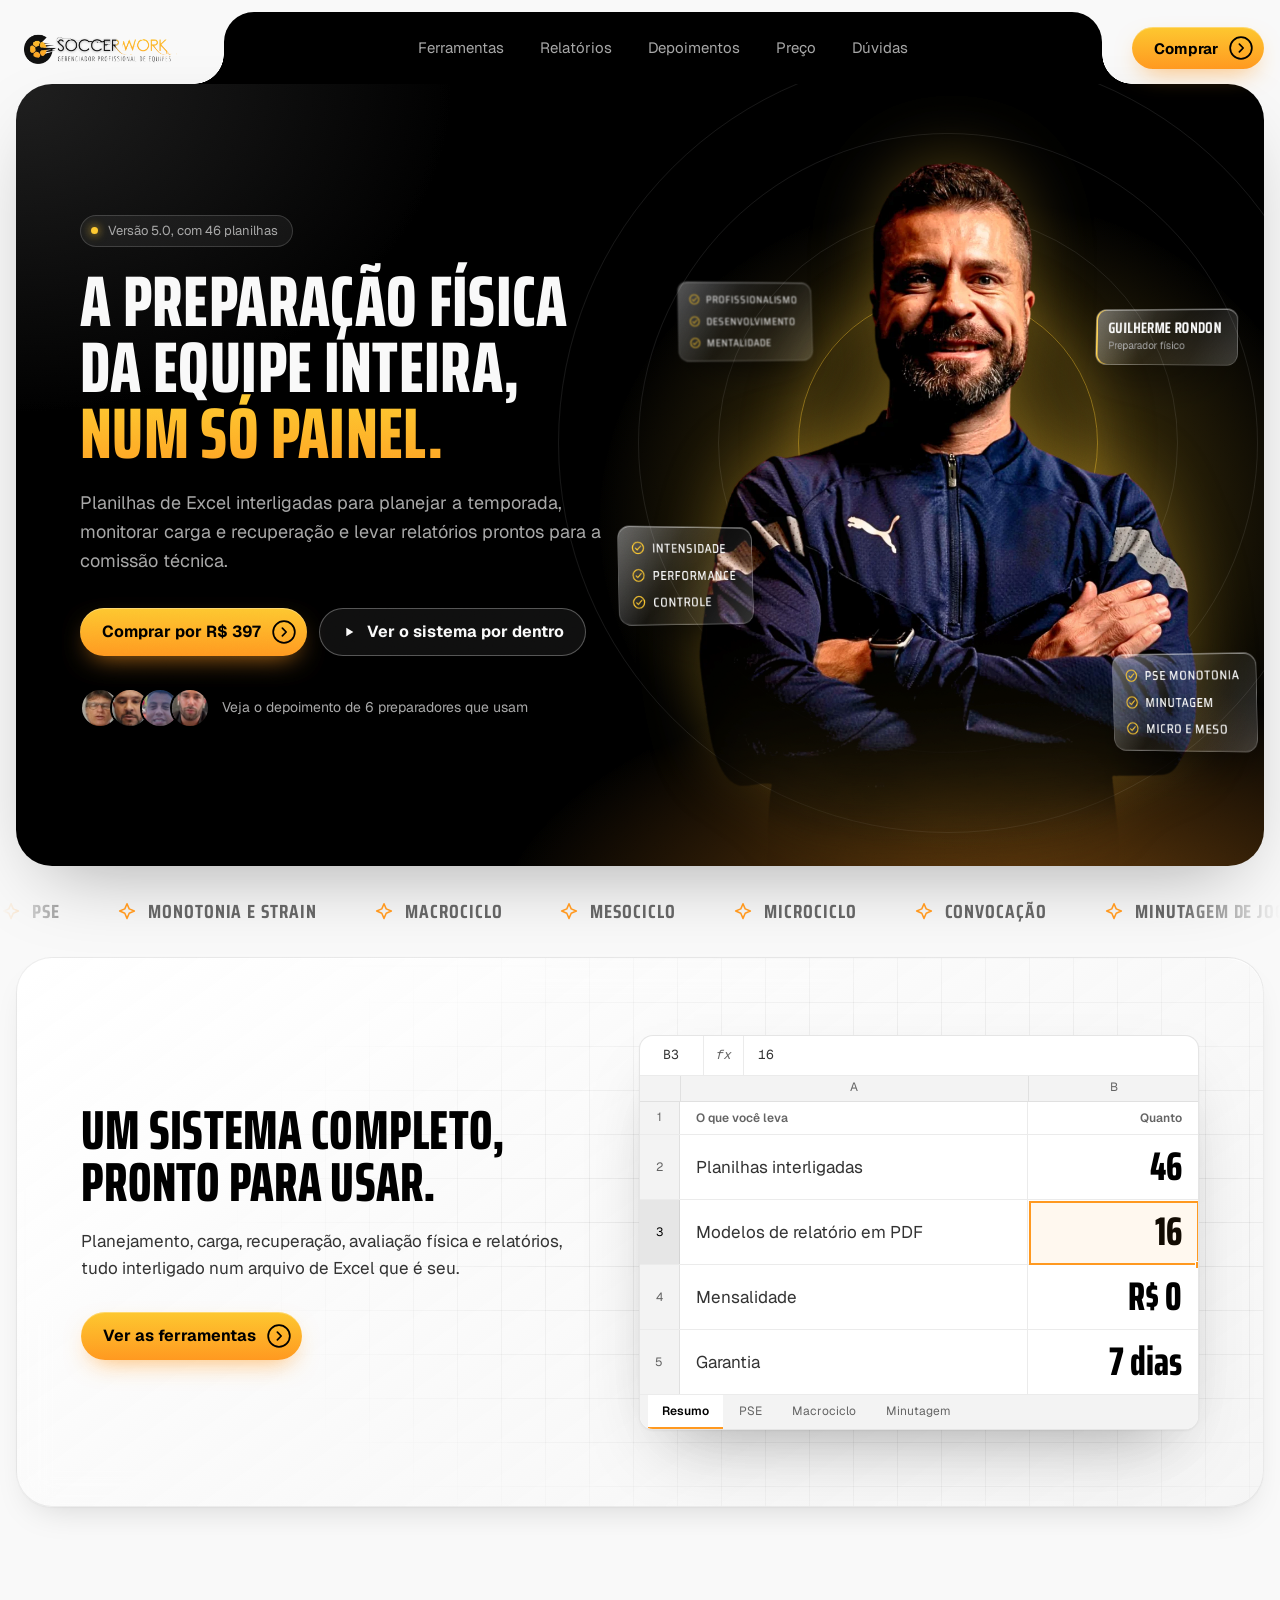
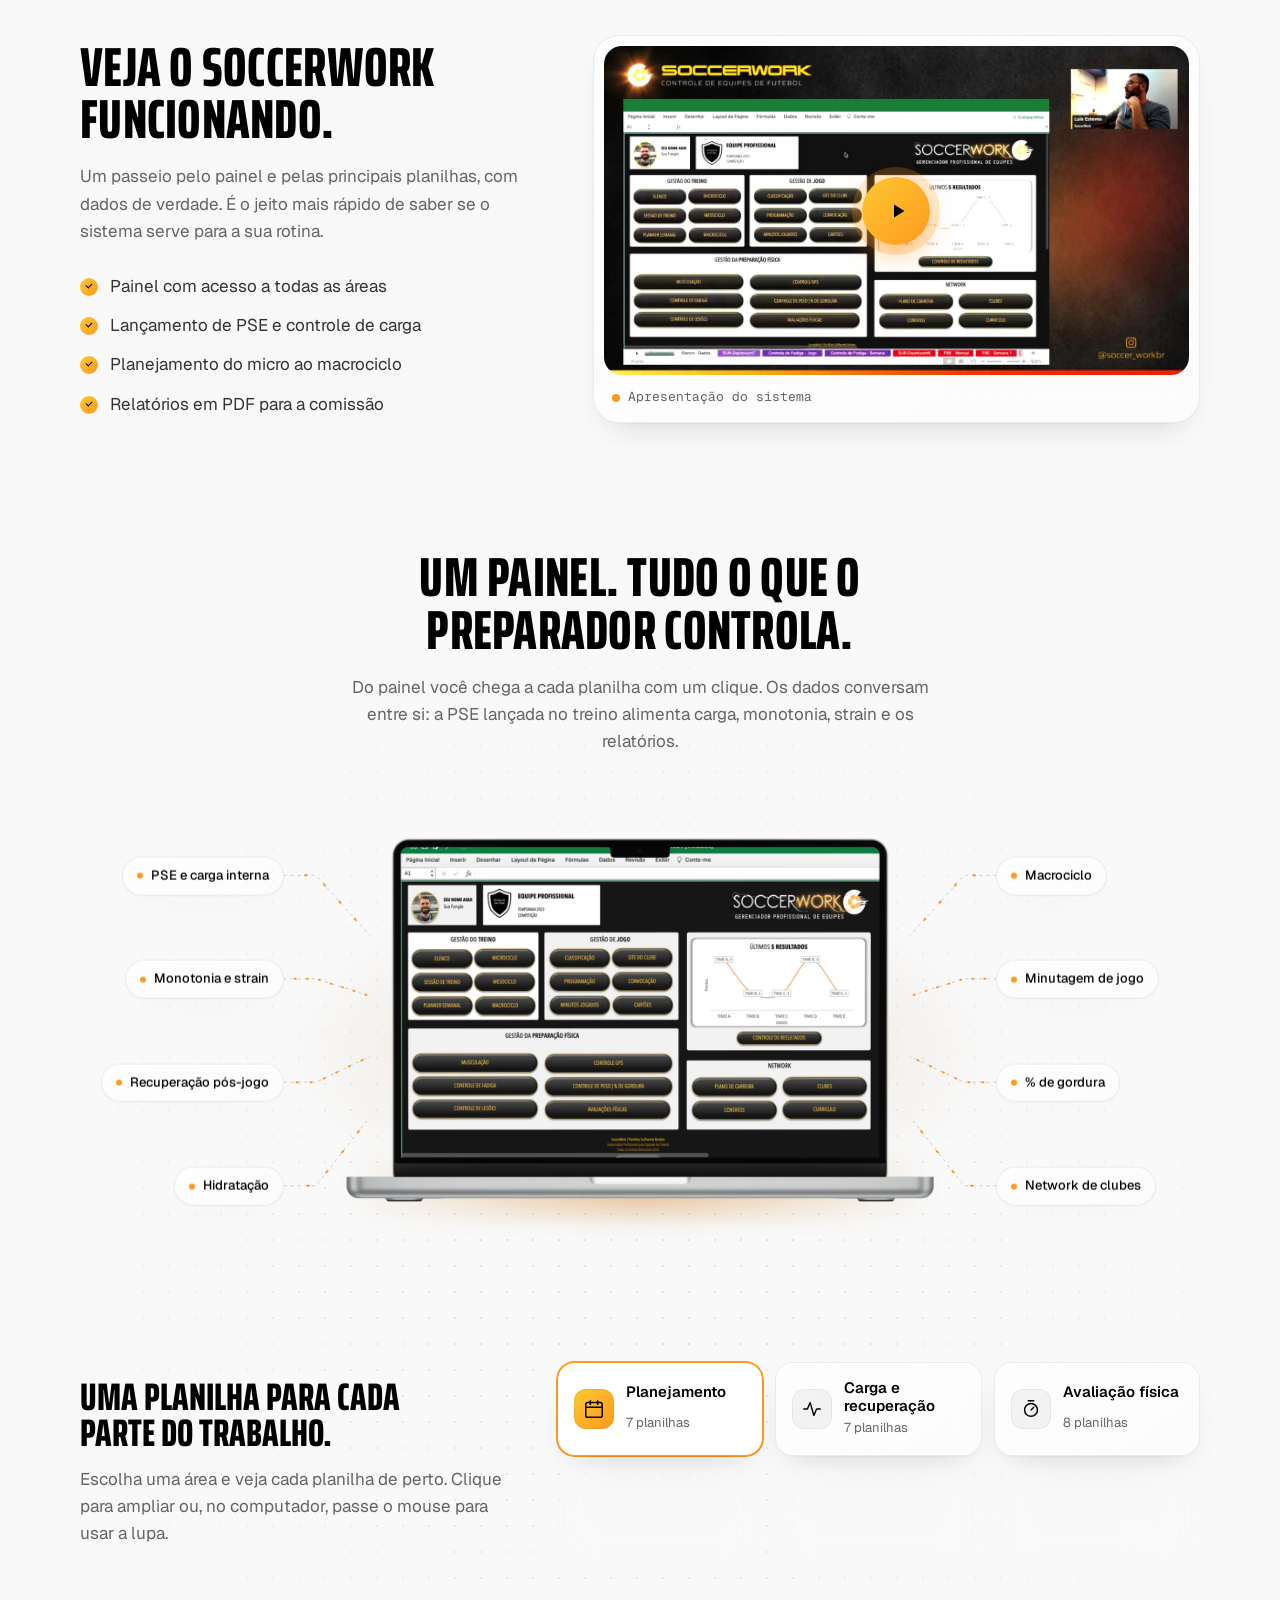
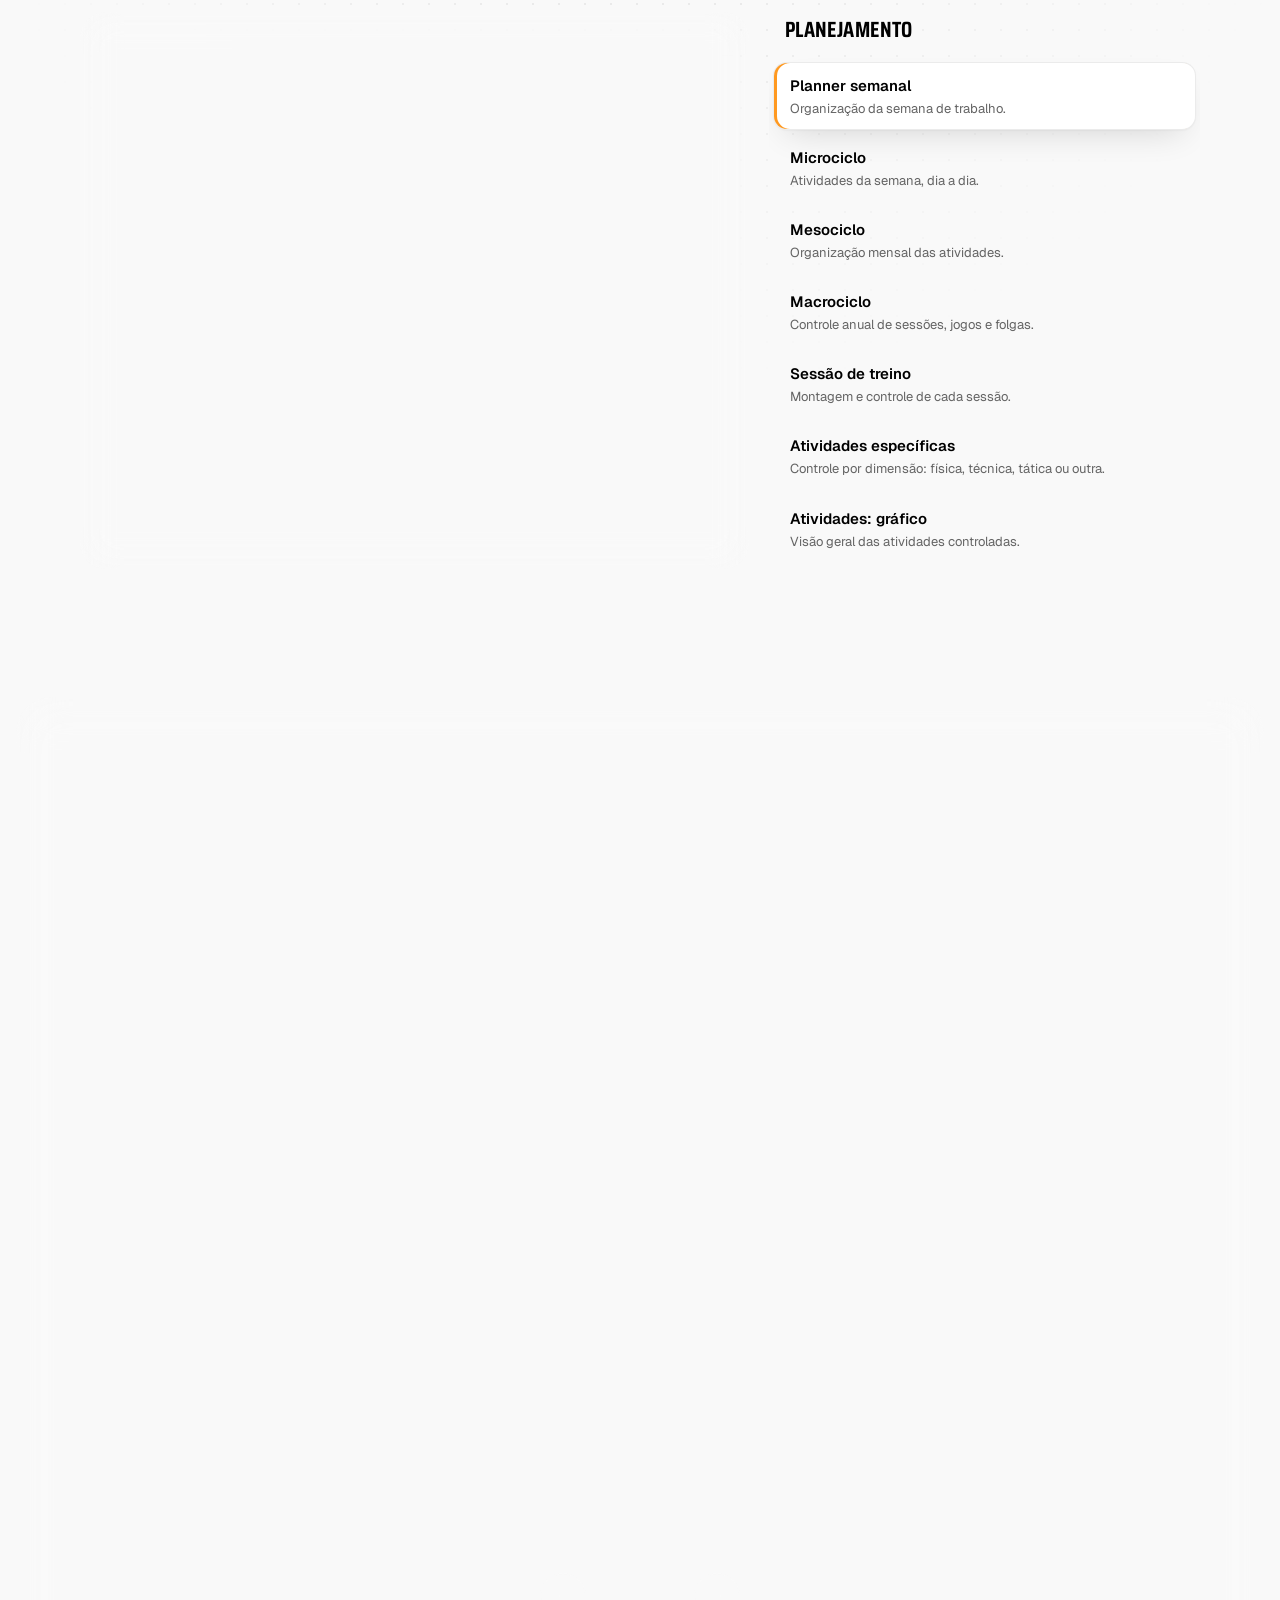
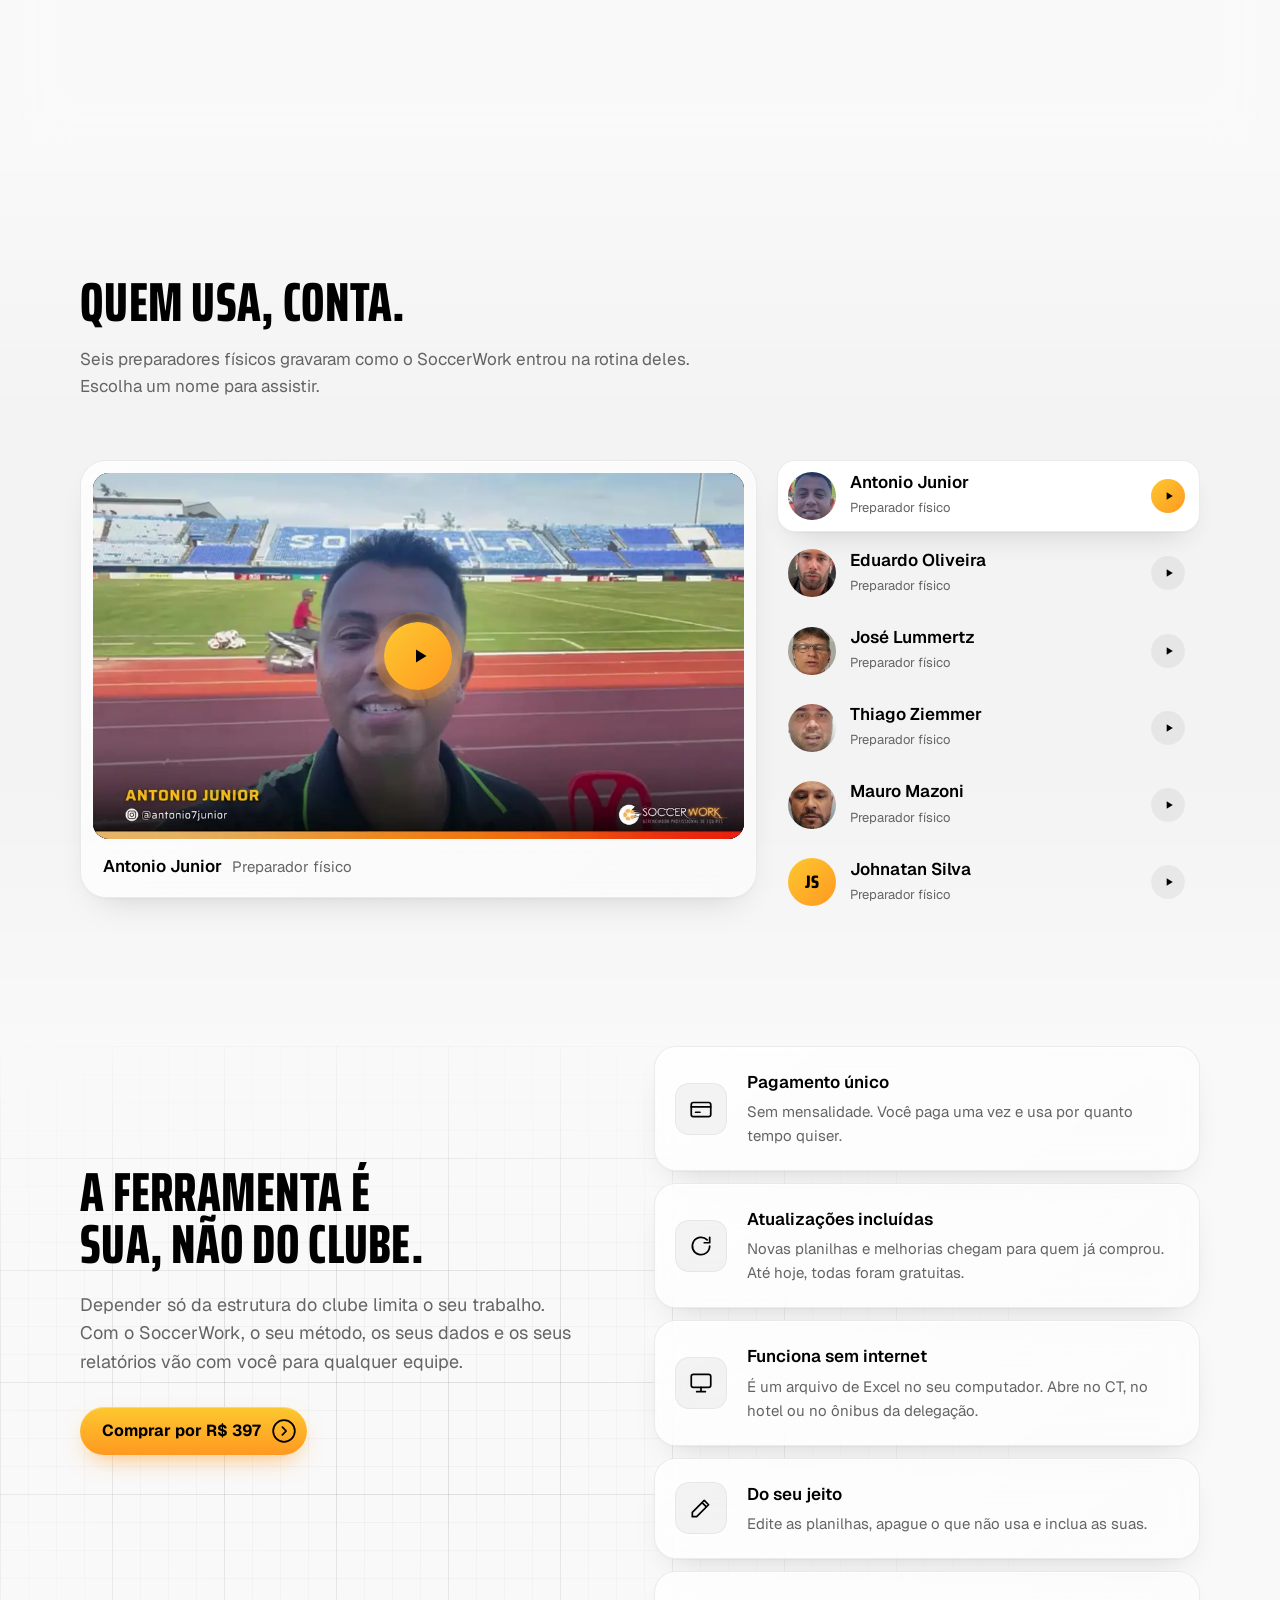
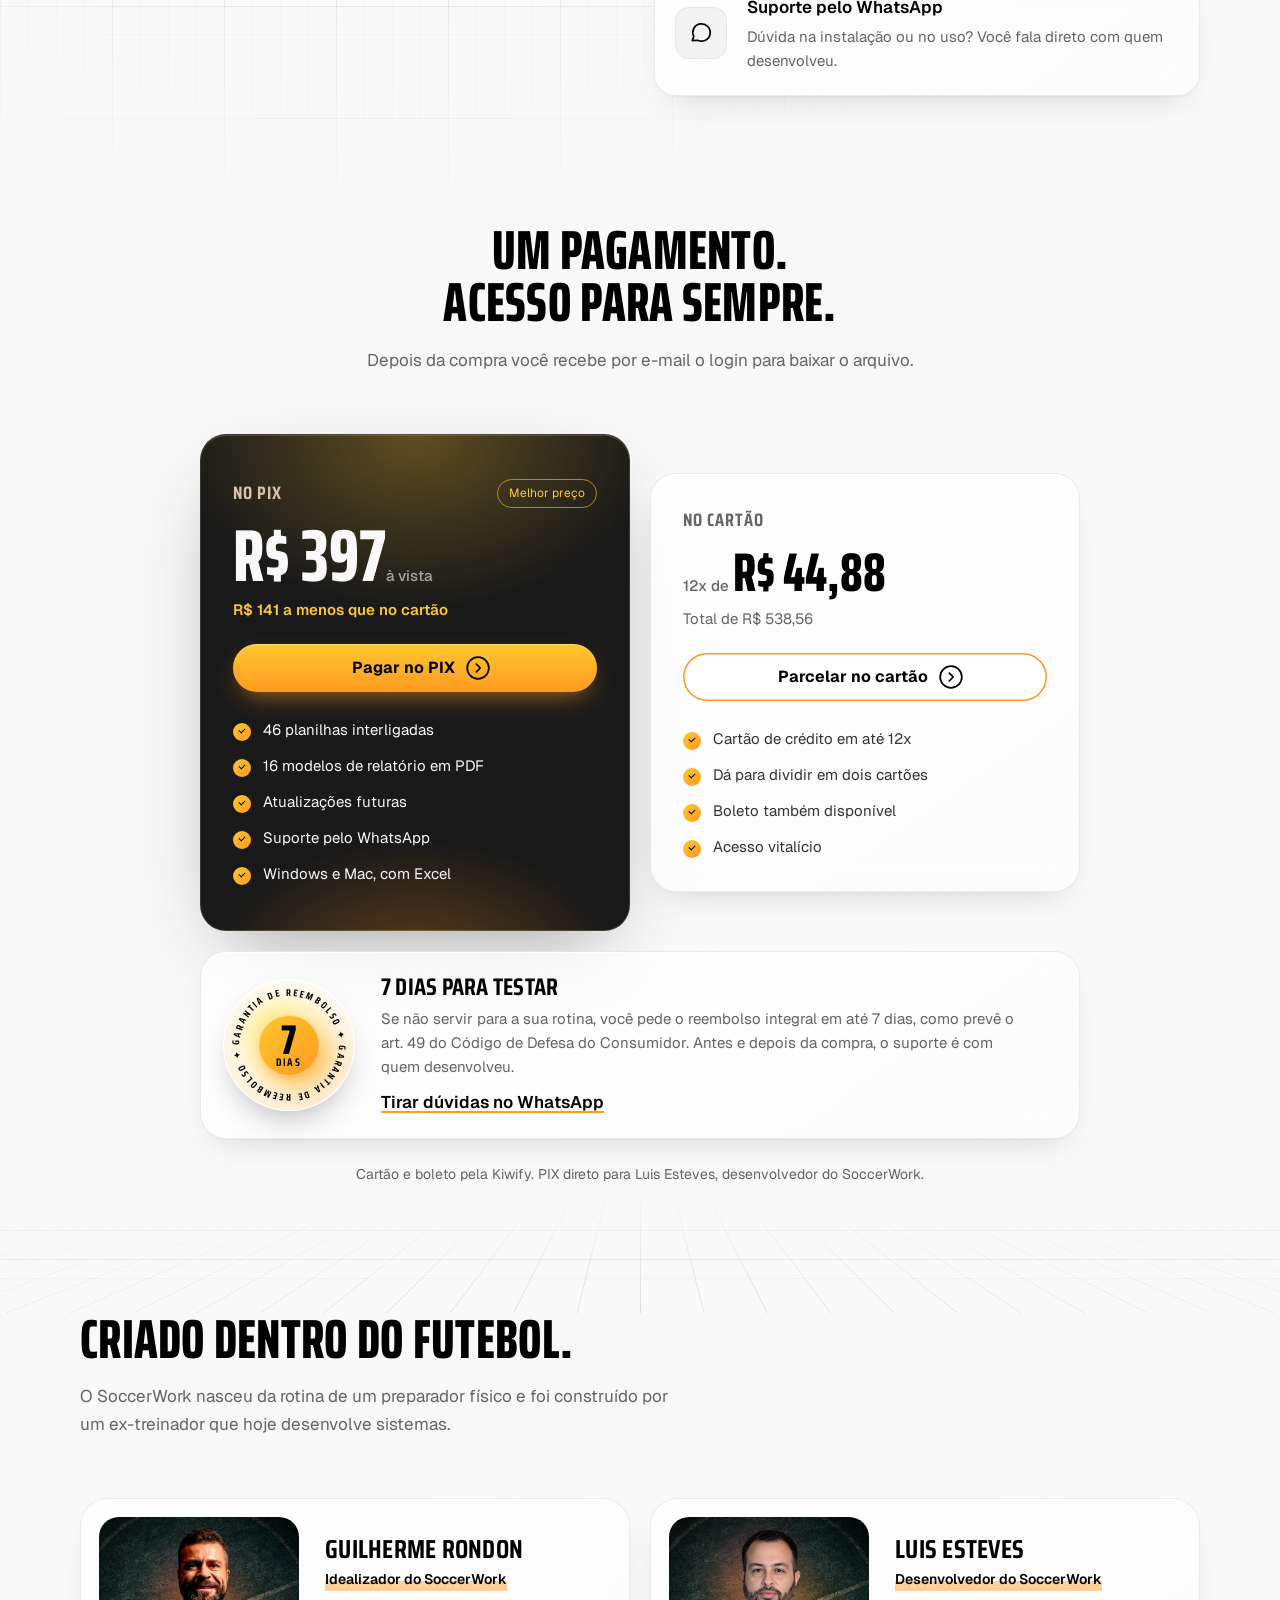
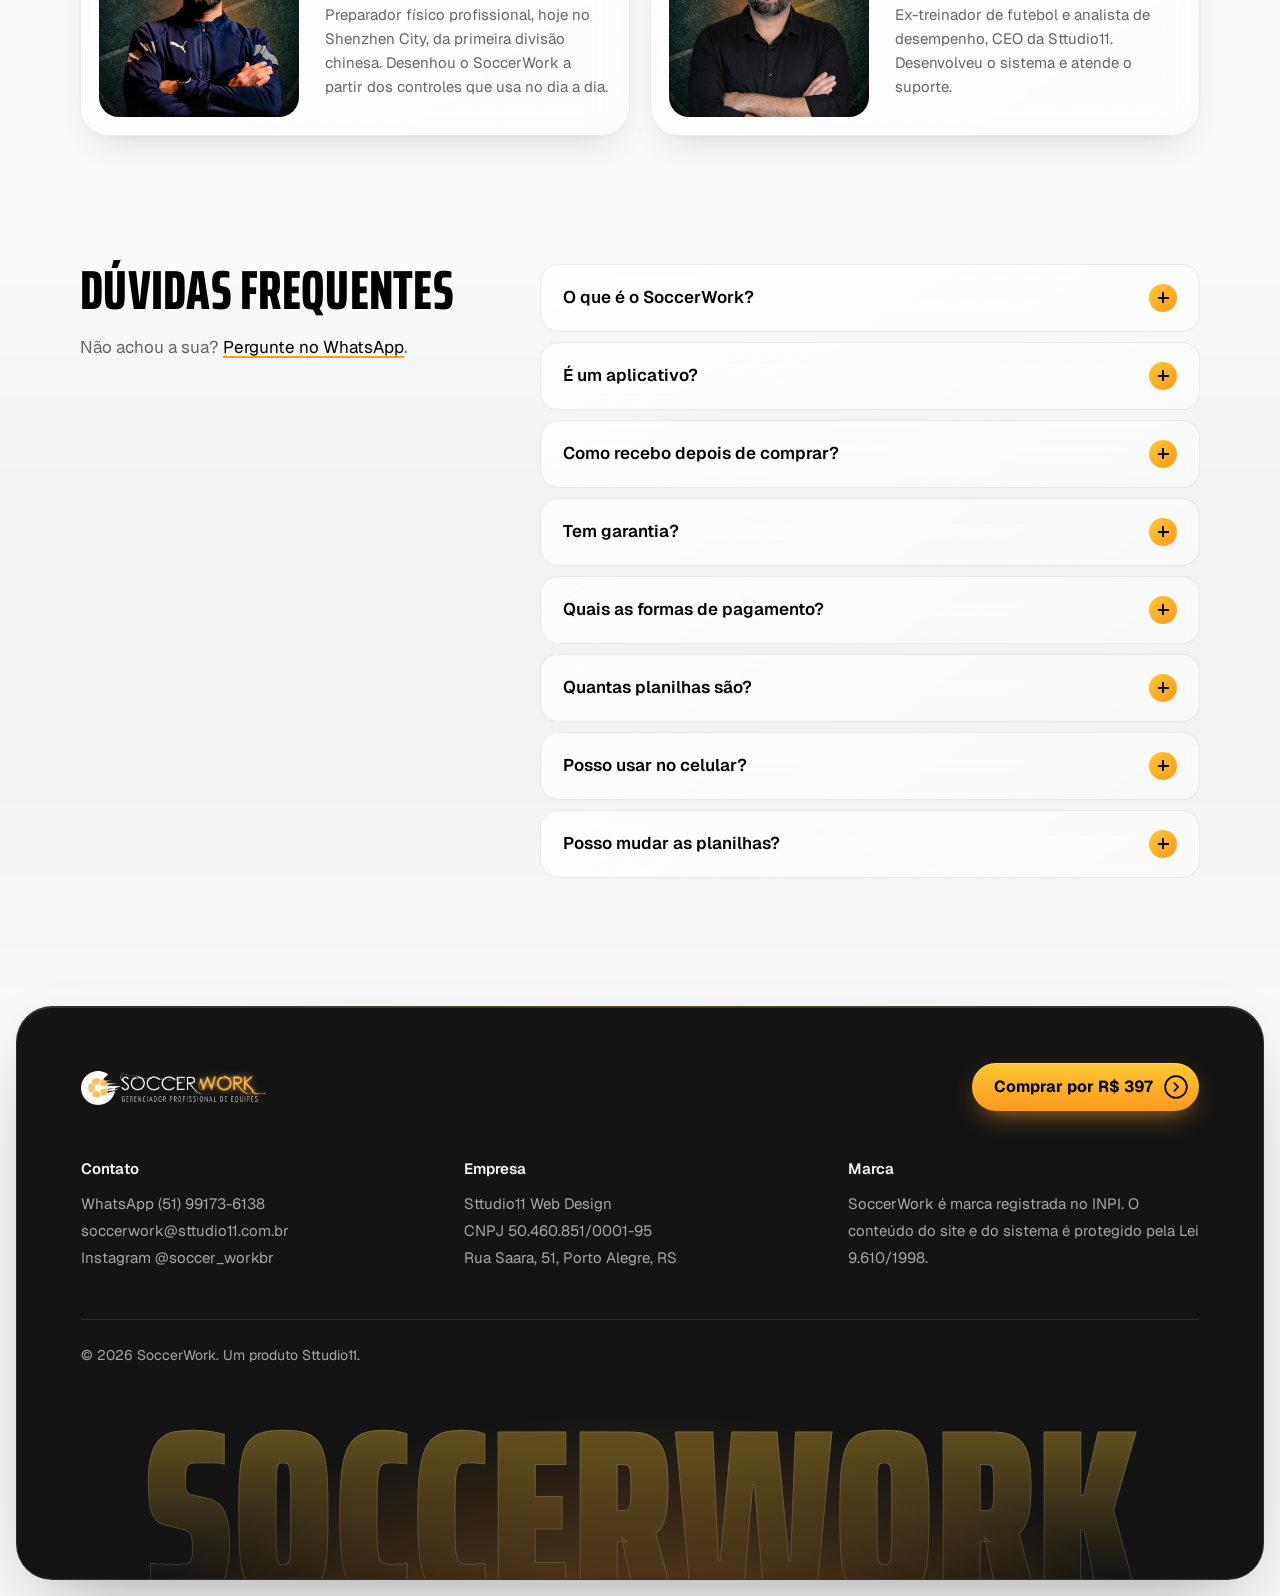
<file: index.html>
<!doctype html>
<html lang="pt-BR">
<head>
<meta charset="utf-8">
<meta name="viewport" content="width=device-width, initial-scale=1">
<title>SoccerWork | Gestão da preparação física no Excel</title>
<meta name="description" content="46 planilhas de Excel interligadas para o preparador físico de futebol planejar a temporada, monitorar carga e recuperação e gerar relatórios em PDF.">
<!-- prévia de link (WhatsApp, Instagram etc.): endereços absolutos no domínio -->
<meta property="og:site_name" content="SoccerWork">
<meta property="og:locale" content="pt_BR">
<meta property="og:type" content="website">
<meta property="og:url" content="https://www.soccerwork.com.br/">
<link rel="canonical" href="https://www.soccerwork.com.br/">
<meta property="og:title" content="SoccerWork | Gestão da preparação física no Excel">
<meta property="og:description" content="46 planilhas interligadas para planejar a temporada, monitorar carga e gerar relatórios em PDF.">
<meta property="og:image" content="https://www.soccerwork.com.br/img/og.jpg?v=2">
<meta property="og:image:type" content="image/jpeg">
<meta property="og:image:width" content="1200">
<meta property="og:image:height" content="630">
<meta property="og:image:alt" content="SoccerWork: a preparação física da equipe inteira num só painel">
<meta name="twitter:card" content="summary_large_image">
<meta name="theme-color" content="#000000">
<link rel="icon" href="favicon.svg" type="image/svg+xml">
<link rel="icon" href="img/icones/favicon-32.png" sizes="32x32" type="image/png">
<link rel="apple-touch-icon" href="img/icones/apple-touch-icon.png">
<link rel="preconnect" href="https://fonts.googleapis.com">
<link rel="preconnect" href="https://fonts.gstatic.com" crossorigin>
<link href="https://fonts.googleapis.com/css2?family=Geist:wght@300..700&family=Geist+Mono:wght@400..600&family=Saira:wdth,wght@50..125,100..900&display=swap" rel="stylesheet">
<link rel="stylesheet" href="css/claro.css?v=202610011500">
<link rel="stylesheet" href="css/vidro.css?v=202610011300">
</head>
<body>

<a class="pular" href="#conteudo">Pular para o conteúdo</a>

<header class="cabecalho">
  <a class="cab-logo" href="#inicio" aria-label="SoccerWork, início"><img src="img/logo-escuro.webp" alt="SoccerWork" width="600" height="118"></a>
  <nav class="cab-nav" aria-label="Seções">
    <a href="#ferramentas">Ferramentas</a>
    <a href="#relatorios">Relatórios</a>
    <a href="#depoimentos">Depoimentos</a>
    <a href="#preco">Preço</a>
    <a href="#duvidas">Dúvidas</a>
  </nav>
  <a class="botao botao-p cab-cta" href="#preco">Comprar <svg viewBox="0 0 24 24" aria-hidden="true"><circle cx="12" cy="12" r="10"/><path d="M10.5 8.5 14 12l-3.5 3.5"/></svg></a>
</header>

<div class="barra-fixa" id="topo" data-limite="620">
  <a href="#inicio" aria-label="SoccerWork, início"><img src="img/logo-escuro.webp" alt="SoccerWork" width="600" height="118"></a>
  <nav aria-label="Seções, atalho">
    <a href="#ferramentas">Ferramentas</a>
    <a href="#relatorios">Relatórios</a>
    <a href="#depoimentos">Depoimentos</a>
    <a href="#preco">Preço</a>
    <a href="#duvidas">Dúvidas</a>
  </nav>
  <a class="botao botao-p" href="#preco">Comprar <svg viewBox="0 0 24 24" aria-hidden="true"><circle cx="12" cy="12" r="10"/><path d="M10.5 8.5 14 12l-3.5 3.5"/></svg></a>
</div>

<main id="conteudo">

  <!-- ================= HERO ================= -->
  <section class="hero-claro" id="inicio">
    <div class="hero-cartao" id="palco">
      <div class="hc-texto">
        <p class="selo"><span class="selo-ponto" aria-hidden="true"></span>Versão 5.0, com 46 planilhas</p>
        <h1>A preparação física da equipe inteira, <span class="destaque">num só painel.</span></h1>
        <p class="hc-sub">Planilhas de Excel interligadas para planejar a temporada, monitorar carga e recuperação e levar relatórios prontos para a comissão técnica.</p>
        <div class="acoes">
          <a class="botao" href="#preco">Comprar por R$ 397 <svg viewBox="0 0 24 24" aria-hidden="true"><circle cx="12" cy="12" r="10"/><path d="M10.5 8.5 14 12l-3.5 3.5"/></svg></a>
          <button class="botao botao-s" type="button" data-video="demo">
            <svg viewBox="0 0 24 24" aria-hidden="true"><path d="M8 5.5v13l10.5-6.5z"/></svg>
            Ver o sistema por dentro
          </button>
        </div>
        <a class="prova" href="#depoimentos">
          <span class="prova-rostos" aria-hidden="true">
            <img src="img/depoimentos/rosto-jose-lummertz.webp" alt="" width="160" height="160">
            <img src="img/depoimentos/rosto-mauro-mazoni.webp" alt="" width="160" height="160">
            <img src="img/depoimentos/rosto-antonio-junior.webp" alt="" width="160" height="160">
            <img src="img/depoimentos/rosto-eduardo-oliveira.webp" alt="" width="160" height="160">
          </span>
          <span>Veja o depoimento de 6 preparadores que usam</span>
        </a>
      </div>

      <div class="hc-foto">
        <div class="aneis" aria-hidden="true"><span style="--d:300px"></span><span style="--d:460px"></span><span style="--d:620px"></span><span style="--d:780px"></span></div>
        <img class="especialista" src="img/especialista.webp" alt="Guilherme Rondon, preparador físico e idealizador do SoccerWork" width="900" height="1270" fetchpriority="high">
        <div class="flutuantes" aria-hidden="true">
          <div class="flut c-esq" style="--l:-16%;--t:50%;--ry:18deg;--rx:4deg;--prof:1.2;--e:.9s;--dur:7s">
            <ul class="vidro rotulo"><li><svg viewBox="0 0 24 24"><circle cx="12" cy="12" r="9"/><path d="M8 12.5l2.7 2.7L16.5 9"/></svg>Intensidade</li><li><svg viewBox="0 0 24 24"><circle cx="12" cy="12" r="9"/><path d="M8 12.5l2.7 2.7L16.5 9"/></svg>Performance</li><li><svg viewBox="0 0 24 24"><circle cx="12" cy="12" r="9"/><path d="M8 12.5l2.7 2.7L16.5 9"/></svg>Controle</li></ul>
          </div>
          <div class="flut longe" style="--l:-4%;--t:14%;--ry:14deg;--rx:5deg;--prof:.4;--s:.8;--e:1.1s;--dur:9s">
            <ul class="vidro rotulo"><li><svg viewBox="0 0 24 24"><circle cx="12" cy="12" r="9"/><path d="M8 12.5l2.7 2.7L16.5 9"/></svg>Profissionalismo</li><li><svg viewBox="0 0 24 24"><circle cx="12" cy="12" r="9"/><path d="M8 12.5l2.7 2.7L16.5 9"/></svg>Desenvolvimento</li><li><svg viewBox="0 0 24 24"><circle cx="12" cy="12" r="9"/><path d="M8 12.5l2.7 2.7L16.5 9"/></svg>Mentalidade</li></ul>
          </div>
          <div class="flut f-nome" style="--r:-8%;--t:20%;--ry:-14deg;--rx:3deg;--prof:.7;--e:1s;--dur:8s">
            <div class="vidro nome-tag"><strong>Guilherme Rondon</strong><span>Preparador físico</span></div>
          </div>
          <div class="flut c-dir" style="--r:-12%;--t:68%;--ry:-18deg;--rx:-4deg;--prof:1.25;--e:1.2s;--dur:6.8s">
            <ul class="vidro rotulo"><li><svg viewBox="0 0 24 24"><circle cx="12" cy="12" r="9"/><path d="M8 12.5l2.7 2.7L16.5 9"/></svg>PSE Monotonia</li><li><svg viewBox="0 0 24 24"><circle cx="12" cy="12" r="9"/><path d="M8 12.5l2.7 2.7L16.5 9"/></svg>Minutagem</li><li><svg viewBox="0 0 24 24"><circle cx="12" cy="12" r="9"/><path d="M8 12.5l2.7 2.7L16.5 9"/></svg>Micro e meso</li></ul>
          </div>
        </div>
      </div>
    </div>
  </section>

  <!-- ================= FAIXA DE ÁREAS ================= -->
  <section class="faixa" aria-label="Áreas do sistema">
    <div class="faixa-trilho"><ul><li><svg viewBox="0 0 24 24" aria-hidden="true"><path d="M12 3l2.4 5.6L20 11l-5.6 2.4L12 19l-2.4-5.6L4 11l5.6-2.4z"/></svg>PSE</li><li><svg viewBox="0 0 24 24" aria-hidden="true"><path d="M12 3l2.4 5.6L20 11l-5.6 2.4L12 19l-2.4-5.6L4 11l5.6-2.4z"/></svg>Monotonia e strain</li><li><svg viewBox="0 0 24 24" aria-hidden="true"><path d="M12 3l2.4 5.6L20 11l-5.6 2.4L12 19l-2.4-5.6L4 11l5.6-2.4z"/></svg>Macrociclo</li><li><svg viewBox="0 0 24 24" aria-hidden="true"><path d="M12 3l2.4 5.6L20 11l-5.6 2.4L12 19l-2.4-5.6L4 11l5.6-2.4z"/></svg>Mesociclo</li><li><svg viewBox="0 0 24 24" aria-hidden="true"><path d="M12 3l2.4 5.6L20 11l-5.6 2.4L12 19l-2.4-5.6L4 11l5.6-2.4z"/></svg>Microciclo</li><li><svg viewBox="0 0 24 24" aria-hidden="true"><path d="M12 3l2.4 5.6L20 11l-5.6 2.4L12 19l-2.4-5.6L4 11l5.6-2.4z"/></svg>Convocação</li><li><svg viewBox="0 0 24 24" aria-hidden="true"><path d="M12 3l2.4 5.6L20 11l-5.6 2.4L12 19l-2.4-5.6L4 11l5.6-2.4z"/></svg>Minutagem de jogo</li><li><svg viewBox="0 0 24 24" aria-hidden="true"><path d="M12 3l2.4 5.6L20 11l-5.6 2.4L12 19l-2.4-5.6L4 11l5.6-2.4z"/></svg>Controle de GPS</li><li><svg viewBox="0 0 24 24" aria-hidden="true"><path d="M12 3l2.4 5.6L20 11l-5.6 2.4L12 19l-2.4-5.6L4 11l5.6-2.4z"/></svg>Hidratação</li><li><svg viewBox="0 0 24 24" aria-hidden="true"><path d="M12 3l2.4 5.6L20 11l-5.6 2.4L12 19l-2.4-5.6L4 11l5.6-2.4z"/></svg>Lesões</li><li><svg viewBox="0 0 24 24" aria-hidden="true"><path d="M12 3l2.4 5.6L20 11l-5.6 2.4L12 19l-2.4-5.6L4 11l5.6-2.4z"/></svg>% de gordura</li><li><svg viewBox="0 0 24 24" aria-hidden="true"><path d="M12 3l2.4 5.6L20 11l-5.6 2.4L12 19l-2.4-5.6L4 11l5.6-2.4z"/></svg>Salto vertical</li><li><svg viewBox="0 0 24 24" aria-hidden="true"><path d="M12 3l2.4 5.6L20 11l-5.6 2.4L12 19l-2.4-5.6L4 11l5.6-2.4z"/></svg>Relatórios em PDF</li></ul><ul aria-hidden="true"><li><svg viewBox="0 0 24 24" aria-hidden="true"><path d="M12 3l2.4 5.6L20 11l-5.6 2.4L12 19l-2.4-5.6L4 11l5.6-2.4z"/></svg>PSE</li><li><svg viewBox="0 0 24 24" aria-hidden="true"><path d="M12 3l2.4 5.6L20 11l-5.6 2.4L12 19l-2.4-5.6L4 11l5.6-2.4z"/></svg>Monotonia e strain</li><li><svg viewBox="0 0 24 24" aria-hidden="true"><path d="M12 3l2.4 5.6L20 11l-5.6 2.4L12 19l-2.4-5.6L4 11l5.6-2.4z"/></svg>Macrociclo</li><li><svg viewBox="0 0 24 24" aria-hidden="true"><path d="M12 3l2.4 5.6L20 11l-5.6 2.4L12 19l-2.4-5.6L4 11l5.6-2.4z"/></svg>Mesociclo</li><li><svg viewBox="0 0 24 24" aria-hidden="true"><path d="M12 3l2.4 5.6L20 11l-5.6 2.4L12 19l-2.4-5.6L4 11l5.6-2.4z"/></svg>Microciclo</li><li><svg viewBox="0 0 24 24" aria-hidden="true"><path d="M12 3l2.4 5.6L20 11l-5.6 2.4L12 19l-2.4-5.6L4 11l5.6-2.4z"/></svg>Convocação</li><li><svg viewBox="0 0 24 24" aria-hidden="true"><path d="M12 3l2.4 5.6L20 11l-5.6 2.4L12 19l-2.4-5.6L4 11l5.6-2.4z"/></svg>Minutagem de jogo</li><li><svg viewBox="0 0 24 24" aria-hidden="true"><path d="M12 3l2.4 5.6L20 11l-5.6 2.4L12 19l-2.4-5.6L4 11l5.6-2.4z"/></svg>Controle de GPS</li><li><svg viewBox="0 0 24 24" aria-hidden="true"><path d="M12 3l2.4 5.6L20 11l-5.6 2.4L12 19l-2.4-5.6L4 11l5.6-2.4z"/></svg>Hidratação</li><li><svg viewBox="0 0 24 24" aria-hidden="true"><path d="M12 3l2.4 5.6L20 11l-5.6 2.4L12 19l-2.4-5.6L4 11l5.6-2.4z"/></svg>Lesões</li><li><svg viewBox="0 0 24 24" aria-hidden="true"><path d="M12 3l2.4 5.6L20 11l-5.6 2.4L12 19l-2.4-5.6L4 11l5.6-2.4z"/></svg>% de gordura</li><li><svg viewBox="0 0 24 24" aria-hidden="true"><path d="M12 3l2.4 5.6L20 11l-5.6 2.4L12 19l-2.4-5.6L4 11l5.6-2.4z"/></svg>Salto vertical</li><li><svg viewBox="0 0 24 24" aria-hidden="true"><path d="M12 3l2.4 5.6L20 11l-5.6 2.4L12 19l-2.4-5.6L4 11l5.6-2.4z"/></svg>Relatórios em PDF</li></ul></div>
  </section>

  <!-- ================= NÚMEROS ================= -->
  <section class="numeros" aria-labelledby="t-numeros">
    <div class="num-cartao">
      <div class="grade-digital" aria-hidden="true"><i class="q" style="--c:15;--r:1;--d:0s"></i><i style="--c:18;--r:3;--d:0.8s"></i><i class="q" style="--c:21;--r:2;--d:1.6s"></i><i style="--c:24;--r:5;--d:2.4s"></i><i style="--c:27;--r:1;--d:3.2s"></i><i class="q" style="--c:19;--r:6;--d:4s"></i><i style="--c:23;--r:8;--d:4.8s"></i><i class="q" style="--c:26;--r:4;--d:0.4s"></i><i style="--c:29;--r:7;--d:1.2s"></i><i style="--c:16;--r:5;--d:2s"></i><i style="--c:22;--r:0;--d:2.8s"></i><i class="q" style="--c:25;--r:7;--d:3.6s"></i><i style="--c:28;--r:3;--d:4.4s"></i><i style="--c:17;--r:8;--d:5.2s"></i><i class="q" style="--c:20;--r:4;--d:5.6s"></i><i style="--c:13;--r:3;--d:1s"></i><i style="--c:11;--r:7;--d:3s"></i><i class="q" style="--c:30;--r:5;--d:2.2s"></i></div>
      <div class="num-texto">
        <h2 id="t-numeros">Um sistema completo, pronto para usar.</h2>
        <p>Planejamento, carga, recuperação, avaliação física e relatórios, tudo interligado num arquivo de Excel que é seu.</p>
        <a class="botao" href="#ferramentas">Ver as ferramentas <svg viewBox="0 0 24 24" aria-hidden="true"><circle cx="12" cy="12" r="10"/><path d="M10.5 8.5 14 12l-3.5 3.5"/></svg></a>
      </div>
      <!-- os números dentro de uma janela de planilha: o cursor de célula percorre as linhas -->
      <div class="planilha" id="planilha">
        <div class="pl-barra" aria-hidden="true">
          <span class="pl-ref" id="pl-ref">B2</span>
          <span class="pl-fx">fx</span>
          <span class="pl-conteudo" id="pl-conteudo">46</span>
        </div>
        <div class="pl-colunas" aria-hidden="true"><span></span><span>A</span><span>B</span></div>
        <dl class="pl-grade">
          <div class="pl-linha pl-titulos" aria-hidden="true"><dt>O que você leva</dt><dd>Quanto</dd></div>
          <div class="pl-linha" data-fx="46"><dt>Planilhas interligadas</dt><dd><span data-contar="46">46</span></dd></div>
          <div class="pl-linha" data-fx="16"><dt>Modelos de relatório em PDF</dt><dd><span data-contar="16">16</span></dd></div>
          <div class="pl-linha" data-fx="R$ 0,00"><dt>Mensalidade</dt><dd>R$ 0</dd></div>
          <div class="pl-linha" data-fx="7 dias"><dt>Garantia</dt><dd><span data-contar="7">7</span> dias</dd></div>
        </dl>
        <span class="pl-cursor" aria-hidden="true"></span>
        <div class="pl-abas" aria-hidden="true"><span class="ativa">Resumo</span><span>PSE</span><span>Macrociclo</span><span>Minutagem</span></div>
      </div>
    </div>
  </section>

  <!-- ================= VÍDEO ================= -->
  <section class="bloco atm-luz-e" id="video">
    <div class="miolo video">
      <div class="video-texto">
        <h2>Veja o SoccerWork funcionando.</h2>
        <p>Um passeio pelo painel e pelas principais planilhas, com dados de verdade. É o jeito mais rápido de saber se o sistema serve para a sua rotina.</p>
        <ul class="checks">
          <li>Painel com acesso a todas as áreas</li>
          <li>Lançamento de PSE e controle de carga</li>
          <li>Planejamento do micro ao macrociclo</li>
          <li>Relatórios em PDF para a comissão</li>
        </ul>
      </div>
      <div class="video-moldura vidro" data-protegido>
        <span class="canto c1"></span><span class="canto c2"></span><span class="canto c3"></span><span class="canto c4"></span>
        <button class="video-capa" type="button" data-video="demo" aria-label="Assistir ao vídeo de apresentação">
          <img src="img/video-capa.webp" alt="" width="1280" height="720" loading="lazy">
          <span class="play" aria-hidden="true"><svg viewBox="0 0 24 24"><path d="M8 5.5v13l10.5-6.5z"/></svg></span>
        </button>
        <p class="video-legenda"><span class="rec" aria-hidden="true"></span>Apresentação do sistema</p>
      </div>
    </div>
  </section>

  <!-- ================= FERRAMENTAS ================= -->
  <section class="bloco atm-grade" id="ferramentas">
    <div class="miolo">
      <div class="cabeca cabeca-centro">
        <h2>Um painel. Tudo o que o preparador controla.</h2>
        <p>Do painel você chega a cada planilha com um clique. Os dados conversam entre si: a PSE lançada no treino alimenta carga, monotonia, strain e os relatórios.</p>
      </div>

      <div class="orbita">
        <svg class="orbita-fios" viewBox="0 0 100 100" preserveAspectRatio="none" aria-hidden="true">
          <g class="fios">
            <path d="M17 14H20L25 28"/><path d="M17 38H20L25 42"/><path d="M17 62H20L25 56"/><path d="M17 86H20L25 70"/>
            <path d="M83 14H80L75 28"/><path d="M83 38H80L75 42"/><path d="M83 62H80L75 56"/><path d="M83 86H80L75 70"/>
          </g>
          <g class="pulsos">
            <path pathLength="100" d="M17 14H20L25 28" style="--d:0s"/><path pathLength="100" d="M83 38H80L75 42" style="--d:.8s"/><path pathLength="100" d="M17 62H20L25 56" style="--d:1.6s"/><path pathLength="100" d="M83 86H80L75 70" style="--d:2.4s"/>
            <path pathLength="100" d="M83 14H80L75 28" style="--d:3.2s"/><path pathLength="100" d="M17 86H20L25 70" style="--d:4s"/><path pathLength="100" d="M83 62H80L75 56" style="--d:4.8s"/><path pathLength="100" d="M17 38H20L25 42" style="--d:5.6s"/>
          </g>
        </svg>
        <ul class="orbita-tags" aria-label="Algumas áreas do sistema">
          <li class="vidro e" style="--y:14%">PSE e carga interna</li>
          <li class="vidro e" style="--y:38%">Monotonia e strain</li>
          <li class="vidro e" style="--y:62%">Recuperação pós-jogo</li>
          <li class="vidro e" style="--y:86%">Hidratação</li>
          <li class="vidro d" style="--y:14%">Macrociclo</li>
          <li class="vidro d" style="--y:38%">Minutagem de jogo</li>
          <li class="vidro d" style="--y:62%">% de gordura</li>
          <li class="vidro d" style="--y:86%">Network de clubes</li>
        </ul>
        <img class="orbita-painel" data-protegido draggable="false" src="img/painel.webp" alt="Painel do SoccerWork aberto no Excel, num notebook" width="1400" height="990" loading="lazy">
      </div>

      <div class="categorias">
        <div class="cat-texto">
          <h3 class="titulo-medio">Uma planilha para cada parte do trabalho.</h3>
          <p>Escolha uma área e veja cada planilha de perto. Clique para ampliar ou, no computador, passe o mouse para usar a lupa.</p>
        </div>
        <div class="cat-grade" role="group" aria-label="Filtrar planilhas por área">
          <button class="cat vidro" type="button" data-filtro="planejamento" data-luz aria-pressed="true">
            <svg viewBox="0 0 24 24" aria-hidden="true"><rect x="3" y="5" width="18" height="16" rx="2"/><path d="M3 10h18M8 3v4M16 3v4"/></svg>
            <strong>Planejamento</strong><span>7 planilhas</span>
          </button>
          <button class="cat vidro" type="button" data-filtro="carga" data-luz aria-pressed="false">
            <svg viewBox="0 0 24 24" aria-hidden="true"><path d="M3 12h4l3-7 4 14 3-7h4"/></svg>
            <strong>Carga e recuperação</strong><span>7 planilhas</span>
          </button>
          <button class="cat vidro" type="button" data-filtro="avaliacao" data-luz aria-pressed="false">
            <svg viewBox="0 0 24 24" aria-hidden="true"><circle cx="12" cy="13" r="7"/><path d="M12 13l3-3M9 3h6"/></svg>
            <strong>Avaliação física</strong><span>8 planilhas</span>
          </button>
          <button class="cat vidro" type="button" data-filtro="elenco" data-luz aria-pressed="false">
            <svg viewBox="0 0 24 24" aria-hidden="true"><circle cx="9" cy="8" r="3.5"/><path d="M2.5 20c.8-3.5 3.3-5.5 6.5-5.5s5.7 2 6.5 5.5M16 4.5a3.5 3.5 0 0 1 0 7M18 14.8c1.9.7 3.1 2.4 3.5 5.2"/></svg>
            <strong>Elenco e jogo</strong><span>3 planilhas</span>
          </button>
          <button class="cat vidro" type="button" data-filtro="carreira" data-luz aria-pressed="false">
            <svg viewBox="0 0 24 24" aria-hidden="true"><path d="M4 19V9l8-5 8 5v10M9 19v-6h6v6"/></svg>
            <strong>Carreira</strong><span>3 planilhas</span>
          </button>
          <button class="cat vidro" type="button" data-filtro="todas" data-luz aria-pressed="false">
            <svg viewBox="0 0 24 24" aria-hidden="true"><rect x="3" y="3" width="7" height="7" rx="1.5"/><rect x="14" y="3" width="7" height="7" rx="1.5"/><rect x="3" y="14" width="7" height="7" rx="1.5"/><rect x="14" y="14" width="7" height="7" rx="1.5"/></svg>
            <strong>Todas as áreas</strong><span>46 planilhas no total</span>
          </button>
        </div>
      </div>

      <div class="vitrine">
        <div class="vit-palco vidro" data-protegido>
          <button class="vit-img" type="button" id="vit-abrir" aria-label="Ampliar a planilha">
            <img id="vit-foto" src="img/ferramentas/f11-planner-semanal.webp" alt="Planilha Planner semanal" width="1000" height="707" draggable="false">
            <span class="vit-lupa" aria-hidden="true"></span>
          </button>
          <div class="vit-legenda">
            <div>
              <strong id="vit-titulo">Planner semanal</strong>
              <span id="vit-desc">Organização da semana de trabalho.</span>
            </div>
            <div class="vit-nav">
              <span class="vit-contador" id="vit-contador">1 de 7</span>
              <div class="setas">
                <button type="button" data-vit="-1" aria-label="Planilha anterior"><svg viewBox="0 0 24 24" aria-hidden="true"><path d="M15 5l-7 7 7 7"/></svg></button>
                <button type="button" data-vit="1" aria-label="Próxima planilha"><svg viewBox="0 0 24 24" aria-hidden="true"><path d="M9 5l7 7-7 7"/></svg></button>
              </div>
            </div>
          </div>
        </div>
        <div class="vit-lado">
          <p class="vit-nome" id="nome-filtro" aria-live="polite">Planejamento</p>
          <ul class="vit-lista" id="ferr" aria-label="Planilhas da área">
          <li data-cat="planejamento"><button type="button" data-src="img/ferramentas/f11-planner-semanal.webp" aria-pressed="false"><strong>Planner semanal</strong><span class="desc">Organização da semana de trabalho.</span></button></li>
          <li data-cat="planejamento"><button type="button" data-src="img/ferramentas/f12-microciclo.webp" aria-pressed="false"><strong>Microciclo</strong><span class="desc">Atividades da semana, dia a dia.</span></button></li>
          <li data-cat="planejamento"><button type="button" data-src="img/ferramentas/f13-mesociclo.webp" aria-pressed="false"><strong>Mesociclo</strong><span class="desc">Organização mensal das atividades.</span></button></li>
          <li data-cat="planejamento"><button type="button" data-src="img/ferramentas/f14-macrociclo.webp" aria-pressed="false"><strong>Macrociclo</strong><span class="desc">Controle anual de sessões, jogos e folgas.</span></button></li>
          <li data-cat="planejamento"><button type="button" data-src="img/ferramentas/f24-sessao-treino.webp" aria-pressed="false"><strong>Sessão de treino</strong><span class="desc">Montagem e controle de cada sessão.</span></button></li>
          <li data-cat="planejamento"><button type="button" data-src="img/ferramentas/f22-atividades-1.webp" aria-pressed="false"><strong>Atividades específicas</strong><span class="desc">Controle por dimensão: física, técnica, tática ou outra.</span></button></li>
          <li data-cat="planejamento"><button type="button" data-src="img/ferramentas/f23-atividades-2.webp" aria-pressed="false"><strong>Atividades: gráfico</strong><span class="desc">Visão geral das atividades controladas.</span></button></li>
          <li data-cat="carga"><button type="button" data-src="img/ferramentas/f07-pse-geral.webp" aria-pressed="false"><strong>Controle geral de PSE</strong><span class="desc">Carga interna, monotonia e strain por semana.</span></button></li>
          <li data-cat="carga"><button type="button" data-src="img/ferramentas/f08-pse-metricas.webp" aria-pressed="false"><strong>Métricas de PSE</strong><span class="desc">Resumo de carga, volume e elenco.</span></button></li>
          <li data-cat="carga"><button type="button" data-src="img/ferramentas/f04-recuperacao-pos-jogo.webp" aria-pressed="false"><strong>Recuperação pós-jogo</strong><span class="desc">Sono, intensidade, estresse e dor muscular.</span></button></li>
          <li data-cat="carga"><button type="button" data-src="img/ferramentas/f05-recuperacao-pos-treino-1.webp" aria-pressed="false"><strong>Recuperação pós-treino</strong><span class="desc">Avaliação subjetiva após cada treino.</span></button></li>
          <li data-cat="carga"><button type="button" data-src="img/ferramentas/f06-recuperacao-pos-treino-2.webp" aria-pressed="false"><strong>Recuperação: gráficos</strong><span class="desc">A evolução do elenco ao longo das semanas.</span></button></li>
          <li data-cat="carga"><button type="button" data-src="img/ferramentas/f09-lesoes.webp" aria-pressed="false"><strong>Lesões e recuperação</strong><span class="desc">Local da lesão e acompanhamento do retorno.</span></button></li>
          <li data-cat="carga"><button type="button" data-src="img/ferramentas/f10-hidratacao.webp" aria-pressed="false"><strong>Hidratação</strong><span class="desc">Controle geral de hidratação.</span></button></li>
          <li data-cat="avaliacao"><button type="button" data-src="img/ferramentas/f16-massa-gordura.webp" aria-pressed="false"><strong>Massa muscular e % de gordura</strong><span class="desc">Protocolo de 4 dobras.</span></button></li>
          <li data-cat="avaliacao"><button type="button" data-src="img/ferramentas/f17-comparativo-1.webp" aria-pressed="false"><strong>Comparativo trimestral</strong><span class="desc">Massa, peso e % de gordura em 3 meses.</span></button></li>
          <li data-cat="avaliacao"><button type="button" data-src="img/ferramentas/f18-comparativo-2.webp" aria-pressed="false"><strong>Comparativo: gráficos</strong><span class="desc">A mesma evolução, jogador por jogador.</span></button></li>
          <li data-cat="avaliacao"><button type="button" data-src="img/ferramentas/f19-peso-mensal.webp" aria-pressed="false"><strong>Peso mensal</strong><span class="desc">Evolução do peso de cada jogador no mês.</span></button></li>
          <li data-cat="avaliacao"><button type="button" data-src="img/ferramentas/f20-peso-semanal.webp" aria-pressed="false"><strong>Peso semanal</strong><span class="desc">Peso antes e depois do treino.</span></button></li>
          <li data-cat="avaliacao"><button type="button" data-src="img/ferramentas/f21-peso-diario.webp" aria-pressed="false"><strong>Peso diário</strong><span class="desc">Antes e depois do treino, em dois turnos.</span></button></li>
          <li data-cat="avaliacao"><button type="button" data-src="img/ferramentas/f25-salto-vertical-1.webp" aria-pressed="false"><strong>Salto vertical</strong><span class="desc">Aplicação e registro do teste.</span></button></li>
          <li data-cat="avaliacao"><button type="button" data-src="img/ferramentas/f26-salto-vertical-2.webp" aria-pressed="false"><strong>Salto vertical: gráficos</strong><span class="desc">Comparativo dos saltos do elenco.</span></button></li>
          <li data-cat="elenco"><button type="button" data-src="img/ferramentas/f02-gestao-elenco.webp" aria-pressed="false"><strong>Gestão de elenco</strong><span class="desc">Dados de cada jogador e campograma de posições.</span></button></li>
          <li data-cat="elenco"><button type="button" data-src="img/ferramentas/f03-controle-posicoes.webp" aria-pressed="false"><strong>Controle de posições</strong><span class="desc">Todas as posições do elenco num só quadro.</span></button></li>
          <li data-cat="elenco"><button type="button" data-src="img/ferramentas/f15-minutagem-jogo.webp" aria-pressed="false"><strong>Minutagem de jogo</strong><span class="desc">Minutos jogados, jogador por jogador.</span></button></li>
          <li data-cat="carreira"><button type="button" data-src="img/ferramentas/f27-carreira.webp" aria-pressed="false"><strong>Planejamento de carreira</strong><span class="desc">Metas e ações para a sua evolução profissional.</span></button></li>
          <li data-cat="carreira"><button type="button" data-src="img/ferramentas/f28-network-profissionais.webp" aria-pressed="false"><strong>Network de profissionais</strong><span class="desc">Cadastro dos contatos que você faz no futebol.</span></button></li>
          <li data-cat="carreira"><button type="button" data-src="img/ferramentas/f29-network-clubes.webp" aria-pressed="false"><strong>Network de clubes</strong><span class="desc">Cadastro de clubes e oportunidades.</span></button></li>
          </ul>
        </div>
      </div>
    </div>
  </section>

  <!-- ================= RELATÓRIOS ================= -->
  <section class="bloco escuro" id="relatorios">
    <div class="miolo">
      <div class="cabeca cabeca-centro">
        <h2>Relatórios em PDF para a comissão e a diretoria.</h2>
        <p>Cada teste e cada controle vira um documento com o escudo do clube, pronto para imprimir ou mandar pelo celular.</p>
      </div>
    </div>
    <div class="coverflow" data-protegido>
      <ul class="cf-trilho" id="cf" aria-label="Modelos de relatório">
        <li><button type="button"><img src="img/relatorios/r01-convocacao.webp" alt="" loading="lazy" draggable="false" width="707" height="1000"></button><strong>Convocação</strong><span>Jogo</span></li>
        <li><button type="button"><img src="img/relatorios/r02-cartoes.webp" alt="" loading="lazy" draggable="false" width="707" height="1000"></button><strong>Controle de cartões</strong><span>Jogo</span></li>
        <li><button type="button"><img src="img/relatorios/r03-cartoes-grafico.webp" alt="" loading="lazy" draggable="false" width="707" height="1000"></button><strong>Cartões: gráficos</strong><span>Jogo</span></li>
        <li><button type="button"><img src="img/relatorios/r11-resultados.webp" alt="" loading="lazy" draggable="false" width="707" height="1000"></button><strong>Resultados</strong><span>Jogo</span></li>
        <li><button type="button"><img src="img/relatorios/r09-gps.webp" alt="" loading="lazy" draggable="false" width="707" height="1000"></button><strong>Controle de GPS</strong><span>Carga</span></li>
        <li><button type="button"><img src="img/relatorios/r13-pse-psr.webp" alt="" loading="lazy" draggable="false" width="707" height="1000"></button><strong>Coleta de PSE e PSR</strong><span>Carga</span></li>
        <li><button type="button"><img src="img/relatorios/r12-ck.webp" alt="" loading="lazy" draggable="false" width="707" height="1000"></button><strong>Controle de CK</strong><span>Carga</span></li>
        <li><button type="button"><img src="img/relatorios/r04-tcar.webp" alt="" loading="lazy" draggable="false" width="707" height="1000"></button><strong>T-CAR</strong><span>Teste</span></li>
        <li><button type="button"><img src="img/relatorios/r14-30-15-ift.webp" alt="" loading="lazy" draggable="false" width="707" height="1000"></button><strong>30-15 IFT</strong><span>Teste</span></li>
        <li><button type="button"><img src="img/relatorios/r10-rast.webp" alt="" loading="lazy" draggable="false" width="707" height="1000"></button><strong>RAST</strong><span>Teste</span></li>
        <li><button type="button"><img src="img/relatorios/r08-limiar-1000m.webp" alt="" loading="lazy" draggable="false" width="707" height="1000"></button><strong>1000 m: limiar anaeróbio</strong><span>Teste</span></li>
        <li><button type="button"><img src="img/relatorios/r07-impulsao.webp" alt="" loading="lazy" draggable="false" width="707" height="1000"></button><strong>Impulsão horizontal</strong><span>Teste</span></li>
        <li><button type="button"><img src="img/relatorios/r05-soccertest-1.webp" alt="" loading="lazy" draggable="false" width="707" height="1000"></button><strong>Soccertest por posição</strong><span>Teste</span></li>
        <li><button type="button"><img src="img/relatorios/r06-soccertest-2.webp" alt="" loading="lazy" draggable="false" width="707" height="1000"></button><strong>Soccertest em lista</strong><span>Teste</span></li>
        <li><button type="button"><img src="img/relatorios/r15-musculacao-1.webp" alt="" loading="lazy" draggable="false" width="707" height="1000"></button><strong>Ficha de musculação</strong><span>Força</span></li>
        <li><button type="button"><img src="img/relatorios/r16-musculacao-2.webp" alt="" loading="lazy" draggable="false" width="707" height="1000"></button><strong>Controle de 1 RM</strong><span>Força</span></li>
      </ul>
    </div>
    <div class="cf-controles">
      <button type="button" data-cf="-1" aria-label="Relatório anterior"><svg viewBox="0 0 24 24" aria-hidden="true"><path d="M15 5l-7 7 7 7"/></svg></button>
      <p class="cf-contador"><span id="cf-atual">1</span> de 16</p>
      <button type="button" data-cf="1" aria-label="Próximo relatório"><svg viewBox="0 0 24 24" aria-hidden="true"><path d="M9 5l7 7-7 7"/></svg></button>
    </div>
  </section>

  <!-- ================= DEPOIMENTOS ================= -->
  <section class="bloco atm-luz-d" id="depoimentos">
    <div class="miolo">
      <div class="cabeca">
        <h2>Quem usa, conta.</h2>
        <p>Seis preparadores físicos gravaram como o SoccerWork entrou na rotina deles. Escolha um nome para assistir.</p>
      </div>
      <div class="depo-vitrine">
        <div class="depo-palco vidro">
          <div class="depo-tela">
            <video id="depo-video" playsinline controls preload="none"></video>
            <button class="depo-capa" id="depo-capa" type="button" aria-label="Assistir ao depoimento de Antonio Junior">
              <img src="img/depoimentos/antonio-junior.webp" alt="" width="960" height="540" loading="lazy">
              <span class="play" aria-hidden="true"><svg viewBox="0 0 24 24"><path d="M8 5.5v13l10.5-6.5z"/></svg></span>
            </button>
          </div>
          <p class="depo-legenda"><strong id="depo-nome">Antonio Junior</strong><span>Preparador físico</span></p>
        </div>
        <ul class="depo-lista" aria-label="Depoimentos em vídeo">
          <li><button type="button" data-depo="antonio" data-capa="img/depoimentos/antonio-junior.webp" aria-pressed="true"><img src="img/depoimentos/rosto-antonio-junior.webp" alt="" width="160" height="160" loading="lazy"><span><strong>Antonio Junior</strong><small>Preparador físico</small></span><svg class="depo-ic" viewBox="0 0 24 24" aria-hidden="true"><path d="M8 5.5v13l10.5-6.5z"/></svg></button></li>
          <li><button type="button" data-depo="eduardo" data-capa="img/depoimentos/eduardo-oliveira.webp" aria-pressed="false"><img src="img/depoimentos/rosto-eduardo-oliveira.webp" alt="" width="160" height="160" loading="lazy"><span><strong>Eduardo Oliveira</strong><small>Preparador físico</small></span><svg class="depo-ic" viewBox="0 0 24 24" aria-hidden="true"><path d="M8 5.5v13l10.5-6.5z"/></svg></button></li>
          <li><button type="button" data-depo="jose" data-capa="img/depoimentos/jose-lummertz.webp" aria-pressed="false"><img src="img/depoimentos/rosto-jose-lummertz.webp" alt="" width="160" height="160" loading="lazy"><span><strong>José Lummertz</strong><small>Preparador físico</small></span><svg class="depo-ic" viewBox="0 0 24 24" aria-hidden="true"><path d="M8 5.5v13l10.5-6.5z"/></svg></button></li>
          <li><button type="button" data-depo="thiago" data-capa="img/depoimentos/thiago-ziemmer.webp" aria-pressed="false"><img src="img/depoimentos/rosto-thiago-ziemmer.webp" alt="" width="160" height="160" loading="lazy"><span><strong>Thiago Ziemmer</strong><small>Preparador físico</small></span><svg class="depo-ic" viewBox="0 0 24 24" aria-hidden="true"><path d="M8 5.5v13l10.5-6.5z"/></svg></button></li>
          <li><button type="button" data-depo="mauro" data-capa="img/depoimentos/mauro-mazoni.webp" aria-pressed="false"><img src="img/depoimentos/rosto-mauro-mazoni.webp" alt="" width="160" height="160" loading="lazy"><span><strong>Mauro Mazoni</strong><small>Preparador físico</small></span><svg class="depo-ic" viewBox="0 0 24 24" aria-hidden="true"><path d="M8 5.5v13l10.5-6.5z"/></svg></button></li>
          <li><button type="button" data-depo="johnatan" data-capa="img/depoimentos/johnatan-silva.webp" aria-pressed="false"><span class="depo-iniciais">JS</span><span><strong>Johnatan Silva</strong><small>Preparador físico</small></span><svg class="depo-ic" viewBox="0 0 24 24" aria-hidden="true"><path d="M8 5.5v13l10.5-6.5z"/></svg></button></li>
        </ul>
      </div>
    </div>
  </section>

  <!-- ================= DIFERENCIAIS ================= -->
  <section class="bloco atm-linhas">
    <div class="miolo diferenciais">
      <div class="dif-texto">
        <h2>A ferramenta é sua, não do clube.</h2>
        <p>Depender só da estrutura do clube limita o seu trabalho. Com o SoccerWork, o seu método, os seus dados e os seus relatórios vão com você para qualquer equipe.</p>
        <a class="botao" href="#preco">Comprar por R$ 397 <svg viewBox="0 0 24 24" aria-hidden="true"><circle cx="12" cy="12" r="10"/><path d="M10.5 8.5 14 12l-3.5 3.5"/></svg></a>
      </div>
      <ul class="dif-lista">
        <li class="vidro" data-luz>
          <svg viewBox="0 0 24 24" aria-hidden="true"><rect x="3" y="6" width="18" height="13" rx="2"/><path d="M3 10h18M7 15h4"/></svg>
          <div><strong>Pagamento único</strong><p>Sem mensalidade. Você paga uma vez e usa por quanto tempo quiser.</p></div>
        </li>
        <li class="vidro" data-luz>
          <svg viewBox="0 0 24 24" aria-hidden="true"><path d="M20 12a8 8 0 1 1-2.3-5.6M20 4v5h-5"/></svg>
          <div><strong>Atualizações incluídas</strong><p>Novas planilhas e melhorias chegam para quem já comprou. Até hoje, todas foram gratuitas.</p></div>
        </li>
        <li class="vidro" data-luz>
          <svg viewBox="0 0 24 24" aria-hidden="true"><rect x="3" y="4" width="18" height="12" rx="2"/><path d="M8 20h8M12 16v4"/></svg>
          <div><strong>Funciona sem internet</strong><p>É um arquivo de Excel no seu computador. Abre no CT, no hotel ou no ônibus da delegação.</p></div>
        </li>
        <li class="vidro" data-luz>
          <svg viewBox="0 0 24 24" aria-hidden="true"><path d="M4 20h4L19 9l-4-4L4 16v4zM13 7l4 4"/></svg>
          <div><strong>Do seu jeito</strong><p>Edite as planilhas, apague o que não usa e inclua as suas.</p></div>
        </li>
        <li class="vidro" data-luz>
          <svg viewBox="0 0 24 24" aria-hidden="true"><path d="M4 19l1.3-3.9A8 8 0 1 1 8.9 18.7L4 19z"/></svg>
          <div><strong>Suporte pelo WhatsApp</strong><p>Dúvida na instalação ou no uso? Você fala direto com quem desenvolveu.</p></div>
        </li>
      </ul>
    </div>
  </section>

  <!-- ================= PREÇO ================= -->
  <section class="bloco" id="preco">
    <div class="piso-digital" aria-hidden="true"></div>
    <div class="miolo">
      <div class="cabeca cabeca-centro">
        <h2>Um pagamento. Acesso para sempre.</h2>
        <p>Depois da compra você recebe por e-mail o login para baixar o arquivo.</p>
      </div>
      <div class="planos">
        <article class="plano plano-destaque">
          <div class="plano-topo"><p class="plano-nome">No PIX</p><span class="plano-selo">Melhor preço</span></div>
          <p class="plano-valor">R$ 397<small>à vista</small></p>
          <p class="plano-conta">R$ 141 a menos que no cartão</p>
          <a class="botao" href="pix.html">Pagar no PIX <svg viewBox="0 0 24 24" aria-hidden="true"><circle cx="12" cy="12" r="10"/><path d="M10.5 8.5 14 12l-3.5 3.5"/></svg></a>
          <ul class="checks">
            <li>46 planilhas interligadas</li>
            <li>16 modelos de relatório em PDF</li>
            <li>Atualizações futuras</li>
            <li>Suporte pelo WhatsApp</li>
            <li>Windows e Mac, com Excel</li>
          </ul>
        </article>
        <article class="plano">
          <p class="plano-nome">No cartão</p>
          <p class="plano-valor"><small>12x de</small>R$ 44,88</p>
          <p class="plano-conta">Total de R$ 538,56</p>
          <a class="botao botao-contorno" href="https://pay.kiwify.com.br/DZnyXJZ" rel="noopener">Parcelar no cartão <svg viewBox="0 0 24 24" aria-hidden="true"><circle cx="12" cy="12" r="10"/><path d="M10.5 8.5 14 12l-3.5 3.5"/></svg></a>
          <ul class="checks">
            <li>Cartão de crédito em até 12x</li>
            <li>Dá para dividir em dois cartões</li>
            <li>Boleto também disponível</li>
            <li>Acesso vitalício</li>
          </ul>
        </article>
      </div>

      <div class="garantia">
        <!-- selo: anel de texto girando sobre um disco de vidro -->
        <div class="garantia-marca" aria-hidden="true">
          <span class="gs-luz"></span>
          <div class="garantia-selo">
            <svg class="gs-anel" viewBox="0 0 200 200">
              <defs><path id="giro" d="M100 100m-76 0a76 76 0 1 1 152 0a76 76 0 1 1-152 0"/></defs>
              <text class="gs-giro"><textPath href="#giro" textLength="470" lengthAdjust="spacing">GARANTIA DE REEMBOLSO ✦ GARANTIA DE REEMBOLSO ✦</textPath></text>
            </svg>
            <span class="gs-centro"><b>7</b>dias</span>
          </div>
        </div>
        <div class="garantia-texto">
          <h3>7 dias para testar</h3>
          <p>Se não servir para a sua rotina, você pede o reembolso integral em até 7 dias, como prevê o art. 49 do Código de Defesa do Consumidor. Antes e depois da compra, o suporte é com quem desenvolveu.</p>
          <a href="https://wa.me/555191736138" rel="noopener">Tirar dúvidas no WhatsApp</a>
        </div>
      </div>
      <p class="oferta-nota">Cartão e boleto pela Kiwify. PIX direto para Luis Esteves, desenvolvedor do SoccerWork.</p>
    </div>
  </section>

  <!-- ================= QUEM CRIOU ================= -->
  <section class="bloco atm-luz-e">
    <div class="miolo">
      <div class="cabeca">
        <h2>Criado dentro do futebol.</h2>
        <p>O SoccerWork nasceu da rotina de um preparador físico e foi construído por um ex-treinador que hoje desenvolve sistemas.</p>
      </div>
      <div class="quem-grade">
        <article class="pessoa vidro" data-luz>
          <img class="pessoa-foto" src="img/equipe/guilherme.webp?v=2" alt="Guilherme Rondon, de braços cruzados, com agasalho de treino, sobre um fundo de gramado escuro" width="560" height="560" loading="lazy">
          <div>
            <h3>Guilherme Rondon</h3>
            <p class="pessoa-cargo">Idealizador do SoccerWork</p>
            <p>Preparador físico profissional, hoje no Shenzhen City, da primeira divisão chinesa. Desenhou o SoccerWork a partir dos controles que usa no dia a dia.</p>
          </div>
        </article>
        <article class="pessoa vidro" data-luz>
          <img class="pessoa-foto" src="img/equipe/luis.webp?v=2" alt="Luis Esteves, de braços cruzados, com camisa preta, sobre um fundo de gramado escuro" width="560" height="560" loading="lazy">
          <div>
            <h3>Luis Esteves</h3>
            <p class="pessoa-cargo">Desenvolvedor do SoccerWork</p>
            <p>Ex-treinador de futebol e analista de desempenho, CEO da Sttudio11. Desenvolveu o sistema e atende o suporte.</p>
          </div>
        </article>
      </div>
    </div>
  </section>

  <!-- ================= DÚVIDAS ================= -->
  <section class="bloco atm-grade" id="duvidas">
    <div class="miolo duvidas">
      <div class="cabeca">
        <h2>Dúvidas frequentes</h2>
        <p>Não achou a sua? <a href="https://wa.me/555191736138" rel="noopener">Pergunte no WhatsApp</a>.</p>
      </div>
      <div class="faq">
        <details class="vidro">
          <summary>O que é o SoccerWork?</summary>
          <p>Um sistema de 46 planilhas de Excel interligadas para gerenciar a preparação física de uma equipe de futebol. Funciona no Windows e no Mac, desde que o Excel esteja instalado. Recomendamos a versão mais recente do Excel.</p>
        </details>
        <details class="vidro">
          <summary>É um aplicativo?</summary>
          <p>Não. É um arquivo de Excel que fica no seu computador. Por isso funciona sem internet e você pode editar tudo.</p>
        </details>
        <details class="vidro">
          <summary>Como recebo depois de comprar?</summary>
          <p>Você recebe um e-mail da plataforma de pagamento com o login para baixar o arquivo. Se não chegar, chame no WhatsApp <a href="https://wa.me/555191736138" rel="noopener">(51) 99173-6138</a> ou escreva para <a href="mailto:soccerwork@sttudio11.com.br">soccerwork@sttudio11.com.br</a>.</p>
        </details>
        <details class="vidro">
          <summary>Tem garantia?</summary>
          <p>Sim, 7 dias. Se não servir para você, devolvemos o valor. Antes de pedir o reembolso, fale com o suporte: a maioria das dúvidas se resolve rápido.</p>
        </details>
        <details class="vidro">
          <summary>Quais as formas de pagamento?</summary>
          <p>PIX (R$ 397), cartão de crédito em até 12x de R$ 44,88 ou boleto. No cartão, dá para dividir o valor em dois cartões.</p>
        </details>
        <details class="vidro">
          <summary>Quantas planilhas são?</summary>
          <p>46 na versão 5.0. O número cresce a cada atualização.</p>
        </details>
        <details class="vidro">
          <summary>Posso usar no celular?</summary>
          <p>Abre, mas não recomendamos: o Excel não se adapta à tela pequena e os botões do painel ficam difíceis de tocar. Tablets têm o mesmo problema. Use no computador e mande os PDFs pelo celular.</p>
        </details>
        <details class="vidro">
          <summary>Posso mudar as planilhas?</summary>
          <p>Sim. Dá para editar, excluir e incluir planilhas suas.</p>
        </details>
      </div>
    </div>
  </section>

</main>

<footer class="rodape-claro">
  <div class="rodape-cartao">
    <div class="rodape-topo">
      <img src="img/logo.webp" alt="SoccerWork" width="600" height="118" loading="lazy">
      <a class="botao" href="#preco">Comprar por R$ 397 <svg viewBox="0 0 24 24" aria-hidden="true"><circle cx="12" cy="12" r="10"/><path d="M10.5 8.5 14 12l-3.5 3.5"/></svg></a>
    </div>
    <div class="rodape-cols">
      <div>
        <h3>Contato</h3>
        <a href="https://wa.me/555191736138" rel="noopener">WhatsApp (51) 99173-6138</a>
        <a href="mailto:soccerwork@sttudio11.com.br">soccerwork@sttudio11.com.br</a>
        <a href="https://www.instagram.com/soccer_workbr" rel="noopener">Instagram @soccer_workbr</a>
      </div>
      <div>
        <h3>Empresa</h3>
        <p>Sttudio11 Web Design<br>CNPJ 50.460.851/0001-95<br>Rua Saara, 51, Porto Alegre, RS</p>
      </div>
      <div>
        <h3>Marca</h3>
        <p>SoccerWork é marca registrada no INPI. O conteúdo do site e do sistema é protegido pela Lei 9.610/1998.</p>
      </div>
    </div>
    <p class="rodape-base">© <span data-ano>2026</span> SoccerWork. Um produto Sttudio11.</p>
  
    <p class="rodape-marca" aria-hidden="true">SOCCERWORK</p>
  </div>
</footer>

<!-- visualizador de imagens -->
<dialog class="lightbox" id="lightbox" aria-label="Imagem ampliada">
  <button class="fechar" type="button" data-fechar aria-label="Fechar"><svg viewBox="0 0 24 24" aria-hidden="true"><path d="M6 6l12 12M18 6L6 18"/></svg></button>
  <figure data-protegido>
    <img alt="" draggable="false">
    <figcaption><strong></strong><span></span></figcaption>
  </figure>
  <button class="lb-seta lb-ant" type="button" data-lb="-1" aria-label="Anterior"><svg viewBox="0 0 24 24" aria-hidden="true"><path d="M15 5l-7 7 7 7"/></svg></button>
  <button class="lb-seta lb-prox" type="button" data-lb="1" aria-label="Próxima"><svg viewBox="0 0 24 24" aria-hidden="true"><path d="M9 5l7 7-7 7"/></svg></button>
</dialog>

<!-- player de vídeo -->
<dialog class="player" id="player" aria-label="Vídeo">
  <button class="fechar" type="button" data-fechar aria-label="Fechar"><svg viewBox="0 0 24 24" aria-hidden="true"><path d="M6 6l12 12M18 6L6 18"/></svg></button>
  <video controls playsinline preload="none"></video>
</dialog>

<script src="js/site.js?v=202610011530" defer></script>
</body>
</html>
</file>
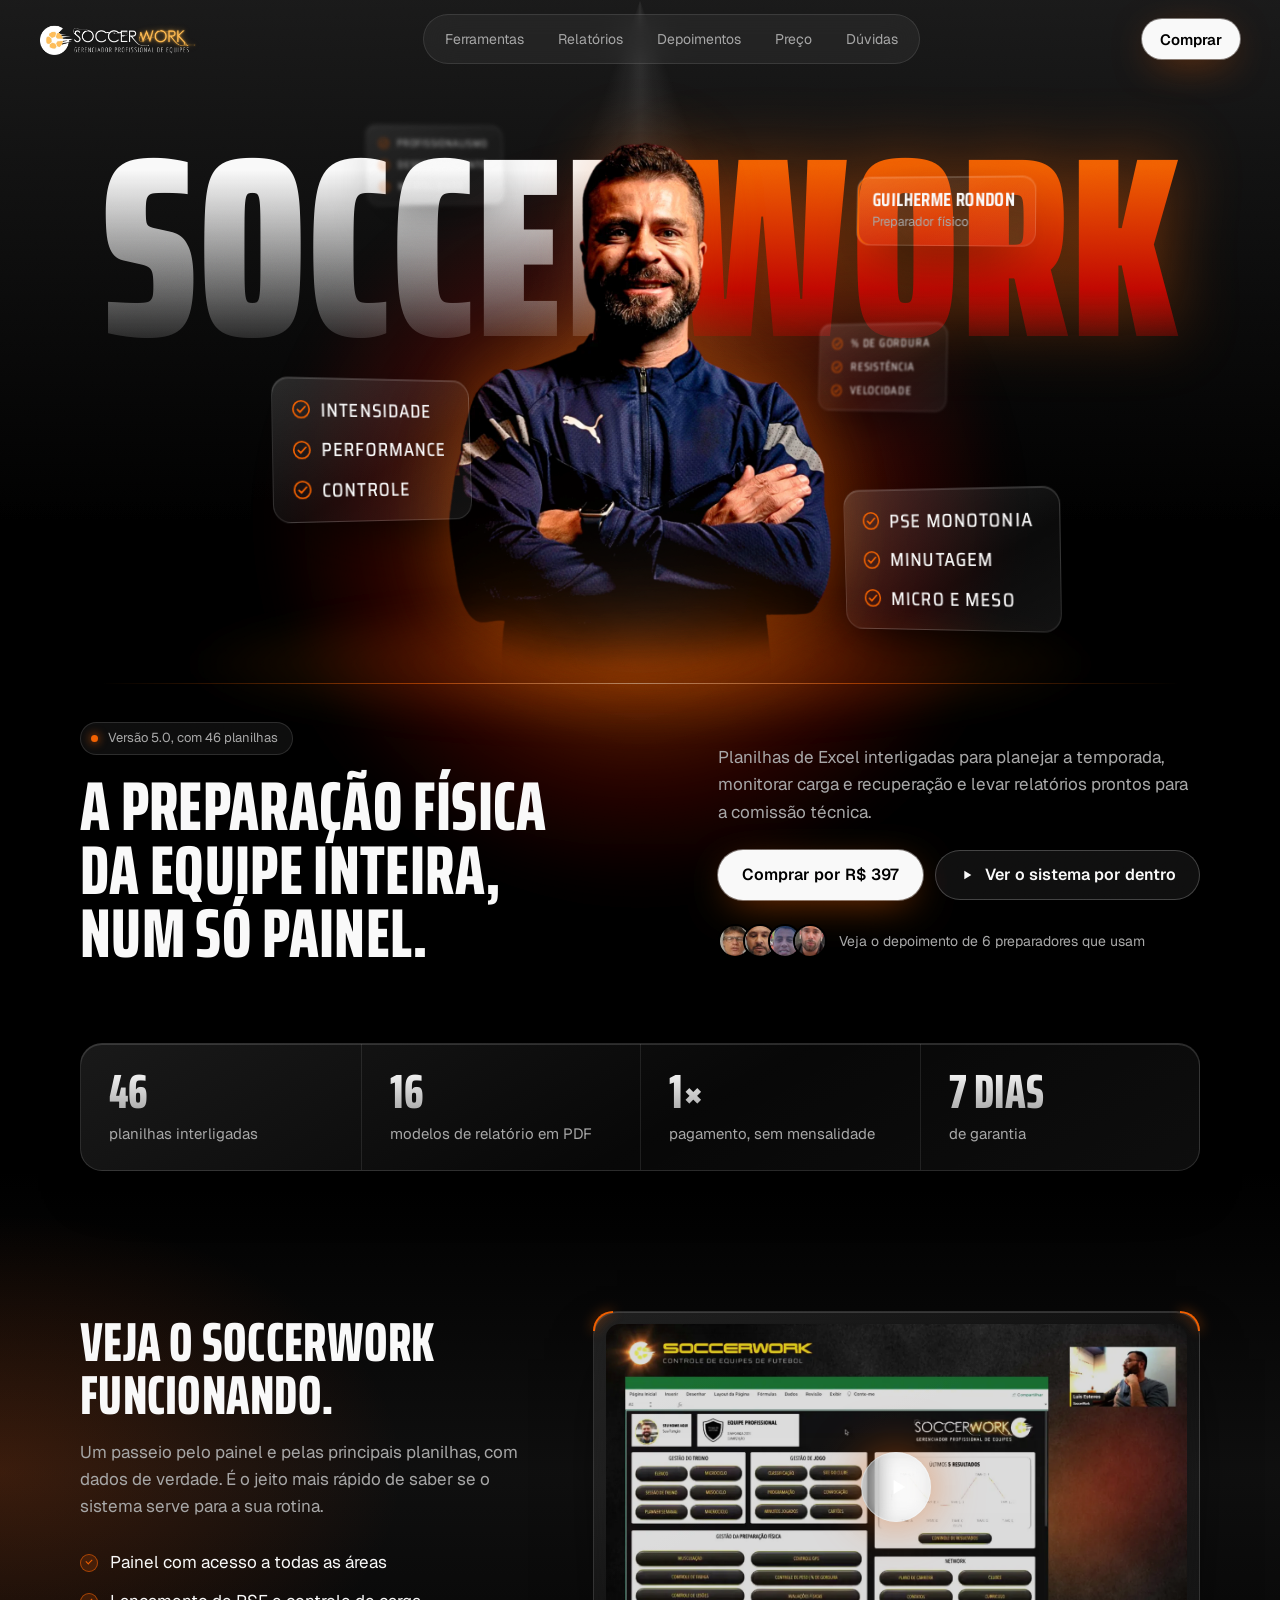
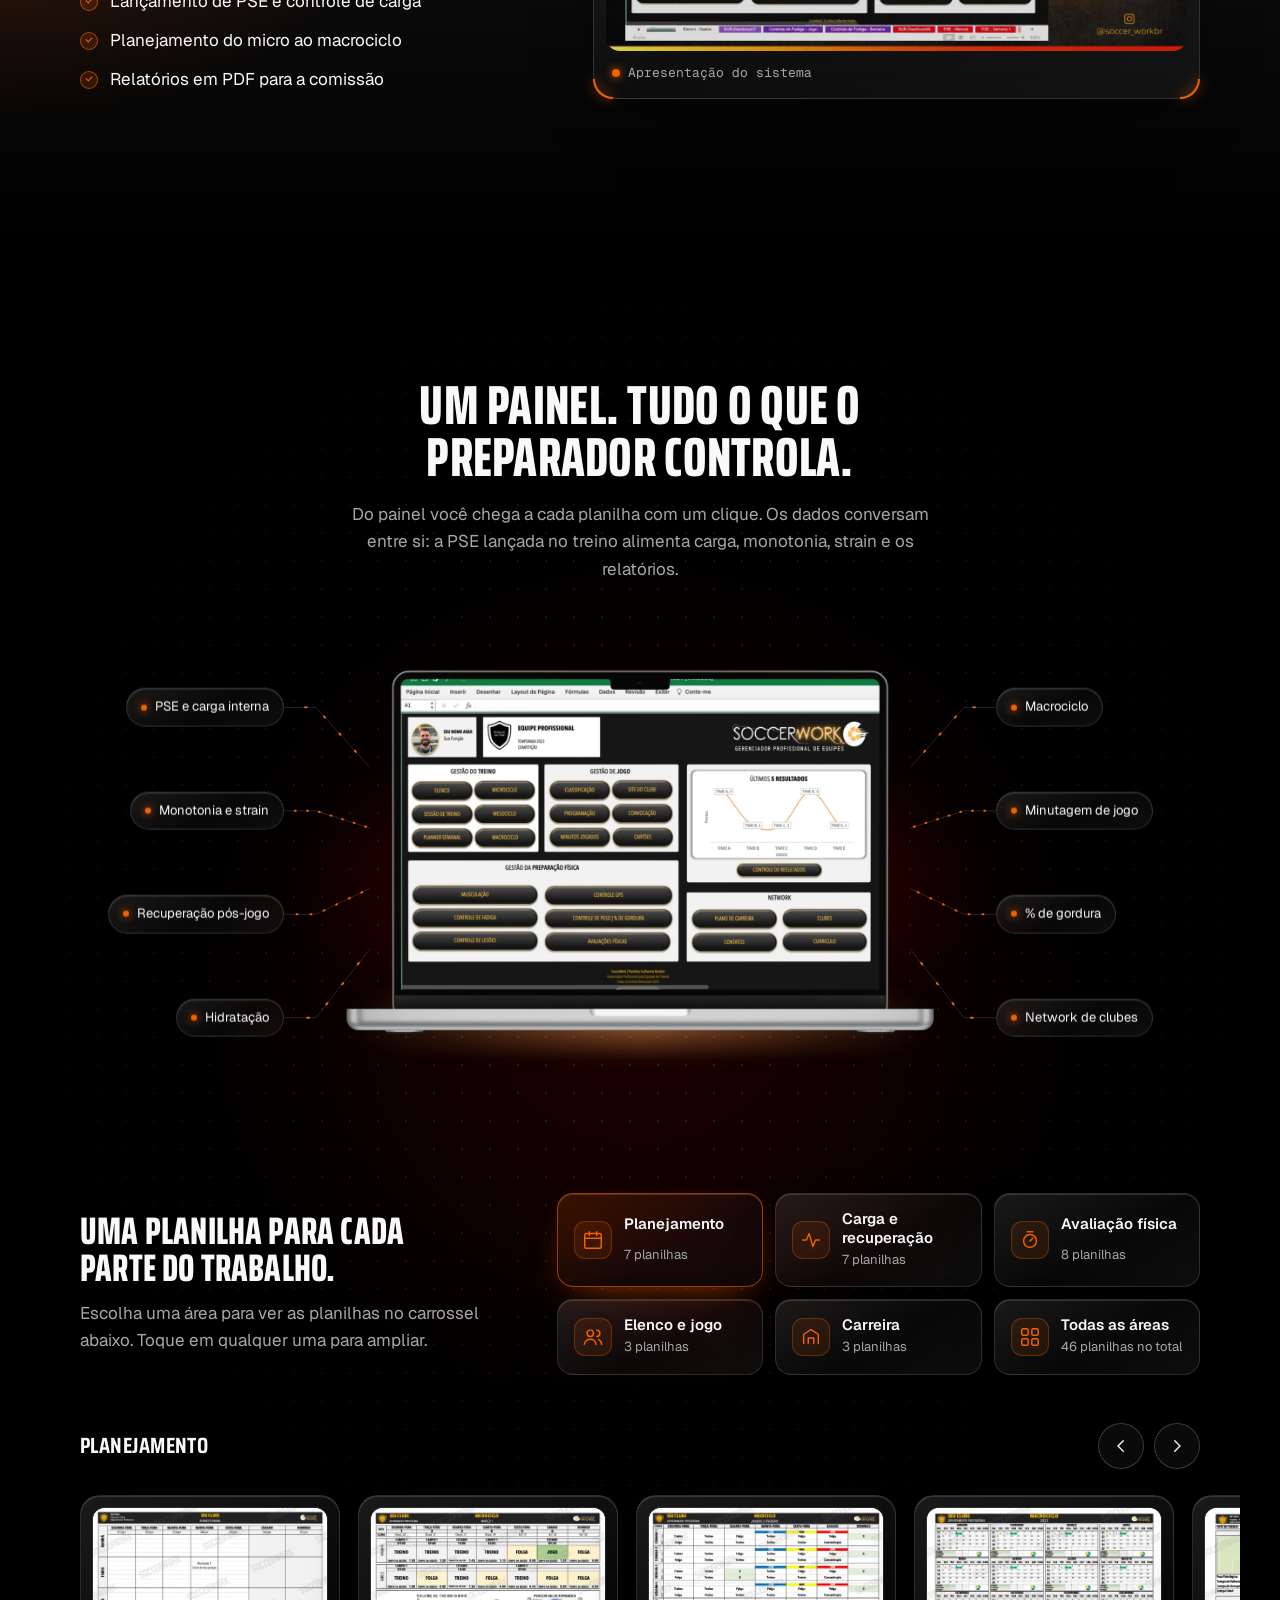
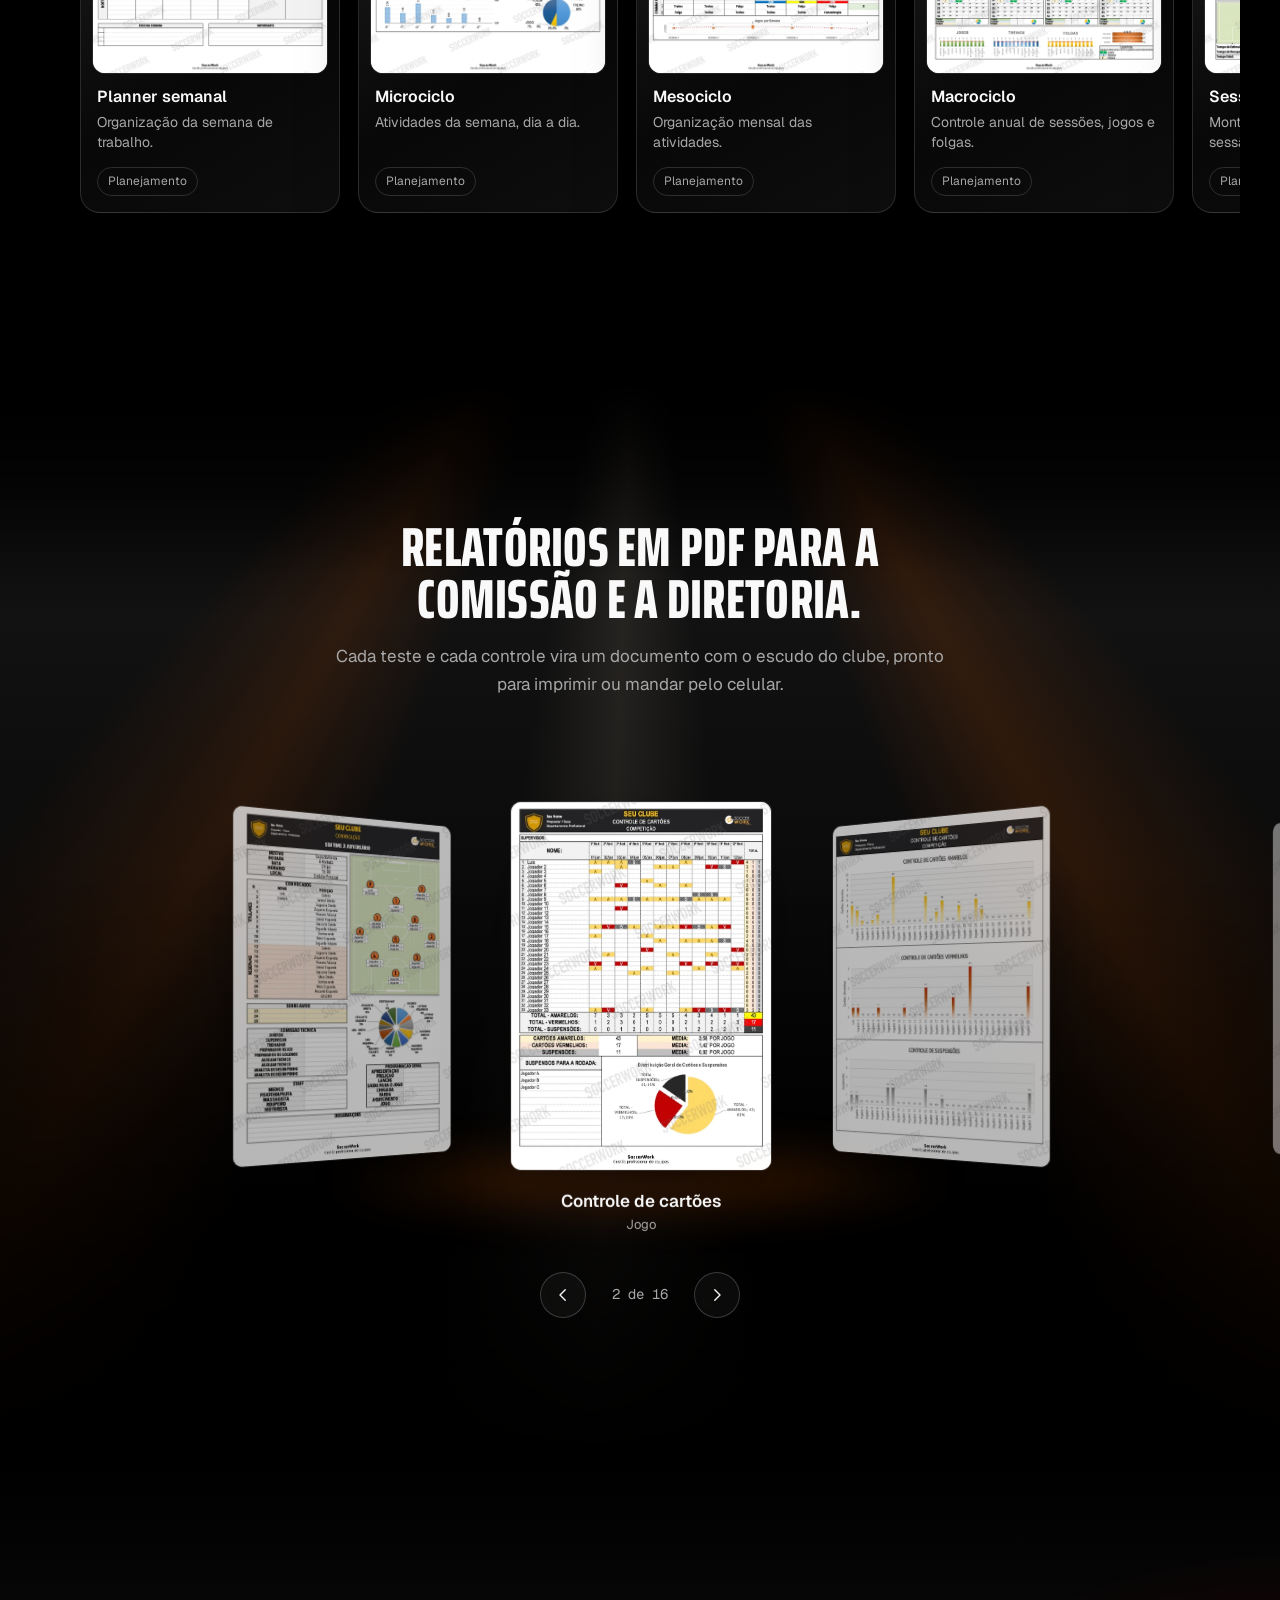
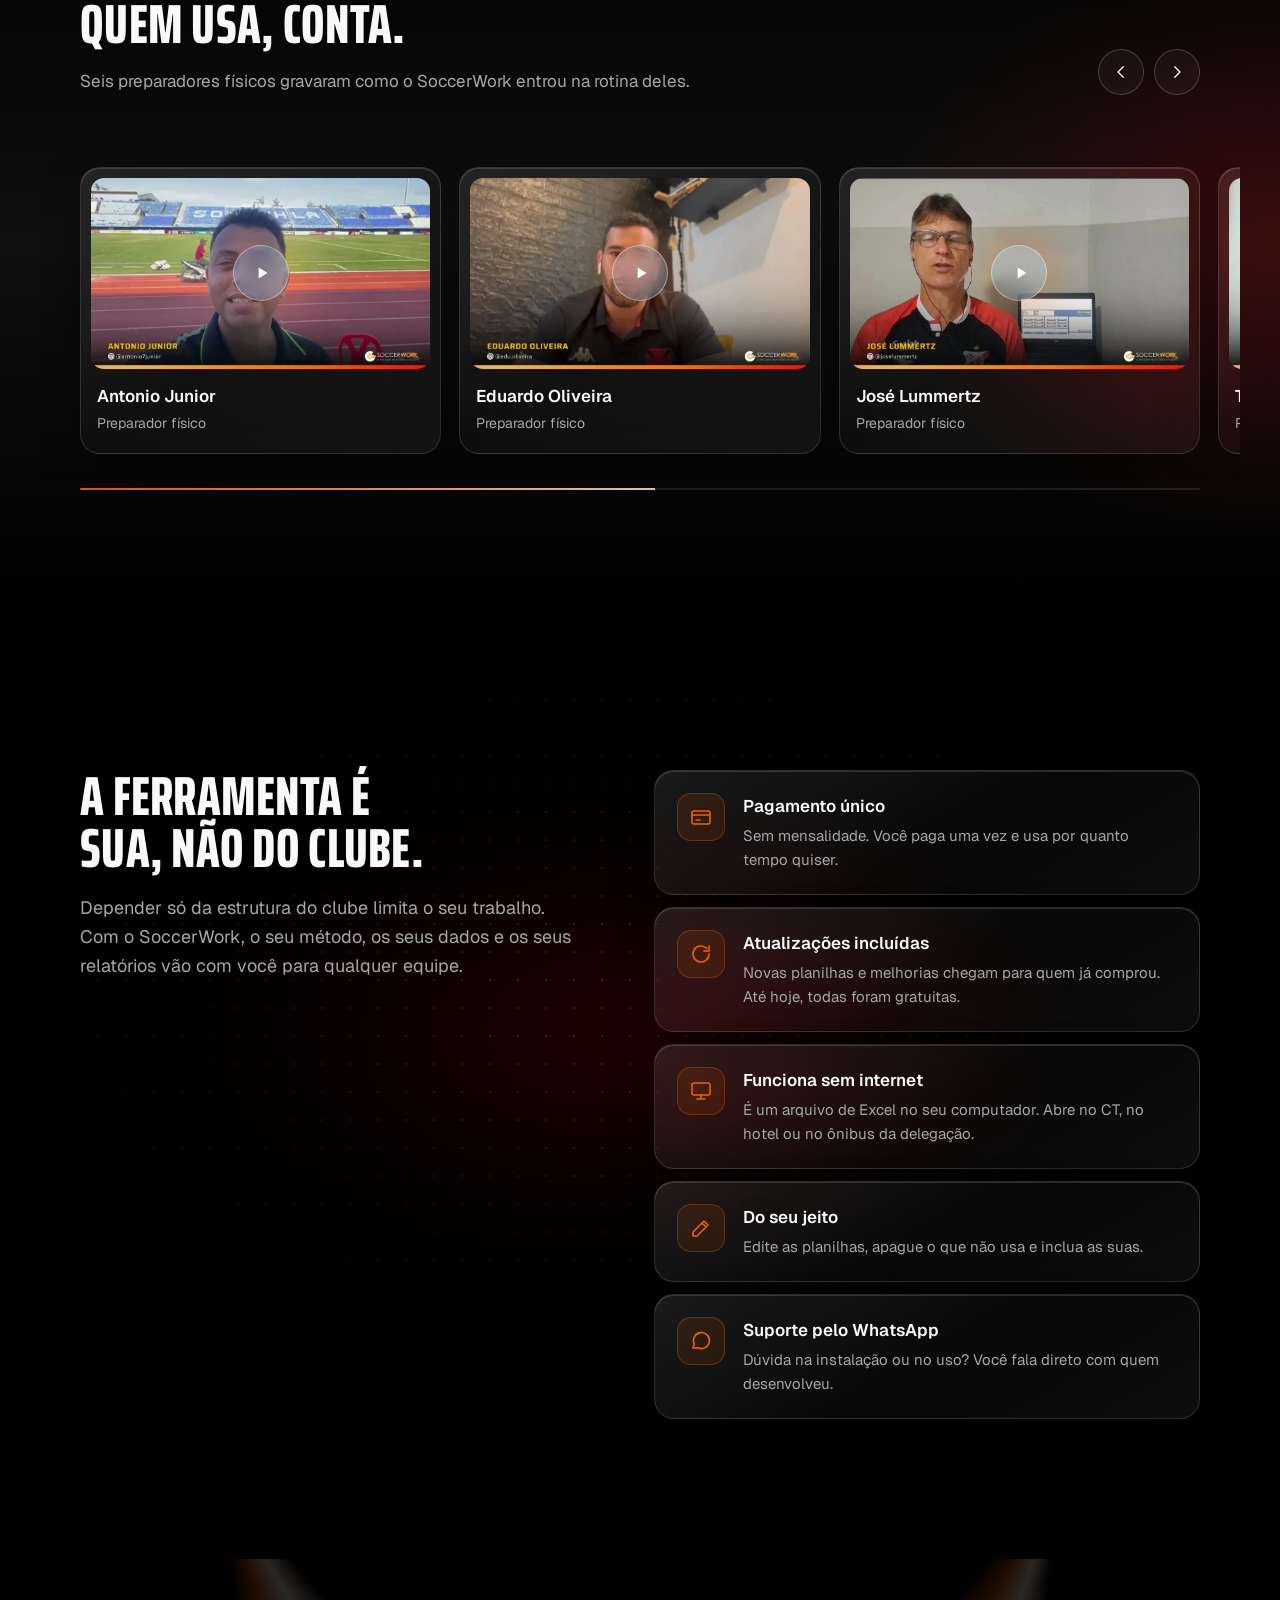
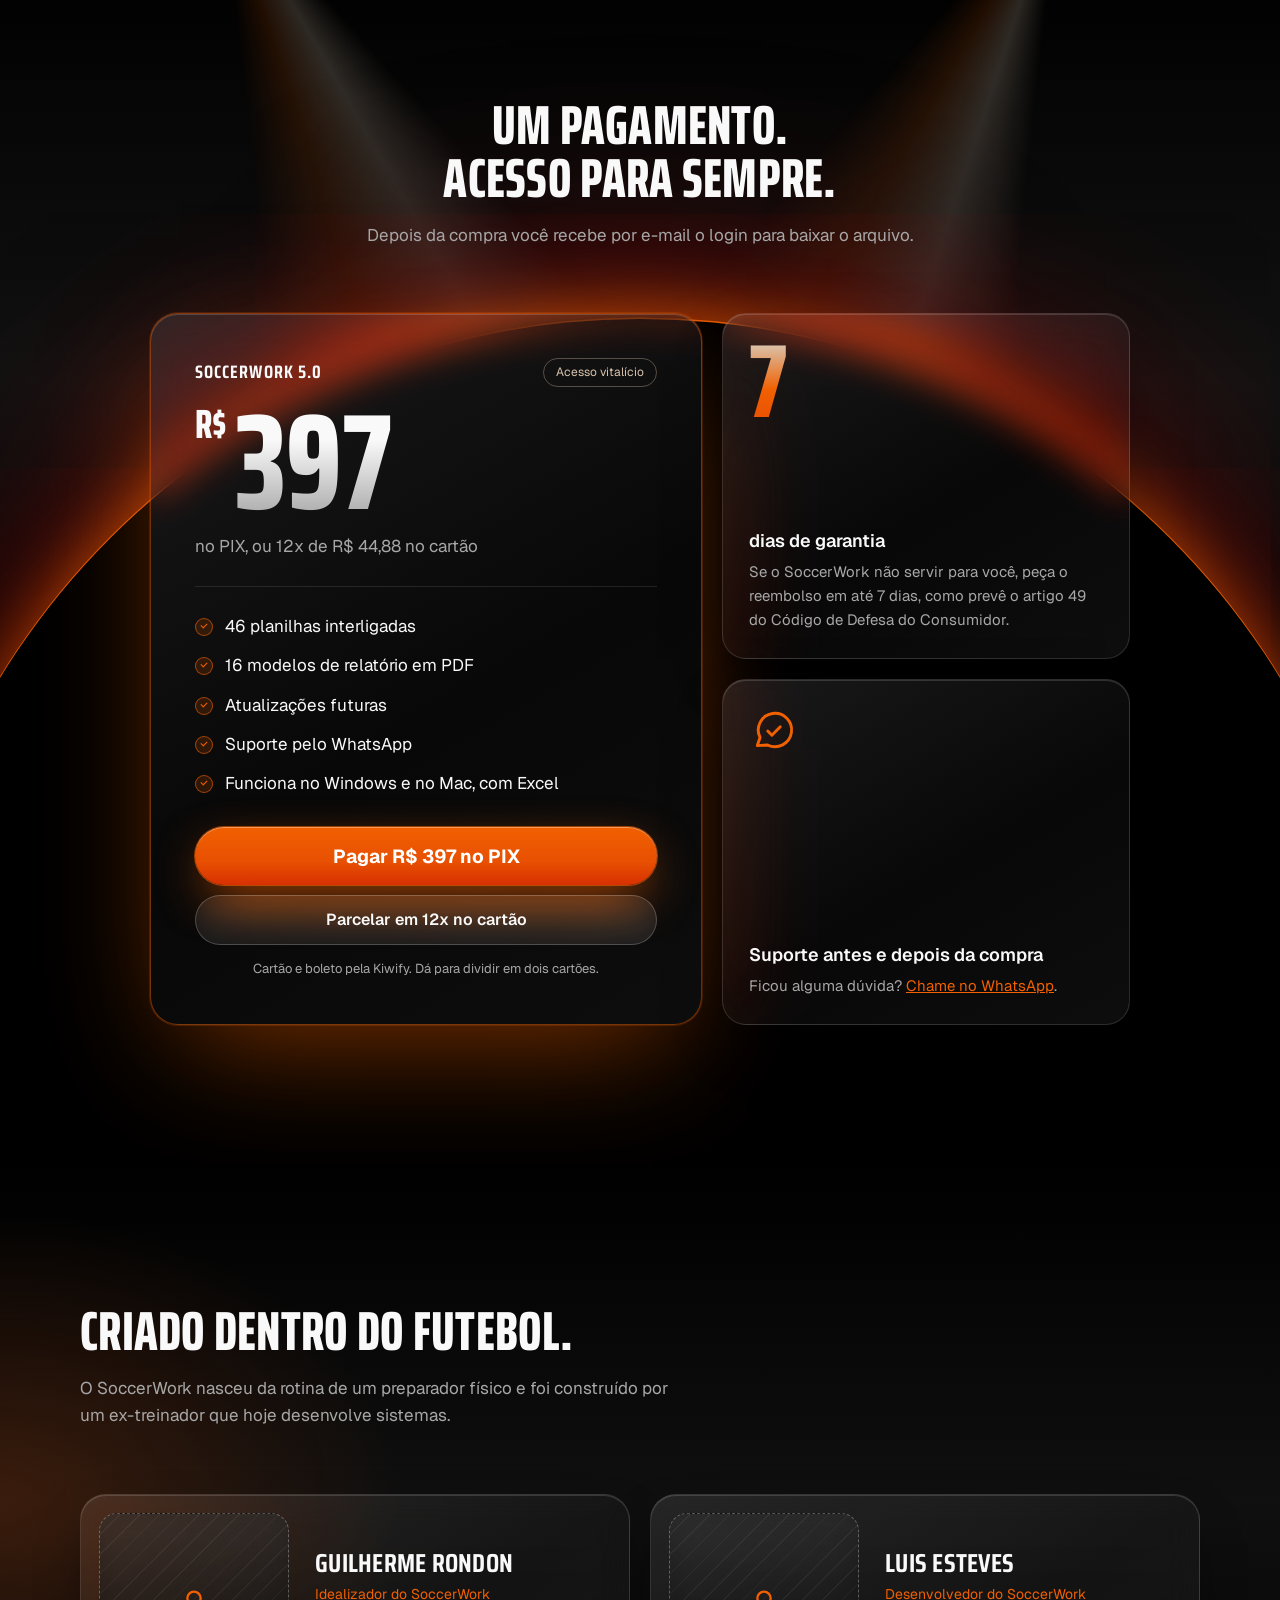
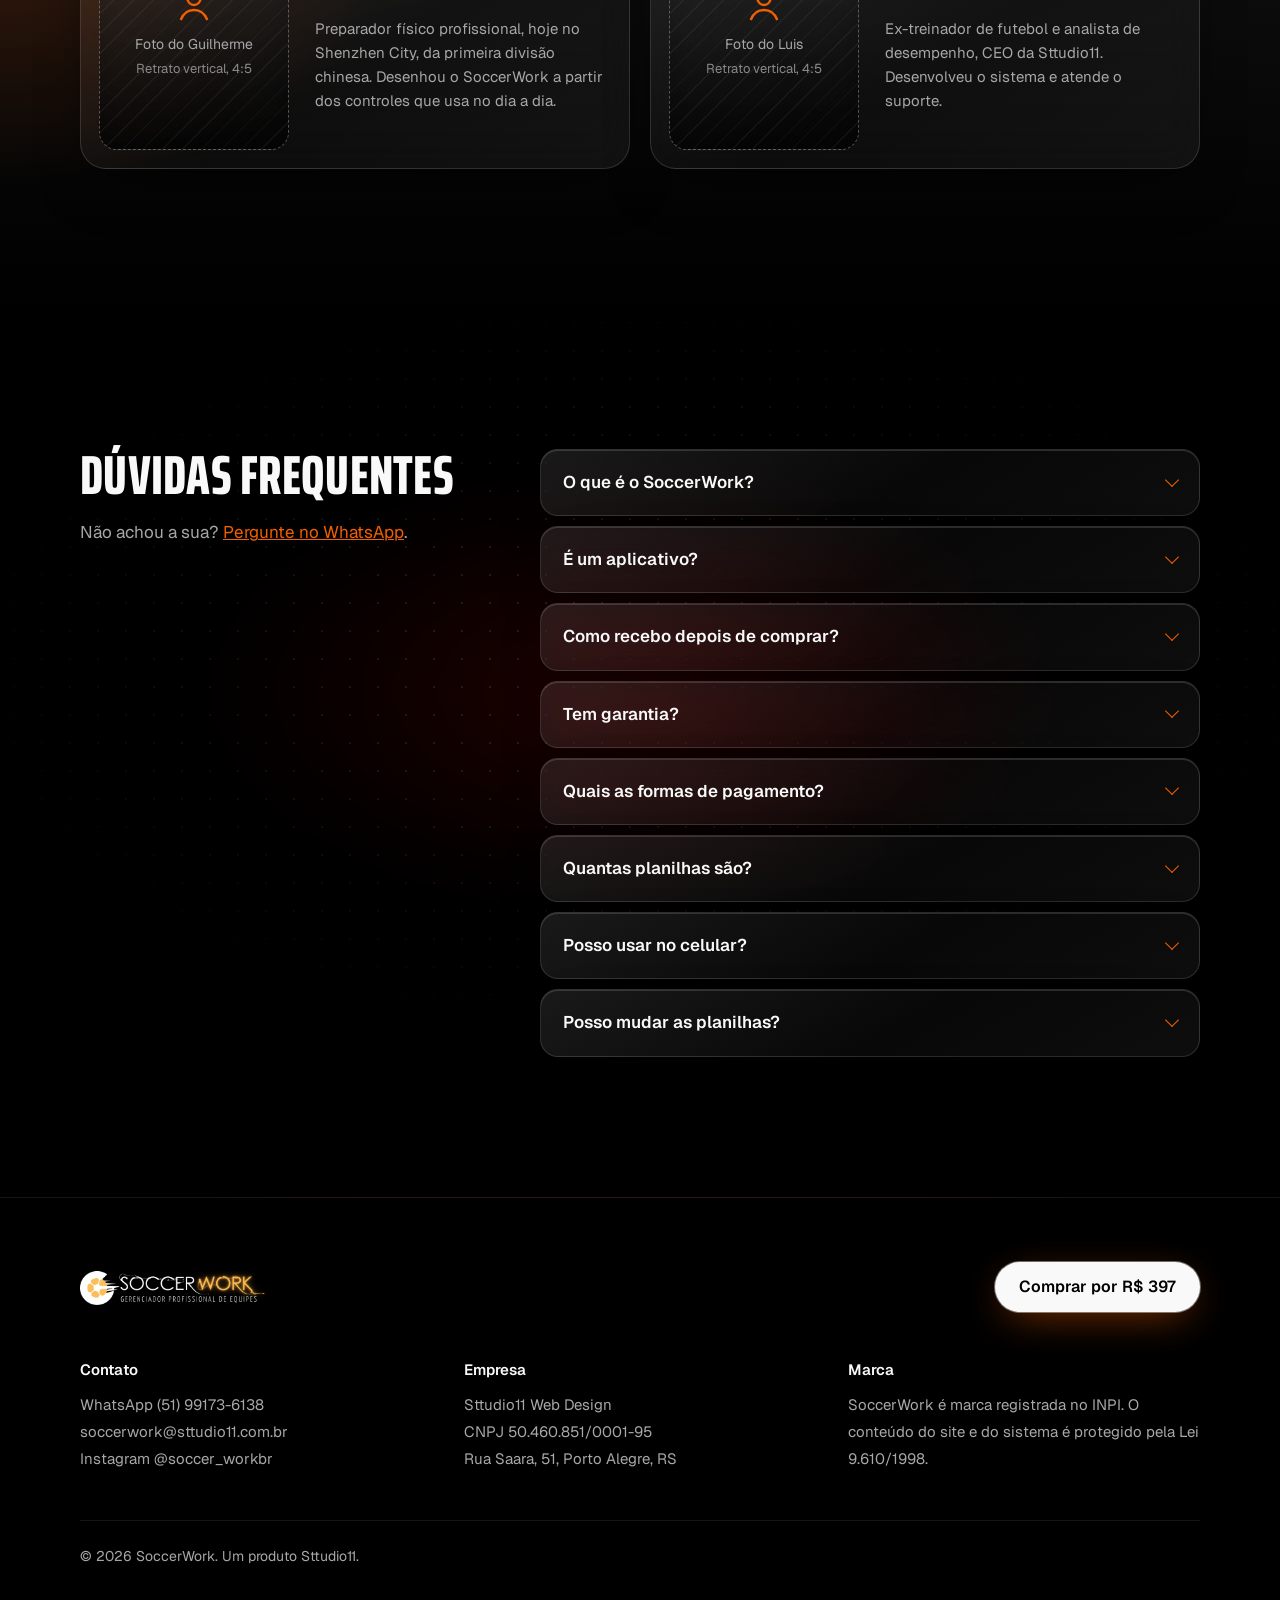
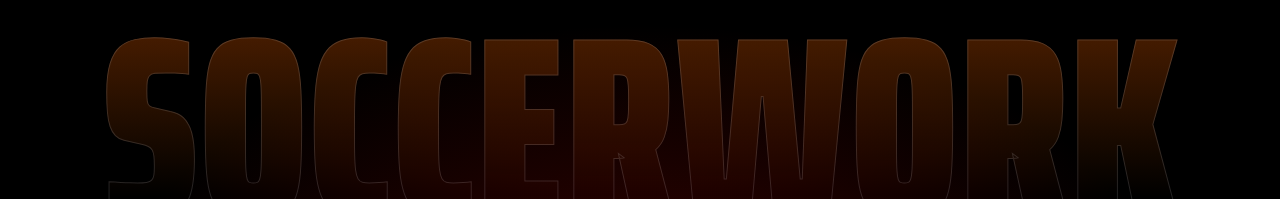
<file: escuro.html>
<!doctype html>
<html lang="pt-BR">
<head>
<meta charset="utf-8">
<meta name="viewport" content="width=device-width, initial-scale=1">
<title>SoccerWork | Gestão da preparação física no Excel</title>
<meta name="description" content="46 planilhas de Excel interligadas para o preparador físico de futebol planejar a temporada, monitorar carga e recuperação e gerar relatórios em PDF.">
<meta property="og:title" content="SoccerWork | Gestão da preparação física no Excel">
<meta property="og:description" content="46 planilhas interligadas para planejar a temporada, monitorar carga e gerar relatórios em PDF.">
<meta property="og:image" content="img/og.jpg">
<meta property="og:type" content="website">
<meta name="theme-color" content="#000000">
<link rel="icon" href="favicon.svg" type="image/svg+xml">
<link rel="apple-touch-icon" href="img/icones/apple-touch-icon.png">
<link rel="preconnect" href="https://fonts.googleapis.com">
<link rel="preconnect" href="https://fonts.gstatic.com" crossorigin>
<link href="https://fonts.googleapis.com/css2?family=Geist:wght@300..700&family=Geist+Mono:wght@400..600&family=Saira:wdth,wght@50..125,100..900&display=swap" rel="stylesheet">
<link rel="stylesheet" href="css/site.css?v=202609301930">
</head>
<body>

<a class="pular" href="#conteudo">Pular para o conteúdo</a>

<header class="topo" id="topo">
  <a class="topo-logo" href="#inicio" aria-label="SoccerWork, início">
    <img src="img/logo.webp" alt="SoccerWork" width="600" height="118">
  </a>
  <nav class="topo-nav" aria-label="Seções">
    <a href="#ferramentas">Ferramentas</a>
    <a href="#relatorios">Relatórios</a>
    <a href="#depoimentos">Depoimentos</a>
    <a href="#preco">Preço</a>
    <a href="#duvidas">Dúvidas</a>
  </nav>
  <a class="botao botao-p" href="#preco">Comprar</a>
</header>

<main id="conteudo">

  <!-- ================= HERO ================= -->
  <section class="hero" id="inicio">
    <div class="hero-luz" aria-hidden="true"><span class="luz-cone"></span><span class="luz-sol"></span></div>

    <div class="palco" id="palco">
      <p class="marca-gigante" aria-hidden="true" data-texto="SOCCERWORK"><span class="m-soccer"><span style="--i:0">S</span><span style="--i:1">O</span><span style="--i:2">C</span><span style="--i:3">C</span><span style="--i:4">E</span><span style="--i:5">R</span></span><span class="m-work"><span style="--i:6">W</span><span style="--i:7">O</span><span style="--i:8">R</span><span style="--i:9">K</span></span></p>

      <img class="especialista" src="img/especialista.webp" alt="Guilherme Rondon, preparador físico e idealizador do SoccerWork" width="900" height="1270" fetchpriority="high">

      <div class="flutuantes" aria-hidden="true">
        <div class="flut longe mais-longe" style="--l:27%;--t:7%;--ry:18deg;--rx:6deg;--prof:.3;--s:.8;--e:1.5s;--dur:9s">
          <ul class="vidro rotulo"><li><svg viewBox="0 0 24 24"><circle cx="12" cy="12" r="9"/><path d="M8 12.5l2.7 2.7L16.5 9"/></svg>Profissionalismo</li><li><svg viewBox="0 0 24 24"><circle cx="12" cy="12" r="9"/><path d="M8 12.5l2.7 2.7L16.5 9"/></svg>Desenvolvimento</li><li><svg viewBox="0 0 24 24"><circle cx="12" cy="12" r="9"/><path d="M8 12.5l2.7 2.7L16.5 9"/></svg>Mentalidade</li></ul>
        </div>
        <div class="flut frente c-esq" style="--l:21%;--t:50%;--ry:20deg;--rx:4deg;--prof:1.2;--e:1.2s;--dur:7s">
          <ul class="vidro rotulo grande"><li><svg viewBox="0 0 24 24"><circle cx="12" cy="12" r="9"/><path d="M8 12.5l2.7 2.7L16.5 9"/></svg>Intensidade</li><li><svg viewBox="0 0 24 24"><circle cx="12" cy="12" r="9"/><path d="M8 12.5l2.7 2.7L16.5 9"/></svg>Performance</li><li><svg viewBox="0 0 24 24"><circle cx="12" cy="12" r="9"/><path d="M8 12.5l2.7 2.7L16.5 9"/></svg>Controle</li></ul>
        </div>
        <div class="flut meio" style="--r:19%;--t:17%;--ry:-14deg;--rx:3deg;--prof:.7;--e:1.35s;--dur:8s">
          <div class="vidro nome-tag"><strong>Guilherme Rondon</strong><span>Preparador físico</span></div>
        </div>
        <div class="flut longe" style="--r:25%;--t:40%;--ry:-22deg;--rx:3deg;--prof:.45;--s:.88;--e:1.45s;--dur:8.6s">
          <ul class="vidro rotulo"><li><svg viewBox="0 0 24 24"><circle cx="12" cy="12" r="9"/><path d="M8 12.5l2.7 2.7L16.5 9"/></svg>% de gordura</li><li><svg viewBox="0 0 24 24"><circle cx="12" cy="12" r="9"/><path d="M8 12.5l2.7 2.7L16.5 9"/></svg>Resistência</li><li><svg viewBox="0 0 24 24"><circle cx="12" cy="12" r="9"/><path d="M8 12.5l2.7 2.7L16.5 9"/></svg>Velocidade</li></ul>
        </div>
        <div class="flut frente c-dir" style="--r:17%;--t:68%;--ry:-18deg;--rx:-4deg;--prof:1.25;--e:1.6s;--dur:6.8s">
          <ul class="vidro rotulo grande"><li><svg viewBox="0 0 24 24"><circle cx="12" cy="12" r="9"/><path d="M8 12.5l2.7 2.7L16.5 9"/></svg>PSE Monotonia</li><li><svg viewBox="0 0 24 24"><circle cx="12" cy="12" r="9"/><path d="M8 12.5l2.7 2.7L16.5 9"/></svg>Minutagem</li><li><svg viewBox="0 0 24 24"><circle cx="12" cy="12" r="9"/><path d="M8 12.5l2.7 2.7L16.5 9"/></svg>Micro e meso</li></ul>
        </div>
      </div>
    </div>

    <div class="hero-base">
      <div class="hero-titulo">
        <p class="selo"><span class="selo-ponto" aria-hidden="true"></span>Versão 5.0, com 46 planilhas</p>
        <h1>A preparação física da equipe inteira, num só painel.</h1>
      </div>
      <div class="hero-lado">
        <p>Planilhas de Excel interligadas para planejar a temporada, monitorar carga e recuperação e levar relatórios prontos para a comissão técnica.</p>
        <div class="acoes">
          <a class="botao" href="#preco">Comprar por R$ 397</a>
          <button class="botao botao-s" type="button" data-video="demo">
            <svg viewBox="0 0 24 24" aria-hidden="true"><path d="M8 5.5v13l10.5-6.5z"/></svg>
            Ver o sistema por dentro
          </button>
        </div>
        <a class="prova" href="#depoimentos">
          <span class="prova-rostos" aria-hidden="true">
            <img src="img/depoimentos/rosto-jose-lummertz.webp" alt="" width="160" height="160">
            <img src="img/depoimentos/rosto-mauro-mazoni.webp" alt="" width="160" height="160">
            <img src="img/depoimentos/rosto-antonio-junior.webp" alt="" width="160" height="160">
            <img src="img/depoimentos/rosto-eduardo-oliveira.webp" alt="" width="160" height="160">
          </span>
          <span>Veja o depoimento de 6 preparadores que usam</span>
        </a>
      </div>
    </div>
  </section>

  <!-- ================= FATOS ================= -->
  <section class="fatos" aria-label="Resumo">
    <dl class="vidro">
      <div><dt><span data-contar="46">46</span></dt><dd>planilhas interligadas</dd></div>
      <div><dt><span data-contar="16">16</span></dt><dd>modelos de relatório em PDF</dd></div>
      <div><dt>1×</dt><dd>pagamento, sem mensalidade</dd></div>
      <div><dt><span data-contar="7">7</span> dias</dt><dd>de garantia</dd></div>
    </dl>
  </section>

  <!-- ================= VÍDEO ================= -->
  <section class="bloco atm-luz-e" id="video">
    <div class="miolo video">
      <div class="video-texto">
        <h2>Veja o SoccerWork funcionando.</h2>
        <p>Um passeio pelo painel e pelas principais planilhas, com dados de verdade. É o jeito mais rápido de saber se o sistema serve para a sua rotina.</p>
        <ul class="checks">
          <li>Painel com acesso a todas as áreas</li>
          <li>Lançamento de PSE e controle de carga</li>
          <li>Planejamento do micro ao macrociclo</li>
          <li>Relatórios em PDF para a comissão</li>
        </ul>
      </div>
      <div class="video-moldura vidro">
        <span class="canto c1"></span><span class="canto c2"></span><span class="canto c3"></span><span class="canto c4"></span>
        <button class="video-capa" type="button" data-video="demo" aria-label="Assistir ao vídeo de apresentação">
          <img src="img/video-capa.webp" alt="" width="1280" height="720" loading="lazy">
          <span class="play" aria-hidden="true"><svg viewBox="0 0 24 24"><path d="M8 5.5v13l10.5-6.5z"/></svg></span>
        </button>
        <p class="video-legenda"><span class="rec" aria-hidden="true"></span>Apresentação do sistema</p>
      </div>
    </div>
  </section>

  <!-- ================= FERRAMENTAS ================= -->
  <section class="bloco atm-grade" id="ferramentas">
    <div class="miolo">
      <div class="cabeca cabeca-centro">
        <h2>Um painel. Tudo o que o preparador controla.</h2>
        <p>Do painel você chega a cada planilha com um clique. Os dados conversam entre si: a PSE lançada no treino alimenta carga, monotonia, strain e os relatórios.</p>
      </div>

      <div class="orbita">
        <svg class="orbita-fios" viewBox="0 0 100 100" preserveAspectRatio="none" aria-hidden="true">
          <g class="fios">
            <path d="M17 14H20L25 28"/><path d="M17 38H20L25 42"/><path d="M17 62H20L25 56"/><path d="M17 86H20L25 70"/>
            <path d="M83 14H80L75 28"/><path d="M83 38H80L75 42"/><path d="M83 62H80L75 56"/><path d="M83 86H80L75 70"/>
          </g>
          <g class="pulsos">
            <path pathLength="100" d="M17 14H20L25 28" style="--d:0s"/><path pathLength="100" d="M83 38H80L75 42" style="--d:.8s"/><path pathLength="100" d="M17 62H20L25 56" style="--d:1.6s"/><path pathLength="100" d="M83 86H80L75 70" style="--d:2.4s"/>
            <path pathLength="100" d="M83 14H80L75 28" style="--d:3.2s"/><path pathLength="100" d="M17 86H20L25 70" style="--d:4s"/><path pathLength="100" d="M83 62H80L75 56" style="--d:4.8s"/><path pathLength="100" d="M17 38H20L25 42" style="--d:5.6s"/>
          </g>
        </svg>
        <ul class="orbita-tags" aria-label="Algumas áreas do sistema">
          <li class="vidro e" style="--y:14%">PSE e carga interna</li>
          <li class="vidro e" style="--y:38%">Monotonia e strain</li>
          <li class="vidro e" style="--y:62%">Recuperação pós-jogo</li>
          <li class="vidro e" style="--y:86%">Hidratação</li>
          <li class="vidro d" style="--y:14%">Macrociclo</li>
          <li class="vidro d" style="--y:38%">Minutagem de jogo</li>
          <li class="vidro d" style="--y:62%">% de gordura</li>
          <li class="vidro d" style="--y:86%">Network de clubes</li>
        </ul>
        <img class="orbita-painel" src="img/painel.webp" alt="Painel do SoccerWork aberto no Excel, num notebook" width="1400" height="990" loading="lazy">
      </div>

      <div class="categorias">
        <div class="cat-texto">
          <h3 class="titulo-medio">Uma planilha para cada parte do trabalho.</h3>
          <p>Escolha uma área para ver as planilhas no carrossel abaixo. Toque em qualquer uma para ampliar.</p>
        </div>
        <div class="cat-grade" role="group" aria-label="Filtrar planilhas por área">
          <button class="cat vidro" type="button" data-filtro="planejamento" data-luz aria-pressed="true">
            <svg viewBox="0 0 24 24" aria-hidden="true"><rect x="3" y="5" width="18" height="16" rx="2"/><path d="M3 10h18M8 3v4M16 3v4"/></svg>
            <strong>Planejamento</strong><span>7 planilhas</span>
          </button>
          <button class="cat vidro" type="button" data-filtro="carga" data-luz aria-pressed="false">
            <svg viewBox="0 0 24 24" aria-hidden="true"><path d="M3 12h4l3-7 4 14 3-7h4"/></svg>
            <strong>Carga e recuperação</strong><span>7 planilhas</span>
          </button>
          <button class="cat vidro" type="button" data-filtro="avaliacao" data-luz aria-pressed="false">
            <svg viewBox="0 0 24 24" aria-hidden="true"><circle cx="12" cy="13" r="7"/><path d="M12 13l3-3M9 3h6"/></svg>
            <strong>Avaliação física</strong><span>8 planilhas</span>
          </button>
          <button class="cat vidro" type="button" data-filtro="elenco" data-luz aria-pressed="false">
            <svg viewBox="0 0 24 24" aria-hidden="true"><circle cx="9" cy="8" r="3.5"/><path d="M2.5 20c.8-3.5 3.3-5.5 6.5-5.5s5.7 2 6.5 5.5M16 4.5a3.5 3.5 0 0 1 0 7M18 14.8c1.9.7 3.1 2.4 3.5 5.2"/></svg>
            <strong>Elenco e jogo</strong><span>3 planilhas</span>
          </button>
          <button class="cat vidro" type="button" data-filtro="carreira" data-luz aria-pressed="false">
            <svg viewBox="0 0 24 24" aria-hidden="true"><path d="M4 19V9l8-5 8 5v10M9 19v-6h6v6"/></svg>
            <strong>Carreira</strong><span>3 planilhas</span>
          </button>
          <button class="cat vidro" type="button" data-filtro="todas" data-luz aria-pressed="false">
            <svg viewBox="0 0 24 24" aria-hidden="true"><rect x="3" y="3" width="7" height="7" rx="1.5"/><rect x="14" y="3" width="7" height="7" rx="1.5"/><rect x="3" y="14" width="7" height="7" rx="1.5"/><rect x="14" y="14" width="7" height="7" rx="1.5"/></svg>
            <strong>Todas as áreas</strong><span>46 planilhas no total</span>
          </button>
        </div>
      </div>

      <div class="carrossel-topo">
        <p class="carrossel-nome" id="nome-filtro" aria-live="polite">Planejamento</p>
        <div class="setas">
          <button type="button" data-rolar="ferr" data-dir="-1" aria-label="Planilhas anteriores"><svg viewBox="0 0 24 24" aria-hidden="true"><path d="M15 5l-7 7 7 7"/></svg></button>
          <button type="button" data-rolar="ferr" data-dir="1" aria-label="Próximas planilhas"><svg viewBox="0 0 24 24" aria-hidden="true"><path d="M9 5l7 7-7 7"/></svg></button>
        </div>
      </div>
      <ul class="carrossel" id="ferr" aria-label="Planilhas">
        <li data-cat="planejamento"><button type="button" class="card-ferr vidro" data-luz><span class="thumb"><img src="img/ferramentas/f11-planner-semanal.webp" alt="" loading="lazy" width="1000" height="707"></span><strong>Planner semanal</strong><span class="desc">Organização da semana de trabalho.</span><span class="chip">Planejamento</span></button></li>
        <li data-cat="planejamento"><button type="button" class="card-ferr vidro" data-luz><span class="thumb"><img src="img/ferramentas/f12-microciclo.webp" alt="" loading="lazy" width="1000" height="707"></span><strong>Microciclo</strong><span class="desc">Atividades da semana, dia a dia.</span><span class="chip">Planejamento</span></button></li>
        <li data-cat="planejamento"><button type="button" class="card-ferr vidro" data-luz><span class="thumb"><img src="img/ferramentas/f13-mesociclo.webp" alt="" loading="lazy" width="1000" height="707"></span><strong>Mesociclo</strong><span class="desc">Organização mensal das atividades.</span><span class="chip">Planejamento</span></button></li>
        <li data-cat="planejamento"><button type="button" class="card-ferr vidro" data-luz><span class="thumb"><img src="img/ferramentas/f14-macrociclo.webp" alt="" loading="lazy" width="1000" height="707"></span><strong>Macrociclo</strong><span class="desc">Controle anual de sessões, jogos e folgas.</span><span class="chip">Planejamento</span></button></li>
        <li data-cat="planejamento"><button type="button" class="card-ferr vidro" data-luz><span class="thumb"><img src="img/ferramentas/f24-sessao-treino.webp" alt="" loading="lazy" width="1000" height="707"></span><strong>Sessão de treino</strong><span class="desc">Montagem e controle de cada sessão.</span><span class="chip">Planejamento</span></button></li>
        <li data-cat="planejamento"><button type="button" class="card-ferr vidro" data-luz><span class="thumb"><img src="img/ferramentas/f22-atividades-1.webp" alt="" loading="lazy" width="1000" height="707"></span><strong>Atividades específicas</strong><span class="desc">Controle por dimensão: física, técnica, tática ou outra.</span><span class="chip">Planejamento</span></button></li>
        <li data-cat="planejamento"><button type="button" class="card-ferr vidro" data-luz><span class="thumb"><img src="img/ferramentas/f23-atividades-2.webp" alt="" loading="lazy" width="1000" height="707"></span><strong>Atividades: gráfico</strong><span class="desc">Visão geral das atividades controladas.</span><span class="chip">Planejamento</span></button></li>

        <li data-cat="carga"><button type="button" class="card-ferr vidro" data-luz><span class="thumb"><img src="img/ferramentas/f07-pse-geral.webp" alt="" loading="lazy" width="1000" height="707"></span><strong>Controle geral de PSE</strong><span class="desc">Carga interna, monotonia e strain por semana.</span><span class="chip">Carga e recuperação</span></button></li>
        <li data-cat="carga"><button type="button" class="card-ferr vidro" data-luz><span class="thumb"><img src="img/ferramentas/f08-pse-metricas.webp" alt="" loading="lazy" width="1000" height="707"></span><strong>Métricas de PSE</strong><span class="desc">Resumo de carga, volume e elenco.</span><span class="chip">Carga e recuperação</span></button></li>
        <li data-cat="carga"><button type="button" class="card-ferr vidro" data-luz><span class="thumb"><img src="img/ferramentas/f04-recuperacao-pos-jogo.webp" alt="" loading="lazy" width="1000" height="707"></span><strong>Recuperação pós-jogo</strong><span class="desc">Sono, intensidade, estresse e dor muscular.</span><span class="chip">Carga e recuperação</span></button></li>
        <li data-cat="carga"><button type="button" class="card-ferr vidro" data-luz><span class="thumb"><img src="img/ferramentas/f05-recuperacao-pos-treino-1.webp" alt="" loading="lazy" width="1000" height="707"></span><strong>Recuperação pós-treino</strong><span class="desc">Avaliação subjetiva após cada treino.</span><span class="chip">Carga e recuperação</span></button></li>
        <li data-cat="carga"><button type="button" class="card-ferr vidro" data-luz><span class="thumb"><img src="img/ferramentas/f06-recuperacao-pos-treino-2.webp" alt="" loading="lazy" width="1000" height="707"></span><strong>Recuperação: gráficos</strong><span class="desc">A evolução do elenco ao longo das semanas.</span><span class="chip">Carga e recuperação</span></button></li>
        <li data-cat="carga"><button type="button" class="card-ferr vidro" data-luz><span class="thumb"><img src="img/ferramentas/f09-lesoes.webp" alt="" loading="lazy" width="1000" height="707"></span><strong>Lesões e recuperação</strong><span class="desc">Local da lesão e acompanhamento do retorno.</span><span class="chip">Carga e recuperação</span></button></li>
        <li data-cat="carga"><button type="button" class="card-ferr vidro" data-luz><span class="thumb"><img src="img/ferramentas/f10-hidratacao.webp" alt="" loading="lazy" width="1000" height="707"></span><strong>Hidratação</strong><span class="desc">Controle geral de hidratação.</span><span class="chip">Carga e recuperação</span></button></li>

        <li data-cat="avaliacao"><button type="button" class="card-ferr vidro" data-luz><span class="thumb"><img src="img/ferramentas/f16-massa-gordura.webp" alt="" loading="lazy" width="1000" height="707"></span><strong>Massa muscular e % de gordura</strong><span class="desc">Protocolo de 4 dobras.</span><span class="chip">Avaliação física</span></button></li>
        <li data-cat="avaliacao"><button type="button" class="card-ferr vidro" data-luz><span class="thumb"><img src="img/ferramentas/f17-comparativo-1.webp" alt="" loading="lazy" width="1000" height="707"></span><strong>Comparativo trimestral</strong><span class="desc">Massa, peso e % de gordura em 3 meses.</span><span class="chip">Avaliação física</span></button></li>
        <li data-cat="avaliacao"><button type="button" class="card-ferr vidro" data-luz><span class="thumb"><img src="img/ferramentas/f18-comparativo-2.webp" alt="" loading="lazy" width="1000" height="707"></span><strong>Comparativo: gráficos</strong><span class="desc">A mesma evolução, jogador por jogador.</span><span class="chip">Avaliação física</span></button></li>
        <li data-cat="avaliacao"><button type="button" class="card-ferr vidro" data-luz><span class="thumb"><img src="img/ferramentas/f19-peso-mensal.webp" alt="" loading="lazy" width="1000" height="707"></span><strong>Peso mensal</strong><span class="desc">Evolução do peso de cada jogador no mês.</span><span class="chip">Avaliação física</span></button></li>
        <li data-cat="avaliacao"><button type="button" class="card-ferr vidro" data-luz><span class="thumb"><img src="img/ferramentas/f20-peso-semanal.webp" alt="" loading="lazy" width="1000" height="707"></span><strong>Peso semanal</strong><span class="desc">Peso antes e depois do treino.</span><span class="chip">Avaliação física</span></button></li>
        <li data-cat="avaliacao"><button type="button" class="card-ferr vidro" data-luz><span class="thumb"><img src="img/ferramentas/f21-peso-diario.webp" alt="" loading="lazy" width="1000" height="707"></span><strong>Peso diário</strong><span class="desc">Antes e depois do treino, em dois turnos.</span><span class="chip">Avaliação física</span></button></li>
        <li data-cat="avaliacao"><button type="button" class="card-ferr vidro" data-luz><span class="thumb"><img src="img/ferramentas/f25-salto-vertical-1.webp" alt="" loading="lazy" width="1000" height="707"></span><strong>Salto vertical</strong><span class="desc">Aplicação e registro do teste.</span><span class="chip">Avaliação física</span></button></li>
        <li data-cat="avaliacao"><button type="button" class="card-ferr vidro" data-luz><span class="thumb"><img src="img/ferramentas/f26-salto-vertical-2.webp" alt="" loading="lazy" width="1000" height="707"></span><strong>Salto vertical: gráficos</strong><span class="desc">Comparativo dos saltos do elenco.</span><span class="chip">Avaliação física</span></button></li>

        <li data-cat="elenco"><button type="button" class="card-ferr vidro" data-luz><span class="thumb"><img src="img/ferramentas/f02-gestao-elenco.webp" alt="" loading="lazy" width="1000" height="707"></span><strong>Gestão de elenco</strong><span class="desc">Dados de cada jogador e campograma de posições.</span><span class="chip">Elenco e jogo</span></button></li>
        <li data-cat="elenco"><button type="button" class="card-ferr vidro" data-luz><span class="thumb"><img src="img/ferramentas/f03-controle-posicoes.webp" alt="" loading="lazy" width="1000" height="707"></span><strong>Controle de posições</strong><span class="desc">Todas as posições do elenco num só quadro.</span><span class="chip">Elenco e jogo</span></button></li>
        <li data-cat="elenco"><button type="button" class="card-ferr vidro" data-luz><span class="thumb"><img src="img/ferramentas/f15-minutagem-jogo.webp" alt="" loading="lazy" width="1000" height="707"></span><strong>Minutagem de jogo</strong><span class="desc">Minutos jogados, jogador por jogador.</span><span class="chip">Elenco e jogo</span></button></li>

        <li data-cat="carreira"><button type="button" class="card-ferr vidro" data-luz><span class="thumb"><img src="img/ferramentas/f27-carreira.webp" alt="" loading="lazy" width="1000" height="707"></span><strong>Planejamento de carreira</strong><span class="desc">Metas e ações para a sua evolução profissional.</span><span class="chip">Carreira</span></button></li>
        <li data-cat="carreira"><button type="button" class="card-ferr vidro" data-luz><span class="thumb"><img src="img/ferramentas/f28-network-profissionais.webp" alt="" loading="lazy" width="1000" height="707"></span><strong>Network de profissionais</strong><span class="desc">Cadastro dos contatos que você faz no futebol.</span><span class="chip">Carreira</span></button></li>
        <li data-cat="carreira"><button type="button" class="card-ferr vidro" data-luz><span class="thumb"><img src="img/ferramentas/f29-network-clubes.webp" alt="" loading="lazy" width="1000" height="707"></span><strong>Network de clubes</strong><span class="desc">Cadastro de clubes e oportunidades.</span><span class="chip">Carreira</span></button></li>
      </ul>
    </div>
  </section>

  <!-- ================= RELATÓRIOS ================= -->
  <section class="bloco atm-feixes" id="relatorios">
    <div class="miolo">
      <div class="cabeca cabeca-centro">
        <h2>Relatórios em PDF para a comissão e a diretoria.</h2>
        <p>Cada teste e cada controle vira um documento com o escudo do clube, pronto para imprimir ou mandar pelo celular.</p>
      </div>
    </div>
    <div class="coverflow">
      <ul class="cf-trilho" id="cf" aria-label="Modelos de relatório">
        <li><button type="button"><img src="img/relatorios/r01-convocacao.webp" alt="" loading="lazy" width="707" height="1000"></button><strong>Convocação</strong><span>Jogo</span></li>
        <li><button type="button"><img src="img/relatorios/r02-cartoes.webp" alt="" loading="lazy" width="707" height="1000"></button><strong>Controle de cartões</strong><span>Jogo</span></li>
        <li><button type="button"><img src="img/relatorios/r03-cartoes-grafico.webp" alt="" loading="lazy" width="707" height="1000"></button><strong>Cartões: gráficos</strong><span>Jogo</span></li>
        <li><button type="button"><img src="img/relatorios/r11-resultados.webp" alt="" loading="lazy" width="707" height="1000"></button><strong>Resultados</strong><span>Jogo</span></li>
        <li><button type="button"><img src="img/relatorios/r09-gps.webp" alt="" loading="lazy" width="707" height="1000"></button><strong>Controle de GPS</strong><span>Carga</span></li>
        <li><button type="button"><img src="img/relatorios/r13-pse-psr.webp" alt="" loading="lazy" width="707" height="1000"></button><strong>Coleta de PSE e PSR</strong><span>Carga</span></li>
        <li><button type="button"><img src="img/relatorios/r12-ck.webp" alt="" loading="lazy" width="707" height="1000"></button><strong>Controle de CK</strong><span>Carga</span></li>
        <li><button type="button"><img src="img/relatorios/r04-tcar.webp" alt="" loading="lazy" width="707" height="1000"></button><strong>T-CAR</strong><span>Teste</span></li>
        <li><button type="button"><img src="img/relatorios/r14-30-15-ift.webp" alt="" loading="lazy" width="707" height="1000"></button><strong>30-15 IFT</strong><span>Teste</span></li>
        <li><button type="button"><img src="img/relatorios/r10-rast.webp" alt="" loading="lazy" width="707" height="1000"></button><strong>RAST</strong><span>Teste</span></li>
        <li><button type="button"><img src="img/relatorios/r08-limiar-1000m.webp" alt="" loading="lazy" width="707" height="1000"></button><strong>1000 m: limiar anaeróbio</strong><span>Teste</span></li>
        <li><button type="button"><img src="img/relatorios/r07-impulsao.webp" alt="" loading="lazy" width="707" height="1000"></button><strong>Impulsão horizontal</strong><span>Teste</span></li>
        <li><button type="button"><img src="img/relatorios/r05-soccertest-1.webp" alt="" loading="lazy" width="707" height="1000"></button><strong>Soccertest por posição</strong><span>Teste</span></li>
        <li><button type="button"><img src="img/relatorios/r06-soccertest-2.webp" alt="" loading="lazy" width="707" height="1000"></button><strong>Soccertest em lista</strong><span>Teste</span></li>
        <li><button type="button"><img src="img/relatorios/r15-musculacao-1.webp" alt="" loading="lazy" width="707" height="1000"></button><strong>Ficha de musculação</strong><span>Força</span></li>
        <li><button type="button"><img src="img/relatorios/r16-musculacao-2.webp" alt="" loading="lazy" width="707" height="1000"></button><strong>Controle de 1 RM</strong><span>Força</span></li>
      </ul>
    </div>
    <div class="cf-controles">
      <button type="button" data-cf="-1" aria-label="Relatório anterior"><svg viewBox="0 0 24 24" aria-hidden="true"><path d="M15 5l-7 7 7 7"/></svg></button>
      <p class="cf-contador"><span id="cf-atual">1</span> de 16</p>
      <button type="button" data-cf="1" aria-label="Próximo relatório"><svg viewBox="0 0 24 24" aria-hidden="true"><path d="M9 5l7 7-7 7"/></svg></button>
    </div>
  </section>

  <!-- ================= DEPOIMENTOS ================= -->
  <section class="bloco atm-luz-d" id="depoimentos">
    <div class="miolo">
      <div class="cabeca cabeca-linha">
        <div>
          <h2>Quem usa, conta.</h2>
          <p>Seis preparadores físicos gravaram como o SoccerWork entrou na rotina deles.</p>
        </div>
        <div class="setas">
          <button type="button" data-rolar="depo" data-dir="-1" aria-label="Depoimentos anteriores"><svg viewBox="0 0 24 24" aria-hidden="true"><path d="M15 5l-7 7 7 7"/></svg></button>
          <button type="button" data-rolar="depo" data-dir="1" aria-label="Próximos depoimentos"><svg viewBox="0 0 24 24" aria-hidden="true"><path d="M9 5l7 7-7 7"/></svg></button>
        </div>
      </div>
      <ul class="carrossel carrossel-depo" id="depo" aria-label="Depoimentos em vídeo">
        <li class="depo vidro" data-luz><button type="button" data-video="antonio" aria-label="Assistir ao depoimento de Antonio Junior"><img src="img/depoimentos/antonio-junior.webp" alt="" loading="lazy" width="960" height="540"><span class="play" aria-hidden="true"><svg viewBox="0 0 24 24"><path d="M8 5.5v13l10.5-6.5z"/></svg></span></button><strong>Antonio Junior</strong><span>Preparador físico</span></li>
        <li class="depo vidro" data-luz><button type="button" data-video="eduardo" aria-label="Assistir ao depoimento de Eduardo Oliveira"><img src="img/depoimentos/eduardo-oliveira.webp" alt="" loading="lazy" width="960" height="540"><span class="play" aria-hidden="true"><svg viewBox="0 0 24 24"><path d="M8 5.5v13l10.5-6.5z"/></svg></span></button><strong>Eduardo Oliveira</strong><span>Preparador físico</span></li>
        <li class="depo vidro" data-luz><button type="button" data-video="jose" aria-label="Assistir ao depoimento de José Lummertz"><img src="img/depoimentos/jose-lummertz.webp" alt="" loading="lazy" width="960" height="540"><span class="play" aria-hidden="true"><svg viewBox="0 0 24 24"><path d="M8 5.5v13l10.5-6.5z"/></svg></span></button><strong>José Lummertz</strong><span>Preparador físico</span></li>
        <li class="depo vidro" data-luz><button type="button" data-video="thiago" aria-label="Assistir ao depoimento de Thiago Ziemmer"><img src="img/depoimentos/thiago-ziemmer.webp" alt="" loading="lazy" width="960" height="540"><span class="play" aria-hidden="true"><svg viewBox="0 0 24 24"><path d="M8 5.5v13l10.5-6.5z"/></svg></span></button><strong>Thiago Ziemmer</strong><span>Preparador físico</span></li>
        <li class="depo vidro" data-luz><button type="button" data-video="mauro" aria-label="Assistir ao depoimento de Mauro Mazoni"><img src="img/depoimentos/mauro-mazoni.webp" alt="" loading="lazy" width="960" height="540"><span class="play" aria-hidden="true"><svg viewBox="0 0 24 24"><path d="M8 5.5v13l10.5-6.5z"/></svg></span></button><strong>Mauro Mazoni</strong><span>Preparador físico</span></li>
        <li class="depo vidro" data-luz><button type="button" data-video="johnatan" aria-label="Assistir ao depoimento de Johnatan Silva"><img src="img/depoimentos/johnatan-silva.webp" alt="" loading="lazy" width="960" height="540"><span class="play" aria-hidden="true"><svg viewBox="0 0 24 24"><path d="M8 5.5v13l10.5-6.5z"/></svg></span></button><strong>Johnatan Silva</strong><span>Preparador físico</span></li>
      </ul>
      <div class="progresso" aria-hidden="true"><span id="depo-prog"></span></div>
    </div>
  </section>

  <!-- ================= DIFERENCIAIS ================= -->
  <section class="bloco atm-grade">
    <div class="miolo diferenciais">
      <div class="dif-texto">
        <h2>A ferramenta é sua, não do clube.</h2>
        <p>Depender só da estrutura do clube limita o seu trabalho. Com o SoccerWork, o seu método, os seus dados e os seus relatórios vão com você para qualquer equipe.</p>
      </div>
      <ul class="dif-lista">
        <li class="vidro" data-luz>
          <svg viewBox="0 0 24 24" aria-hidden="true"><rect x="3" y="6" width="18" height="13" rx="2"/><path d="M3 10h18M7 15h4"/></svg>
          <div><strong>Pagamento único</strong><p>Sem mensalidade. Você paga uma vez e usa por quanto tempo quiser.</p></div>
        </li>
        <li class="vidro" data-luz>
          <svg viewBox="0 0 24 24" aria-hidden="true"><path d="M20 12a8 8 0 1 1-2.3-5.6M20 4v5h-5"/></svg>
          <div><strong>Atualizações incluídas</strong><p>Novas planilhas e melhorias chegam para quem já comprou. Até hoje, todas foram gratuitas.</p></div>
        </li>
        <li class="vidro" data-luz>
          <svg viewBox="0 0 24 24" aria-hidden="true"><rect x="3" y="4" width="18" height="12" rx="2"/><path d="M8 20h8M12 16v4"/></svg>
          <div><strong>Funciona sem internet</strong><p>É um arquivo de Excel no seu computador. Abre no CT, no hotel ou no ônibus da delegação.</p></div>
        </li>
        <li class="vidro" data-luz>
          <svg viewBox="0 0 24 24" aria-hidden="true"><path d="M4 20h4L19 9l-4-4L4 16v4zM13 7l4 4"/></svg>
          <div><strong>Do seu jeito</strong><p>Edite as planilhas, apague o que não usa e inclua as suas.</p></div>
        </li>
        <li class="vidro" data-luz>
          <svg viewBox="0 0 24 24" aria-hidden="true"><path d="M4 19l1.3-3.9A8 8 0 1 1 8.9 18.7L4 19z"/></svg>
          <div><strong>Suporte pelo WhatsApp</strong><p>Dúvida na instalação ou no uso? Você fala direto com quem desenvolveu.</p></div>
        </li>
      </ul>
    </div>
  </section>

  <!-- ================= PREÇO ================= -->
  <section class="bloco preco" id="preco">
    <div class="preco-luz" aria-hidden="true"><span class="feixe f-e"></span><span class="feixe f-d"></span><span class="arco"></span></div>
    <div class="miolo">
      <div class="cabeca cabeca-centro">
        <h2>Um pagamento. Acesso para sempre.</h2>
        <p>Depois da compra você recebe por e-mail o login para baixar o arquivo.</p>
      </div>

      <div class="oferta">
        <div class="oferta-card vidro">
          <div class="oferta-topo">
            <p class="oferta-nome">SoccerWork 5.0</p>
            <p class="oferta-selo">Acesso vitalício</p>
          </div>
          <p class="oferta-valor"><span class="moeda">R$</span>397</p>
          <p class="oferta-parcela">no PIX, ou 12x de R$ 44,88 no cartão</p>
          <ul class="checks">
            <li>46 planilhas interligadas</li>
            <li>16 modelos de relatório em PDF</li>
            <li>Atualizações futuras</li>
            <li>Suporte pelo WhatsApp</li>
            <li>Funciona no Windows e no Mac, com Excel</li>
          </ul>
          <div class="oferta-acoes">
            <a class="botao botao-laranja" href="pix.html">Pagar R$ 397 no PIX</a>
            <a class="botao botao-s" href="https://pay.kiwify.com.br/DZnyXJZ" rel="noopener">Parcelar em 12x no cartão</a>
          </div>
          <p class="oferta-nota">Cartão e boleto pela Kiwify. Dá para dividir em dois cartões.</p>
        </div>

        <div class="garantias">
          <div class="vidro" data-luz>
            <p class="garantia-num">7</p>
            <div>
              <h3>dias de garantia</h3>
              <p>Se o SoccerWork não servir para você, peça o reembolso em até 7 dias, como prevê o artigo 49 do Código de Defesa do Consumidor.</p>
            </div>
          </div>
          <div class="vidro" data-luz>
            <svg viewBox="0 0 24 24" aria-hidden="true"><path d="M4 19l1.3-3.9A8 8 0 1 1 8.9 18.7L4 19z"/><path d="M9 12l2 2 4-4"/></svg>
            <div>
              <h3>Suporte antes e depois da compra</h3>
              <p>Ficou alguma dúvida? <a href="https://wa.me/555191736138" rel="noopener">Chame no WhatsApp</a>.</p>
            </div>
          </div>
        </div>
      </div>
    </div>
  </section>

  <!-- ================= QUEM CRIOU ================= -->
  <section class="bloco atm-luz-e">
    <div class="miolo">
      <div class="cabeca">
        <h2>Criado dentro do futebol.</h2>
        <p>O SoccerWork nasceu da rotina de um preparador físico e foi construído por um ex-treinador que hoje desenvolve sistemas.</p>
      </div>
      <div class="quem-grade">
        <article class="pessoa vidro" data-luz>
          <div class="foto-vazia pessoa-foto" role="img" aria-label="Espaço reservado para a foto de Guilherme Rondon">
            <span class="foto-vazia-rotulo">
              <svg viewBox="0 0 24 24" aria-hidden="true"><circle cx="12" cy="8" r="4"/><path d="M4 21c1.5-4 4.5-6 8-6s6.5 2 8 6"/></svg>
              Foto do Guilherme
              <small>Retrato vertical, 4:5</small>
            </span>
          </div>
          <div>
            <h3>Guilherme Rondon</h3>
            <p class="pessoa-cargo">Idealizador do SoccerWork</p>
            <p>Preparador físico profissional, hoje no Shenzhen City, da primeira divisão chinesa. Desenhou o SoccerWork a partir dos controles que usa no dia a dia.</p>
          </div>
        </article>
        <article class="pessoa vidro" data-luz>
          <div class="foto-vazia pessoa-foto" role="img" aria-label="Espaço reservado para a foto de Luis Esteves">
            <span class="foto-vazia-rotulo">
              <svg viewBox="0 0 24 24" aria-hidden="true"><circle cx="12" cy="8" r="4"/><path d="M4 21c1.5-4 4.5-6 8-6s6.5 2 8 6"/></svg>
              Foto do Luis
              <small>Retrato vertical, 4:5</small>
            </span>
          </div>
          <div>
            <h3>Luis Esteves</h3>
            <p class="pessoa-cargo">Desenvolvedor do SoccerWork</p>
            <p>Ex-treinador de futebol e analista de desempenho, CEO da Sttudio11. Desenvolveu o sistema e atende o suporte.</p>
          </div>
        </article>
      </div>
    </div>
  </section>

  <!-- ================= DÚVIDAS ================= -->
  <section class="bloco atm-grade" id="duvidas">
    <div class="miolo duvidas">
      <div class="cabeca">
        <h2>Dúvidas frequentes</h2>
        <p>Não achou a sua? <a href="https://wa.me/555191736138" rel="noopener">Pergunte no WhatsApp</a>.</p>
      </div>
      <div class="faq">
        <details class="vidro">
          <summary>O que é o SoccerWork?</summary>
          <p>Um sistema de 46 planilhas de Excel interligadas para gerenciar a preparação física de uma equipe de futebol. Funciona no Windows e no Mac, desde que o Excel esteja instalado. Recomendamos a versão mais recente do Excel.</p>
        </details>
        <details class="vidro">
          <summary>É um aplicativo?</summary>
          <p>Não. É um arquivo de Excel que fica no seu computador. Por isso funciona sem internet e você pode editar tudo.</p>
        </details>
        <details class="vidro">
          <summary>Como recebo depois de comprar?</summary>
          <p>Você recebe um e-mail da plataforma de pagamento com o login para baixar o arquivo. Se não chegar, chame no WhatsApp <a href="https://wa.me/555191736138" rel="noopener">(51) 99173-6138</a> ou escreva para <a href="mailto:soccerwork@sttudio11.com.br">soccerwork@sttudio11.com.br</a>.</p>
        </details>
        <details class="vidro">
          <summary>Tem garantia?</summary>
          <p>Sim, 7 dias. Se não servir para você, devolvemos o valor. Antes de pedir o reembolso, fale com o suporte: a maioria das dúvidas se resolve rápido.</p>
        </details>
        <details class="vidro">
          <summary>Quais as formas de pagamento?</summary>
          <p>PIX (R$ 397), cartão de crédito em até 12x de R$ 44,88 ou boleto. No cartão, dá para dividir o valor em dois cartões.</p>
        </details>
        <details class="vidro">
          <summary>Quantas planilhas são?</summary>
          <p>46 na versão 5.0. O número cresce a cada atualização.</p>
        </details>
        <details class="vidro">
          <summary>Posso usar no celular?</summary>
          <p>Abre, mas não recomendamos: o Excel não se adapta à tela pequena e os botões do painel ficam difíceis de tocar. Tablets têm o mesmo problema. Use no computador e mande os PDFs pelo celular.</p>
        </details>
        <details class="vidro">
          <summary>Posso mudar as planilhas?</summary>
          <p>Sim. Dá para editar, excluir e incluir planilhas suas.</p>
        </details>
      </div>
    </div>
  </section>

</main>

<footer class="rodape">
  <div class="miolo">
    <div class="rodape-topo">
      <img src="img/logo.webp" alt="SoccerWork" width="600" height="118" loading="lazy">
      <a class="botao" href="#preco">Comprar por R$ 397</a>
    </div>
    <div class="rodape-cols">
      <div>
        <h3>Contato</h3>
        <a href="https://wa.me/555191736138" rel="noopener">WhatsApp (51) 99173-6138</a>
        <a href="mailto:soccerwork@sttudio11.com.br">soccerwork@sttudio11.com.br</a>
        <a href="https://www.instagram.com/soccer_workbr" rel="noopener">Instagram @soccer_workbr</a>
      </div>
      <div>
        <h3>Empresa</h3>
        <p>Sttudio11 Web Design<br>CNPJ 50.460.851/0001-95<br>Rua Saara, 51, Porto Alegre, RS</p>
      </div>
      <div>
        <h3>Marca</h3>
        <p>SoccerWork é marca registrada no INPI. O conteúdo do site e do sistema é protegido pela Lei 9.610/1998.</p>
      </div>
    </div>
    <p class="rodape-base">© <span data-ano>2026</span> SoccerWork. Um produto Sttudio11.</p>
  </div>
  <p class="rodape-marca" aria-hidden="true">SOCCERWORK</p>
</footer>

<!-- visualizador de imagens -->
<dialog class="lightbox" id="lightbox" aria-label="Imagem ampliada">
  <button class="fechar" type="button" data-fechar aria-label="Fechar"><svg viewBox="0 0 24 24" aria-hidden="true"><path d="M6 6l12 12M18 6L6 18"/></svg></button>
  <figure>
    <img alt="">
    <figcaption><strong></strong><span></span></figcaption>
  </figure>
  <button class="lb-seta lb-ant" type="button" data-lb="-1" aria-label="Anterior"><svg viewBox="0 0 24 24" aria-hidden="true"><path d="M15 5l-7 7 7 7"/></svg></button>
  <button class="lb-seta lb-prox" type="button" data-lb="1" aria-label="Próxima"><svg viewBox="0 0 24 24" aria-hidden="true"><path d="M9 5l7 7-7 7"/></svg></button>
</dialog>

<!-- player de vídeo -->
<dialog class="player" id="player" aria-label="Vídeo">
  <button class="fechar" type="button" data-fechar aria-label="Fechar"><svg viewBox="0 0 24 24" aria-hidden="true"><path d="M6 6l12 12M18 6L6 18"/></svg></button>
  <video controls playsinline preload="none"></video>
</dialog>

<script src="js/site-escuro.js?v=202610011530" defer></script>
</body>
</html>
</file>
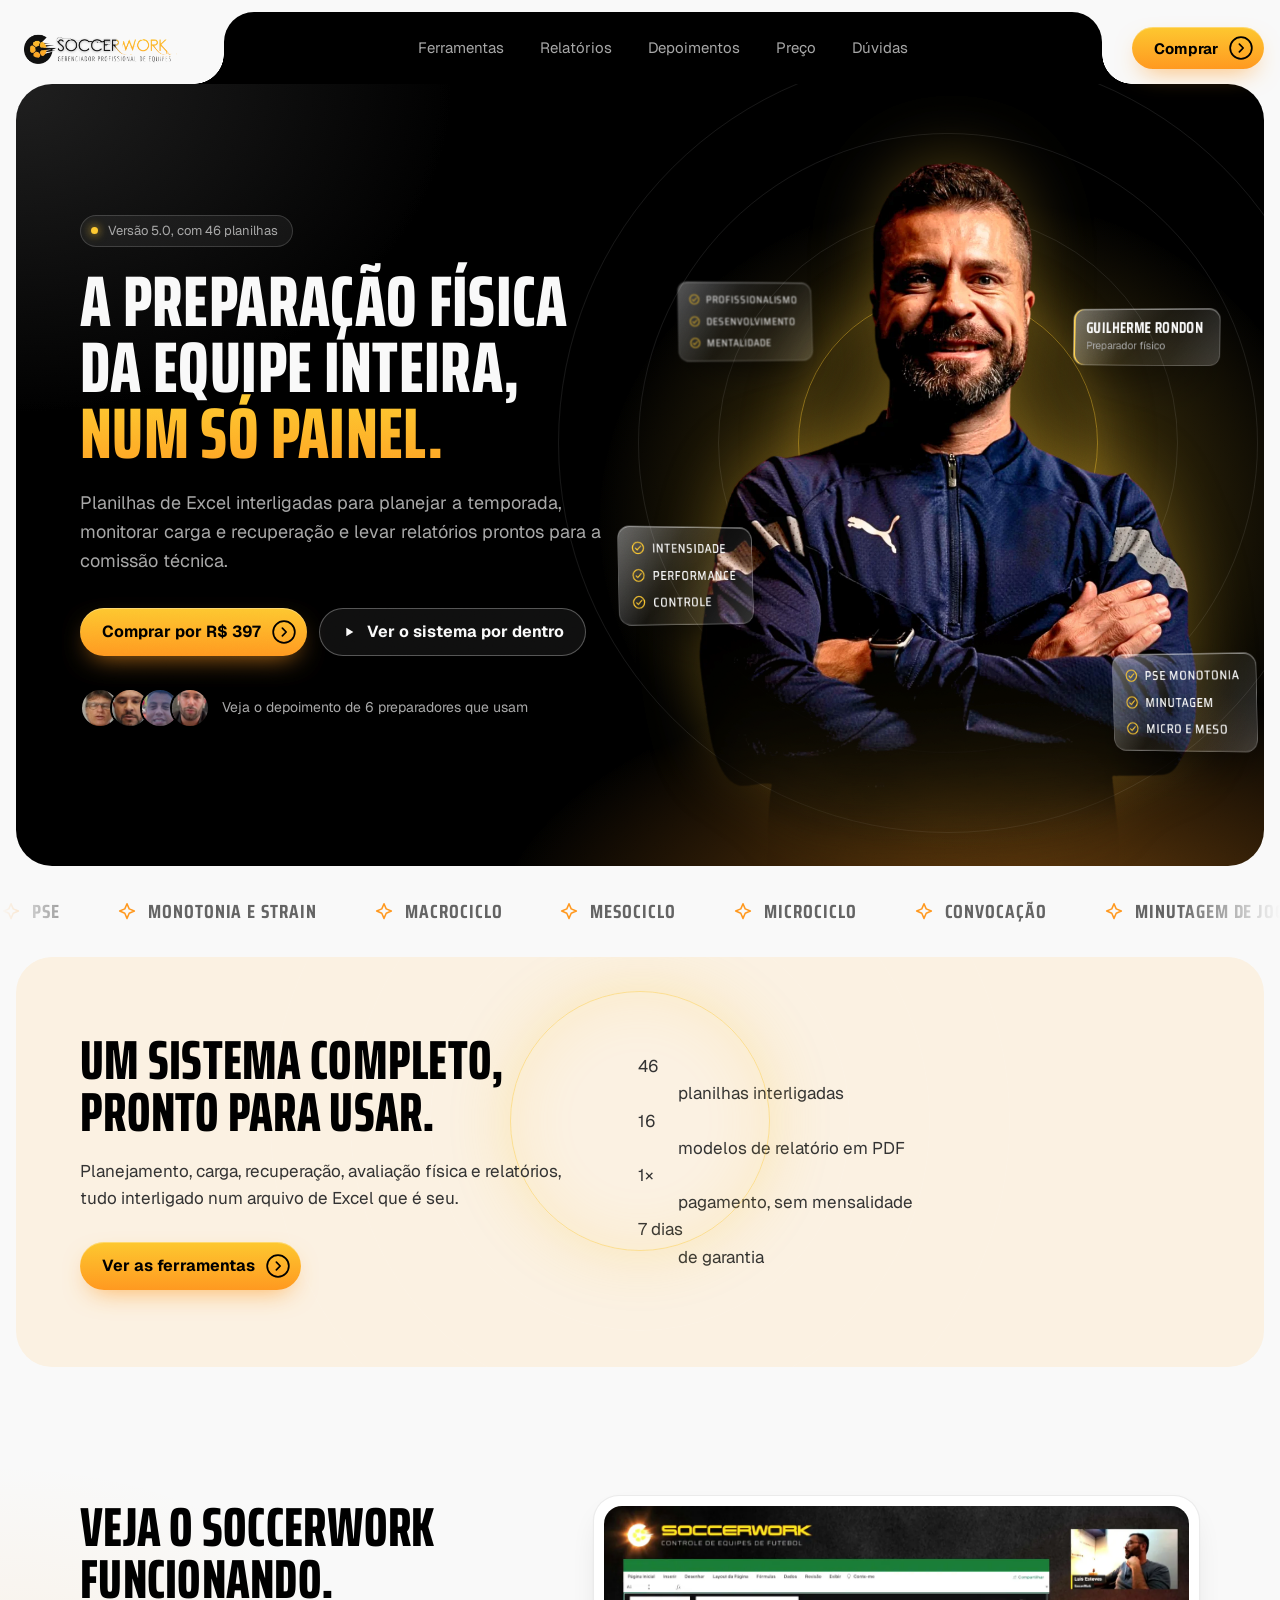
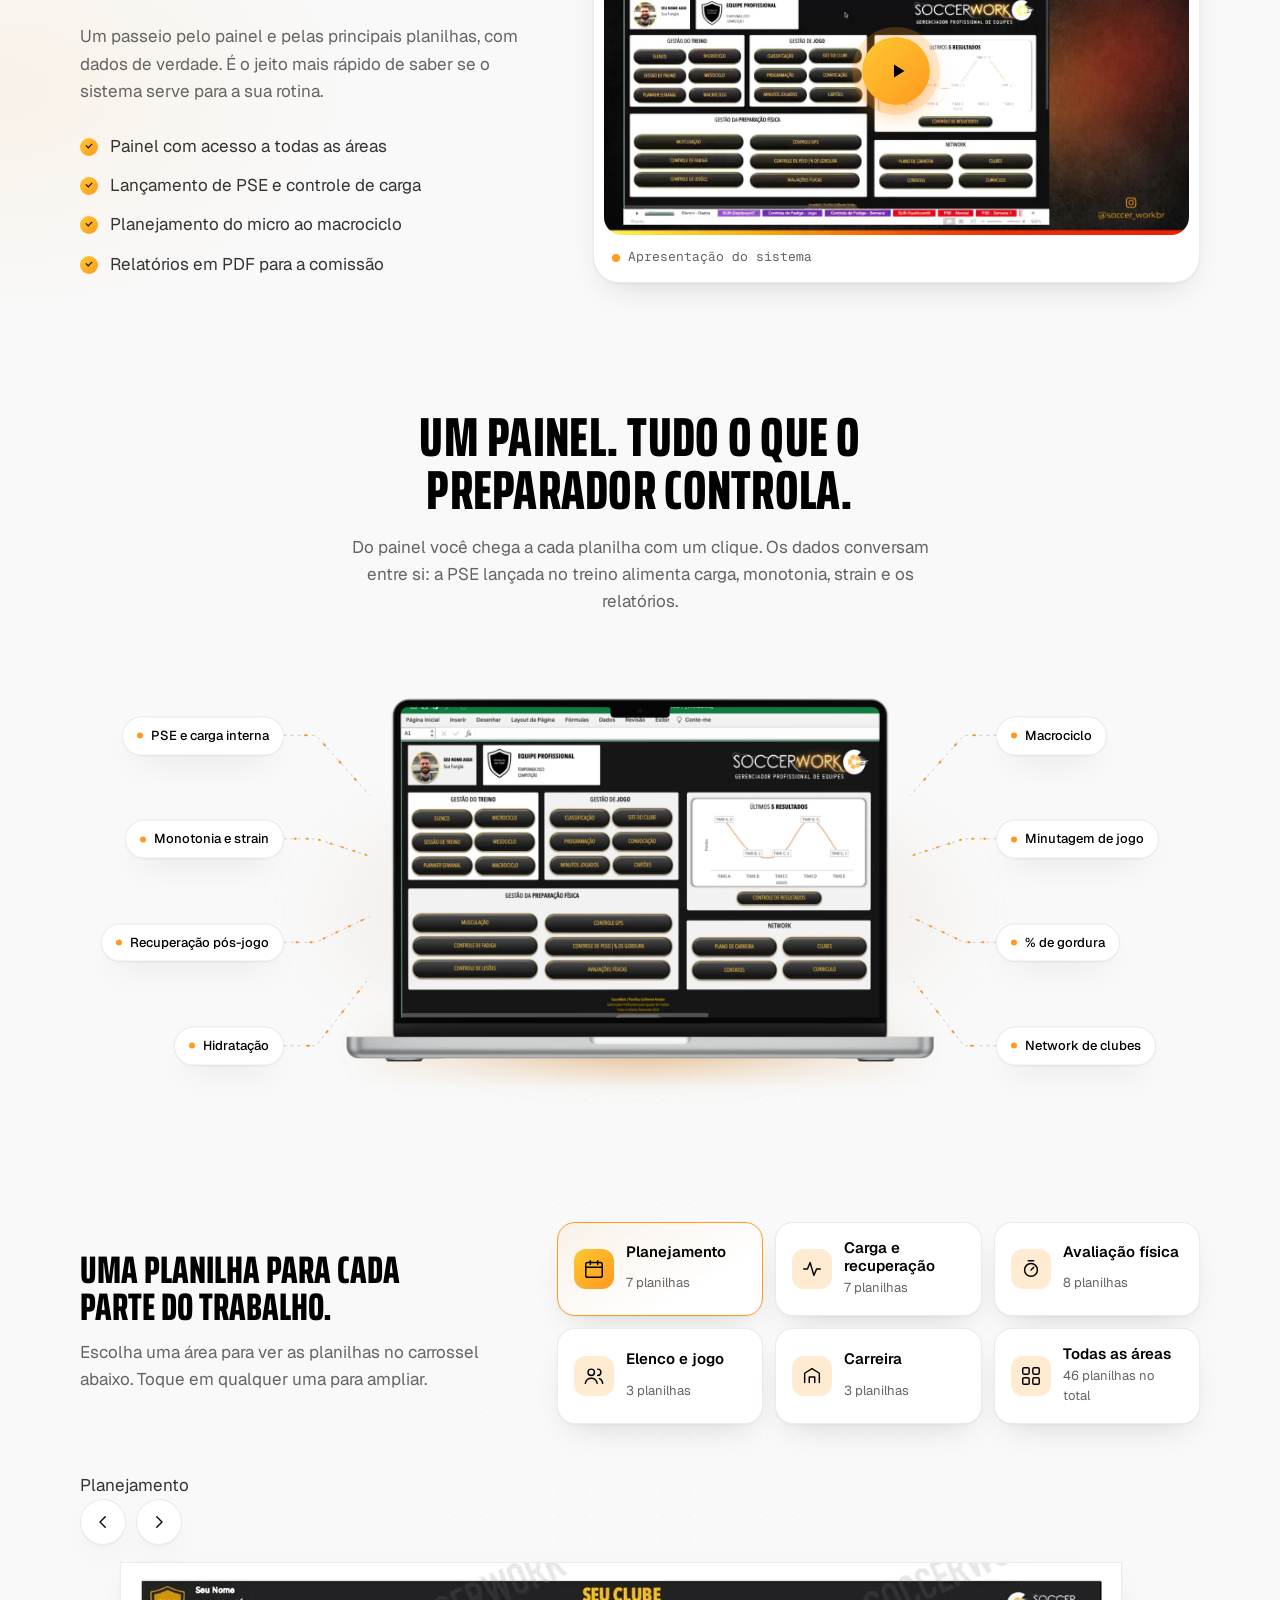
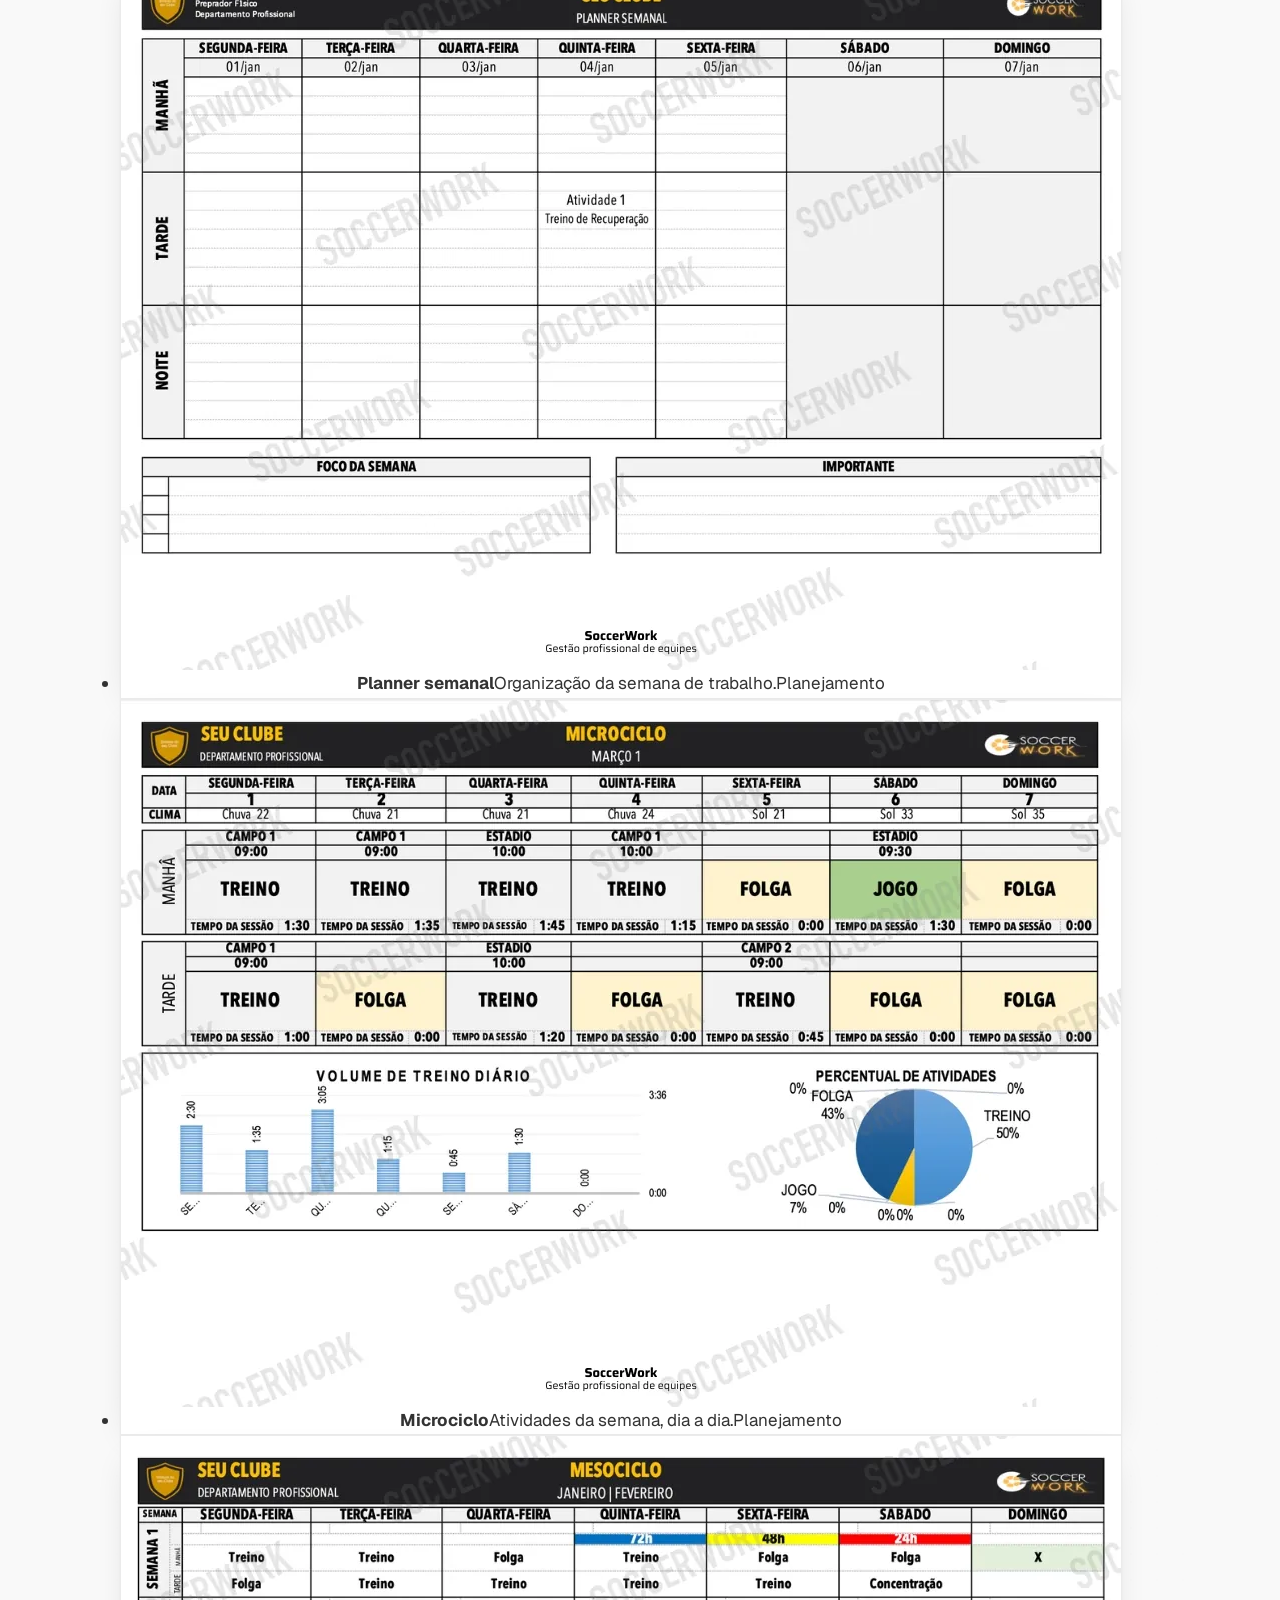
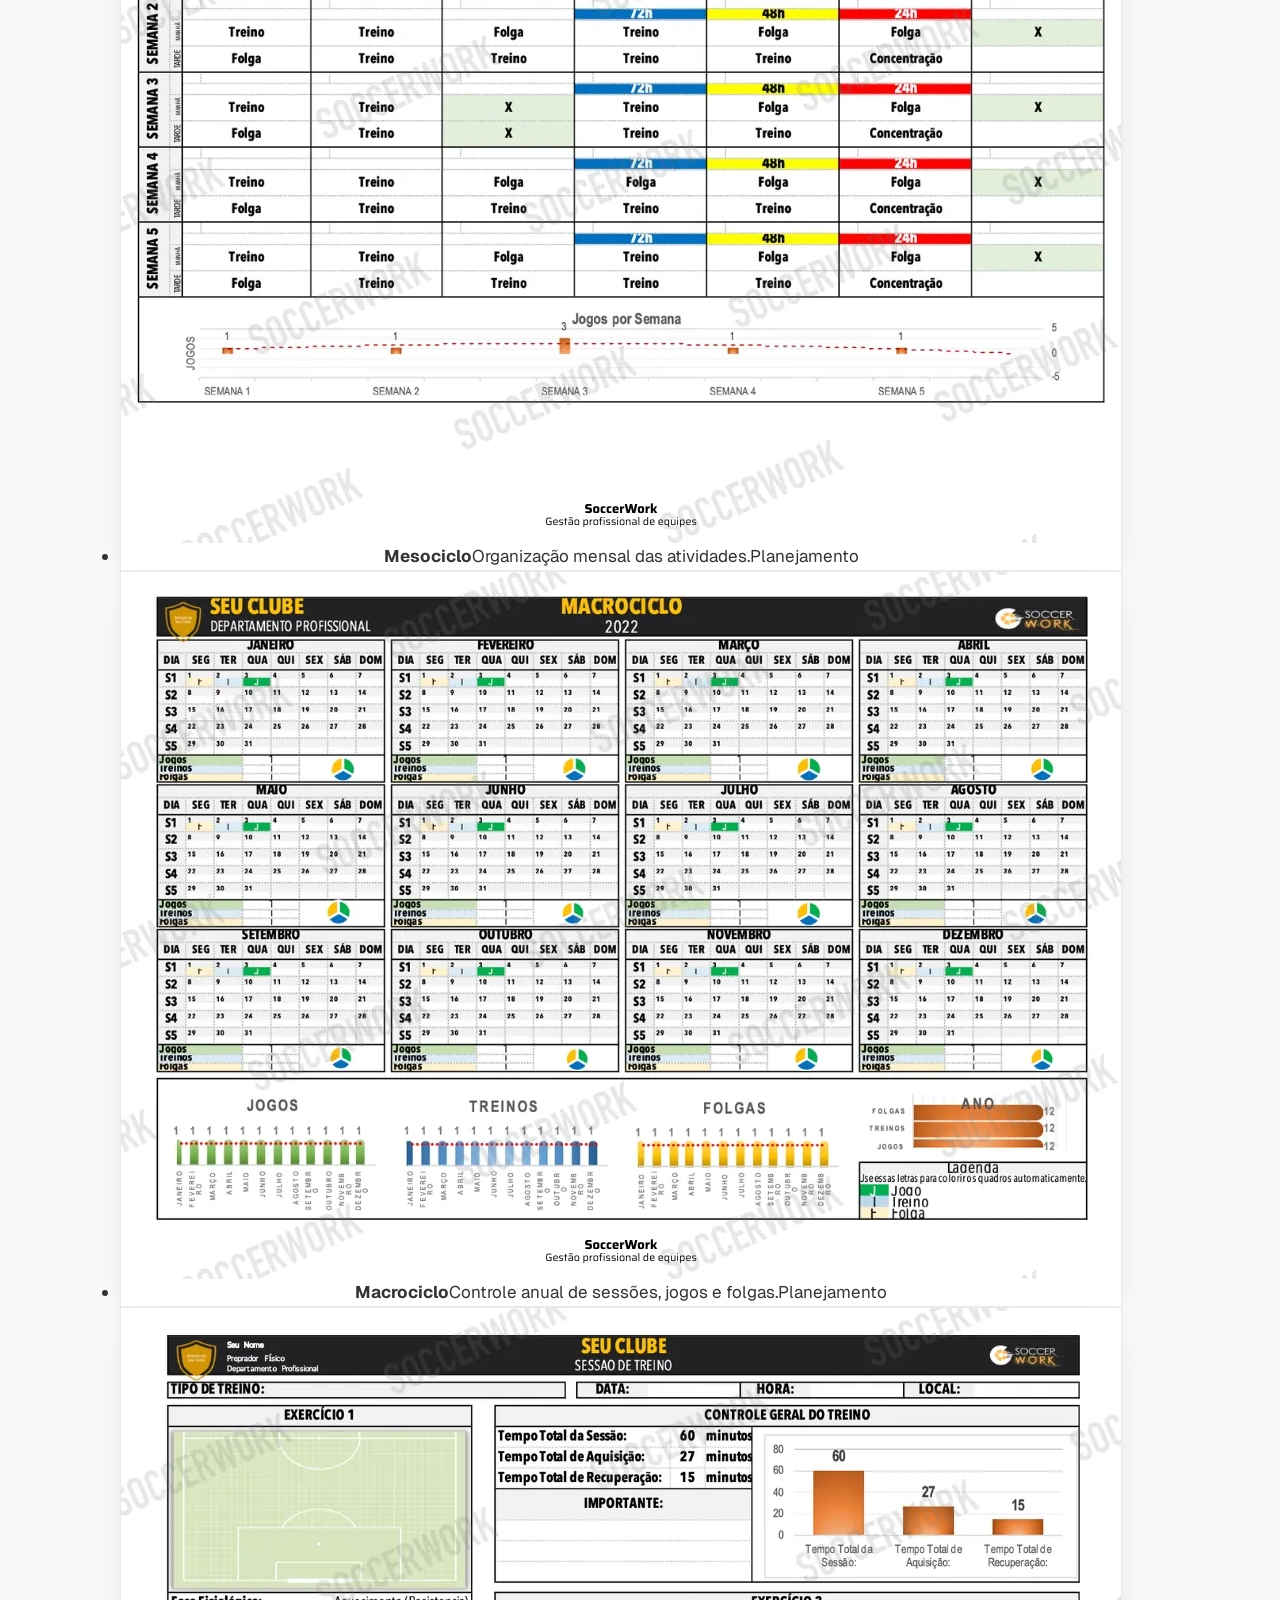
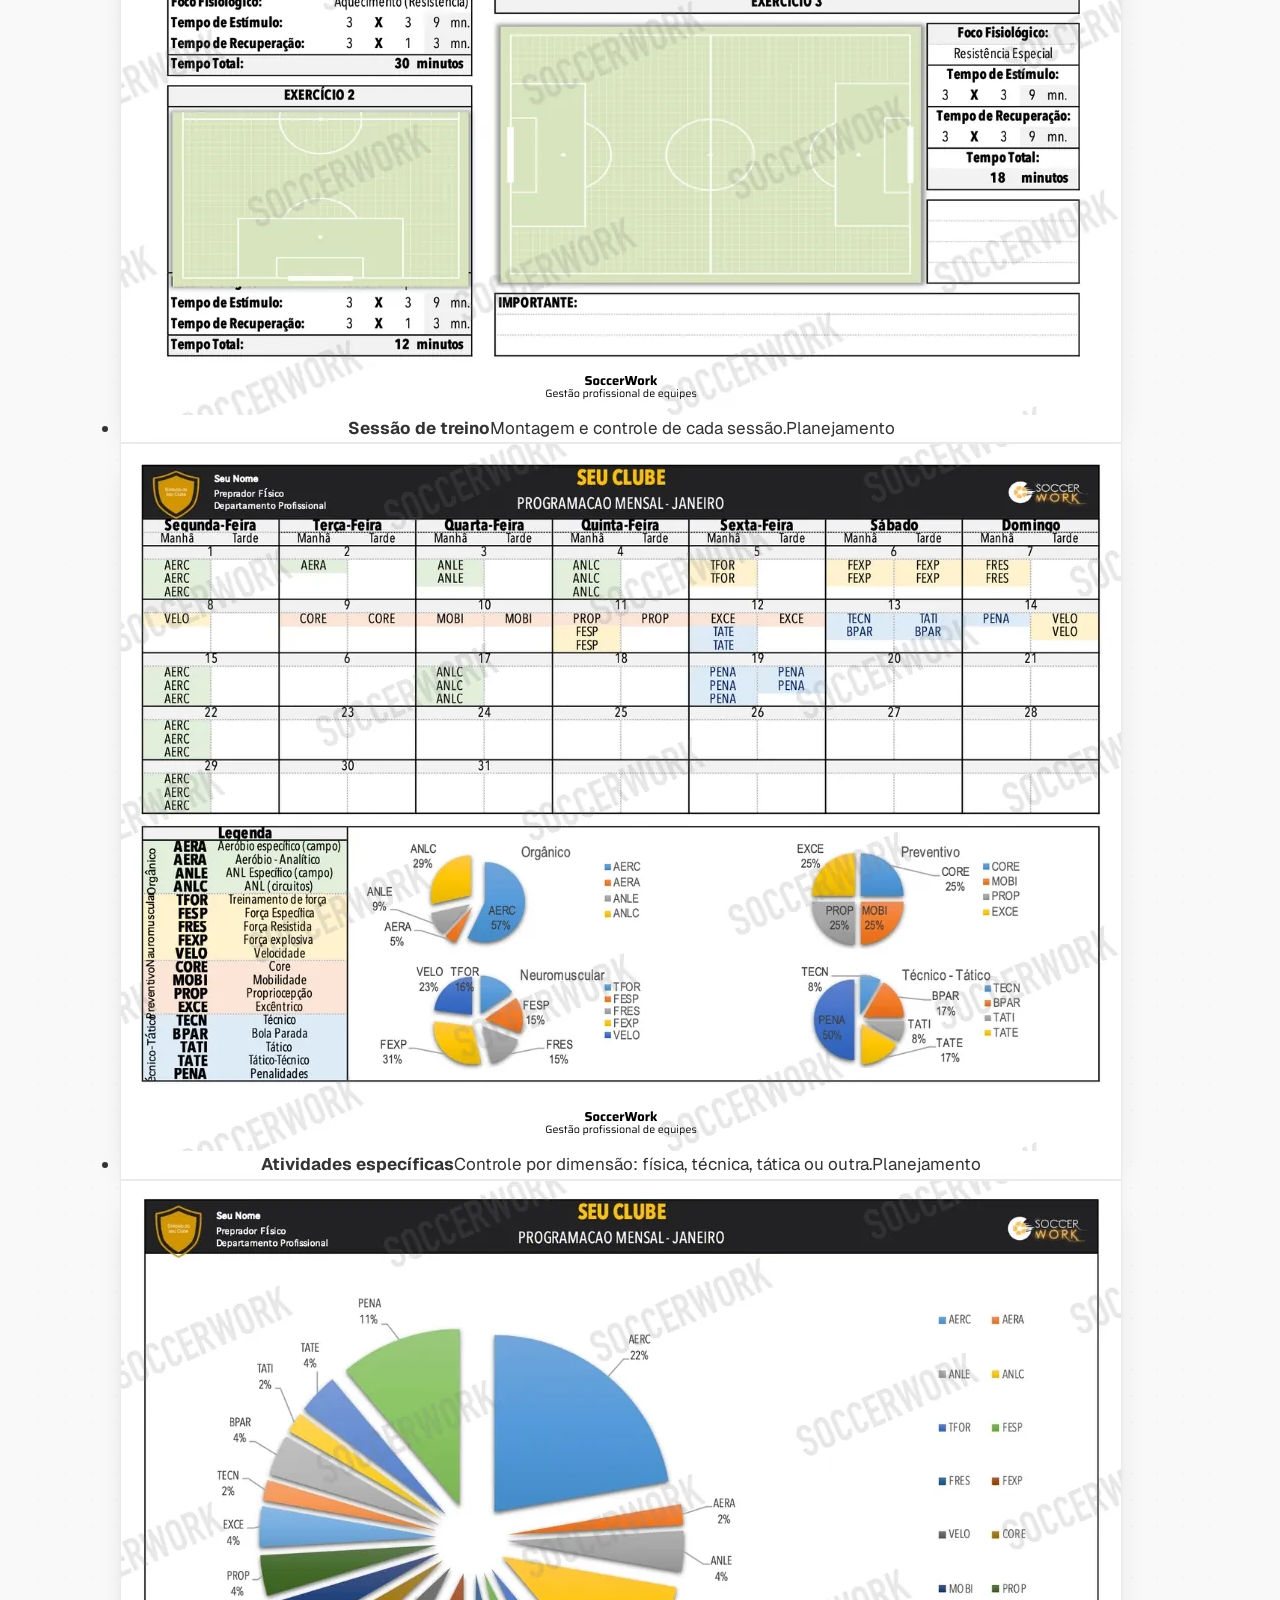
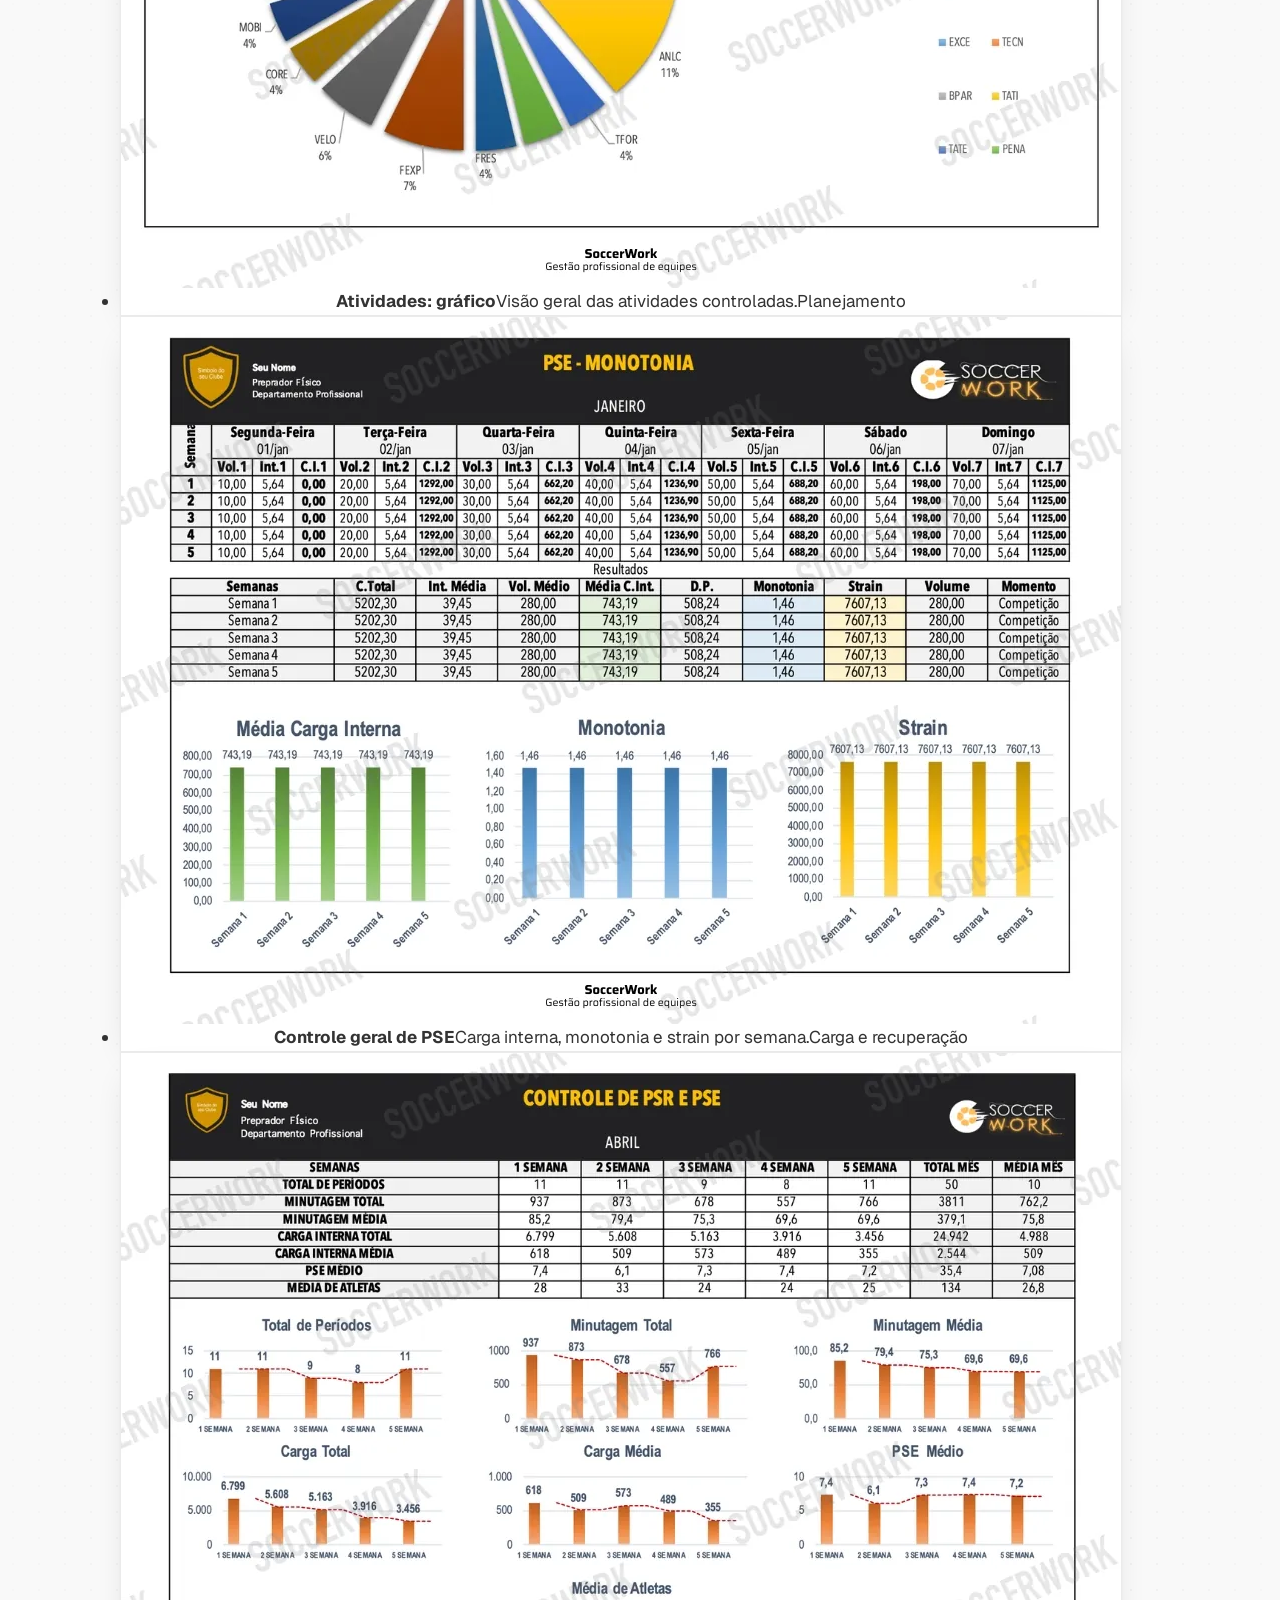
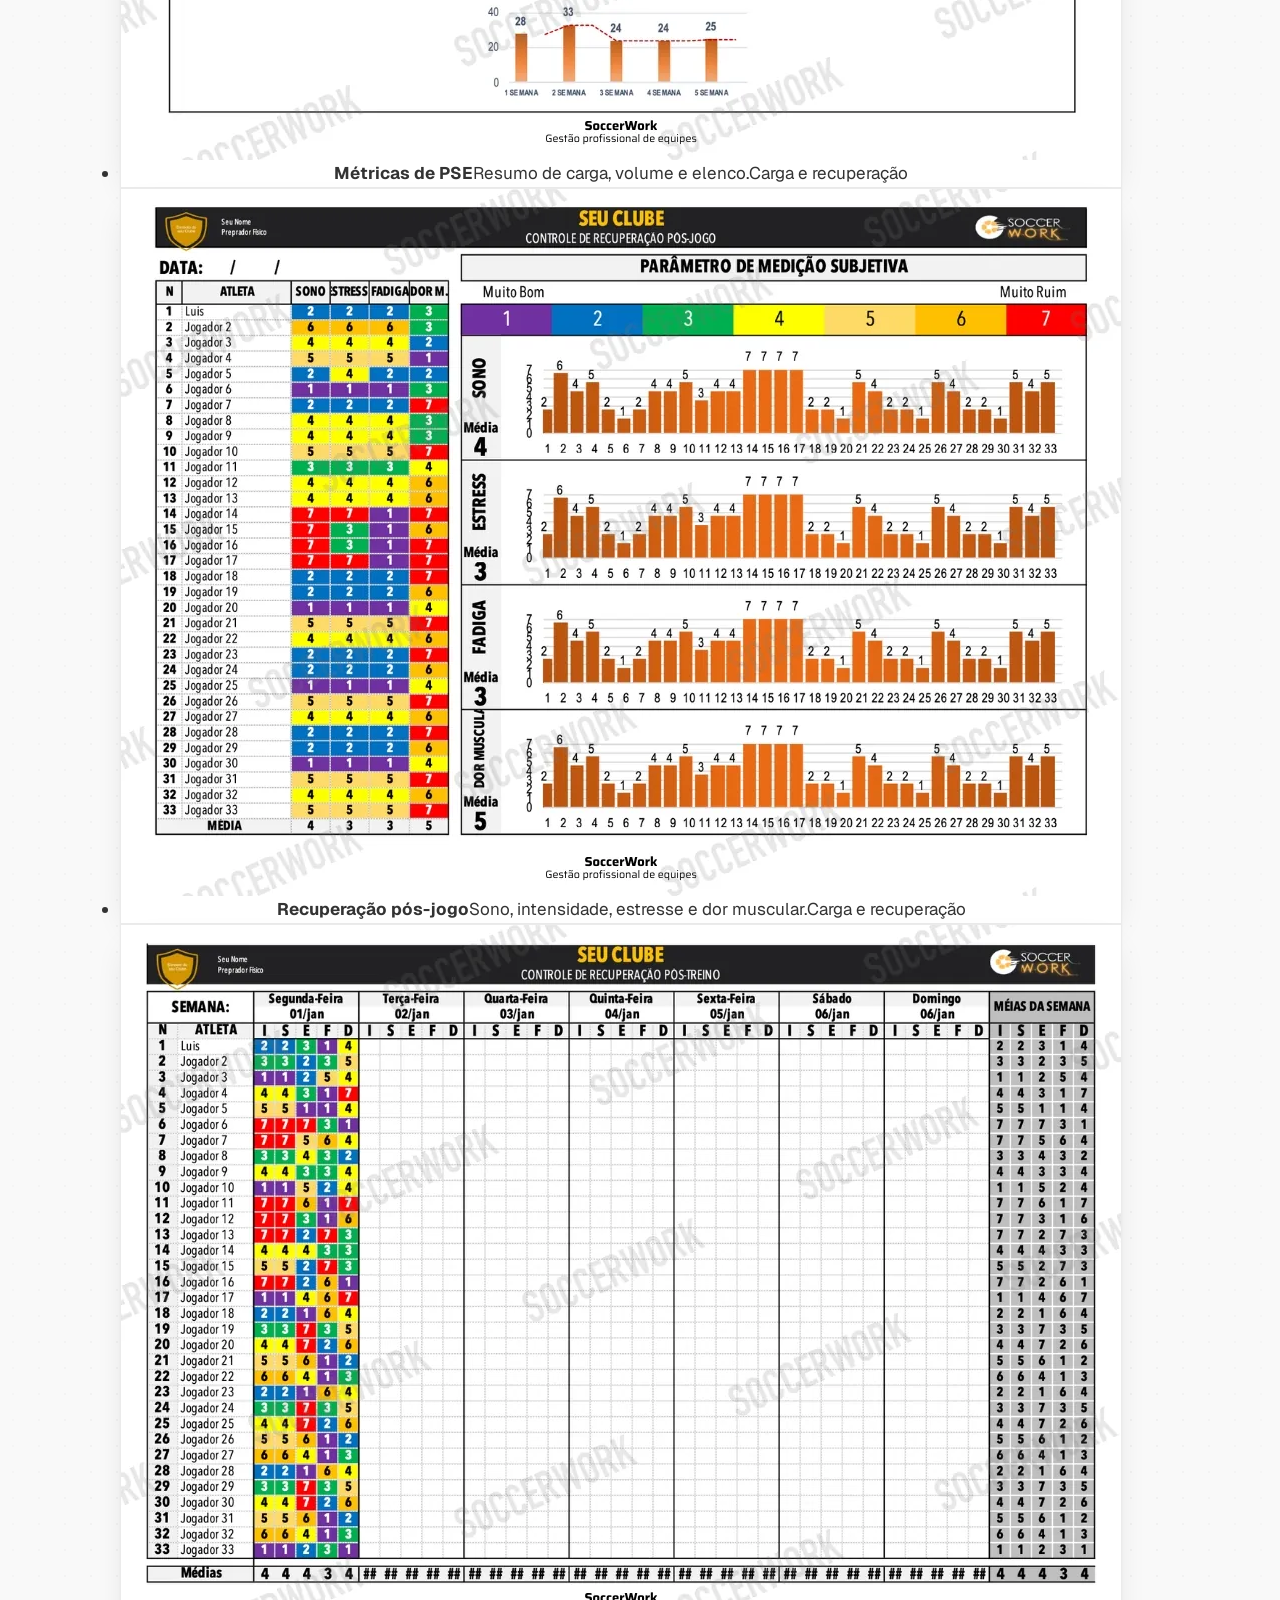
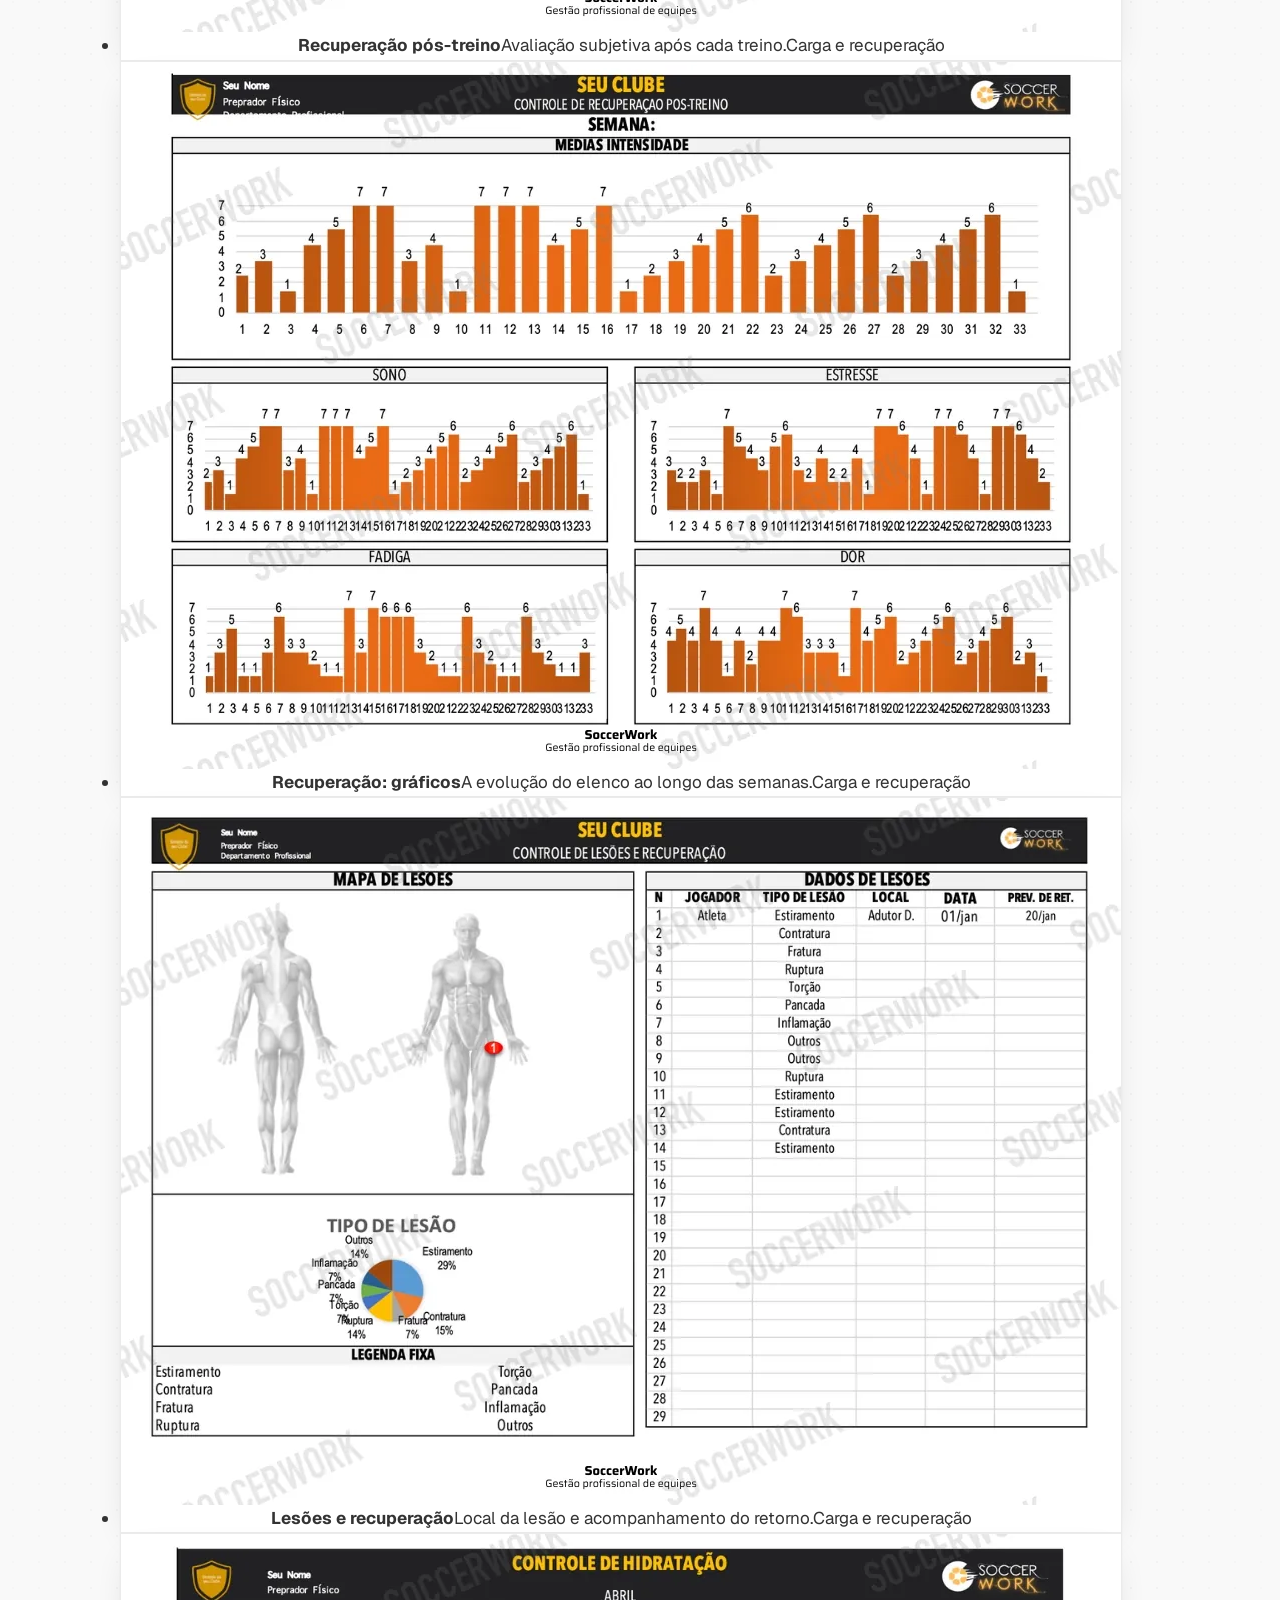
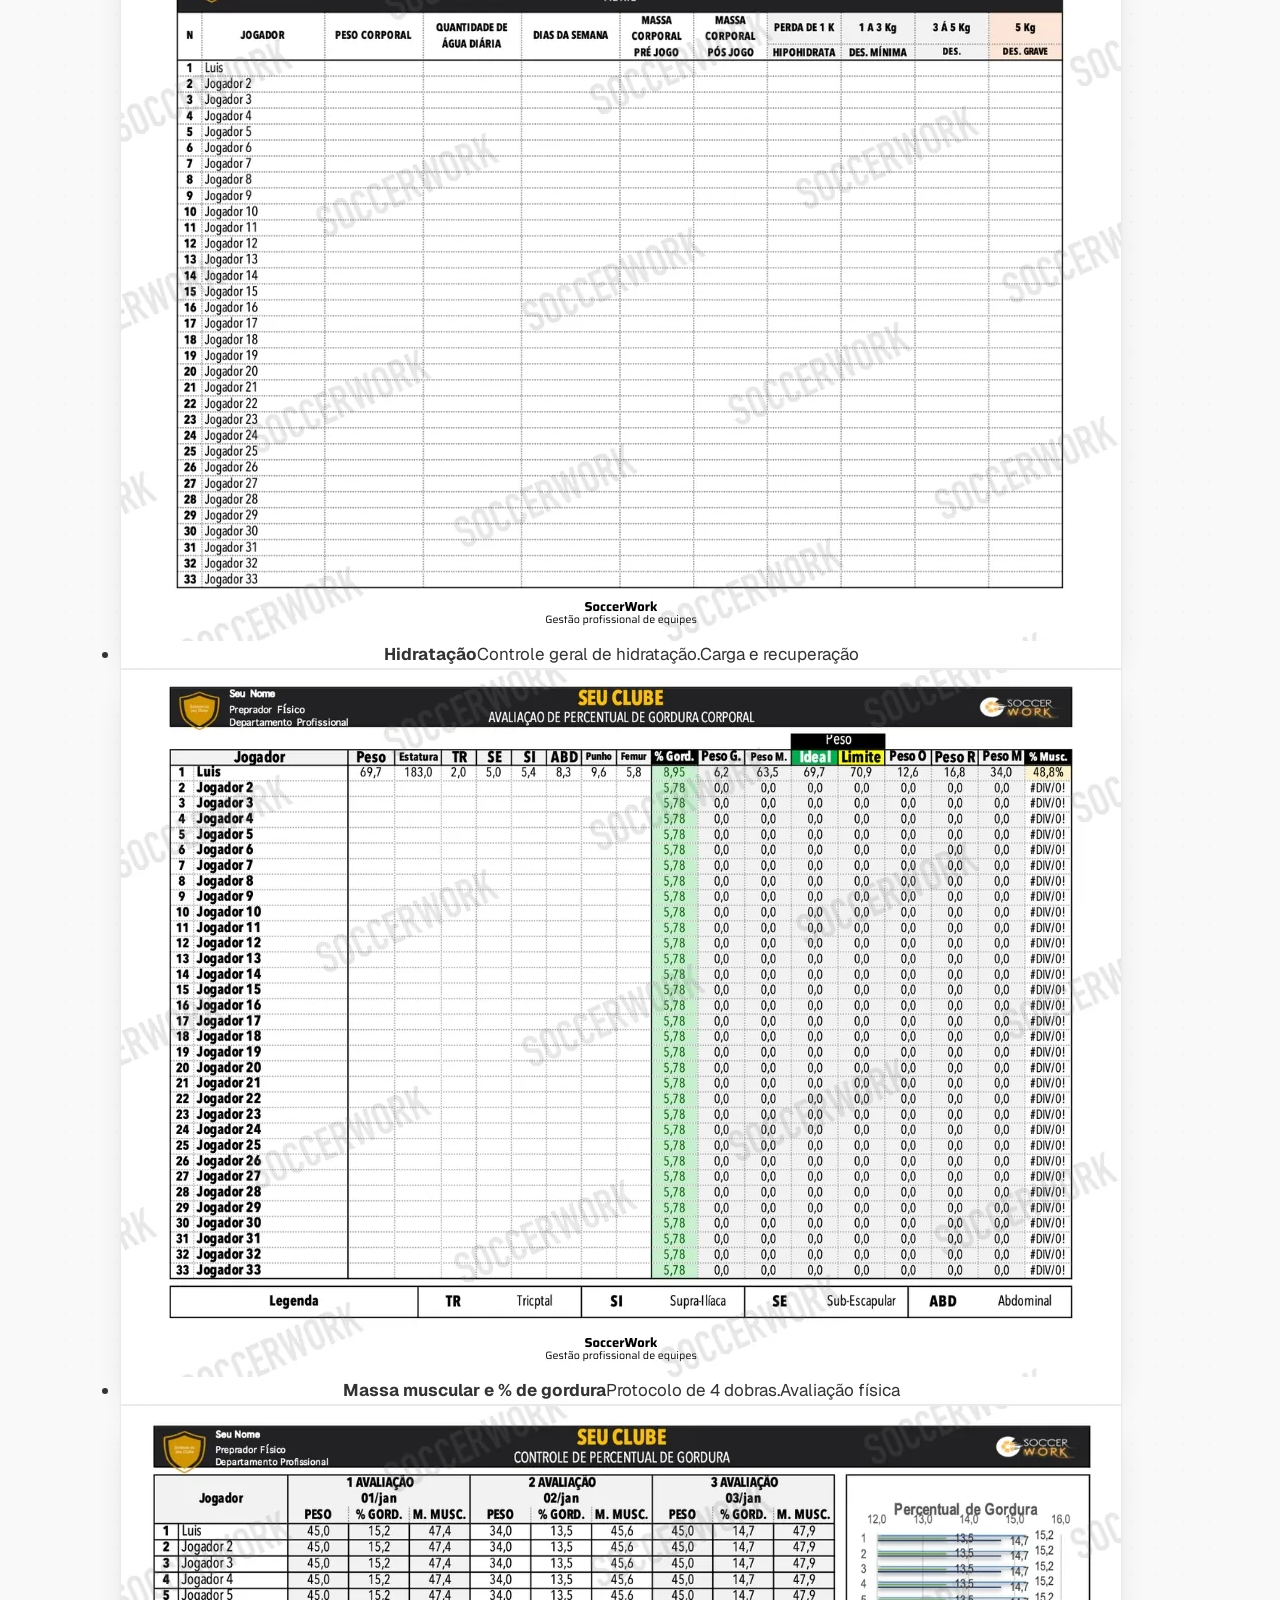
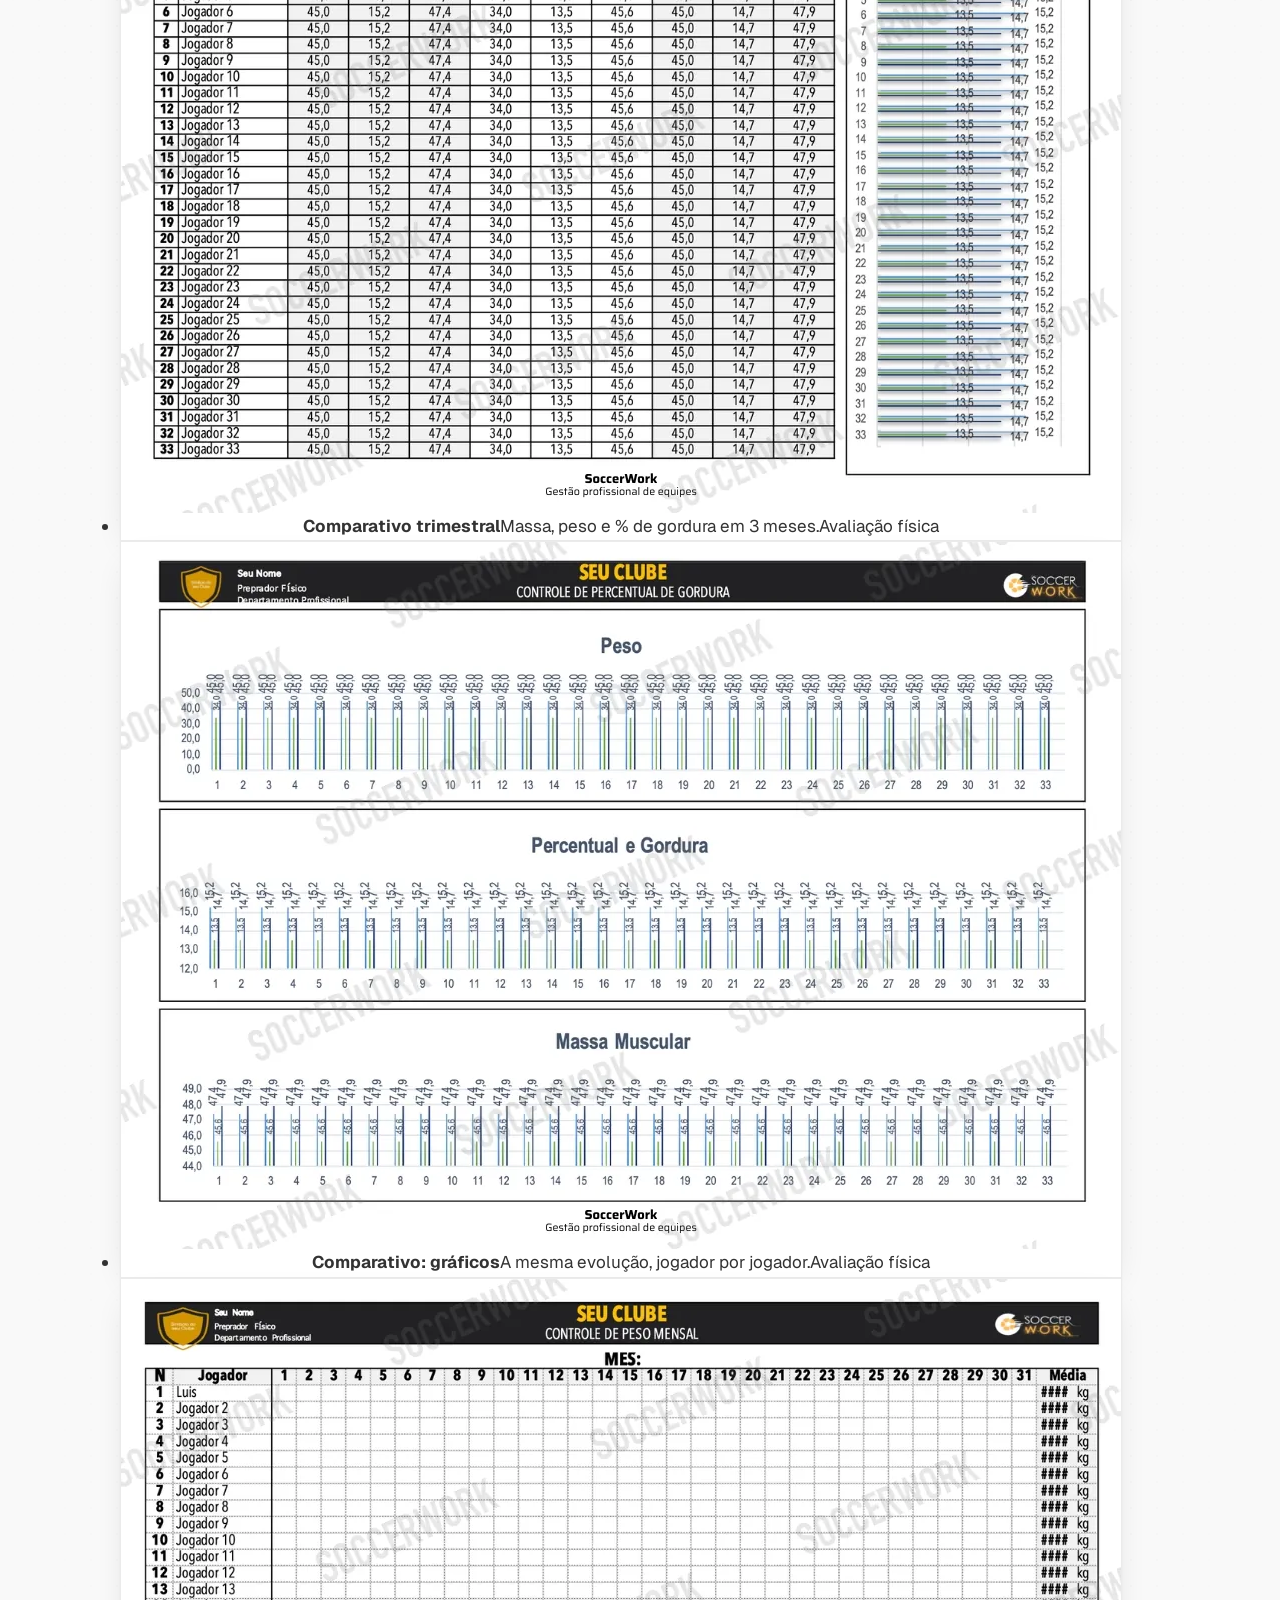
<file: index-claro.html>
<!doctype html>
<html lang="pt-BR">
<head>
<meta charset="utf-8">
<meta name="viewport" content="width=device-width, initial-scale=1">
<title>SoccerWork | Gestão da preparação física no Excel</title>
<meta name="description" content="46 planilhas de Excel interligadas para o preparador físico de futebol planejar a temporada, monitorar carga e recuperação e gerar relatórios em PDF.">
<meta property="og:title" content="SoccerWork | Gestão da preparação física no Excel">
<meta property="og:description" content="46 planilhas interligadas para planejar a temporada, monitorar carga e gerar relatórios em PDF.">
<meta property="og:image" content="img/og.jpg">
<meta property="og:type" content="website">
<meta name="theme-color" content="#000000">
<link rel="icon" href="img/icone.png">
<link rel="preconnect" href="https://fonts.googleapis.com">
<link rel="preconnect" href="https://fonts.gstatic.com" crossorigin>
<link href="https://fonts.googleapis.com/css2?family=Geist:wght@300..700&family=Geist+Mono:wght@400..600&family=Saira:wdth,wght@50..125,100..900&display=swap" rel="stylesheet">
<link rel="stylesheet" href="css/claro.css?v=202609302130">
</head>
<body>

<a class="pular" href="#conteudo">Pular para o conteúdo</a>

<header class="cabecalho">
  <a class="cab-logo" href="#inicio" aria-label="SoccerWork, início"><img src="img/logo-escuro.webp" alt="SoccerWork" width="600" height="118"></a>
  <nav class="cab-nav" aria-label="Seções">
    <a href="#ferramentas">Ferramentas</a>
    <a href="#relatorios">Relatórios</a>
    <a href="#depoimentos">Depoimentos</a>
    <a href="#preco">Preço</a>
    <a href="#duvidas">Dúvidas</a>
  </nav>
  <a class="botao botao-p cab-cta" href="#preco">Comprar <svg viewBox="0 0 24 24" aria-hidden="true"><circle cx="12" cy="12" r="10"/><path d="M10.5 8.5 14 12l-3.5 3.5"/></svg></a>
</header>

<div class="barra-fixa" id="topo" data-limite="620">
  <a href="#inicio" aria-label="SoccerWork, início"><img src="img/logo-escuro.webp" alt="SoccerWork" width="600" height="118"></a>
  <nav aria-label="Seções, atalho">
    <a href="#ferramentas">Ferramentas</a>
    <a href="#relatorios">Relatórios</a>
    <a href="#depoimentos">Depoimentos</a>
    <a href="#preco">Preço</a>
    <a href="#duvidas">Dúvidas</a>
  </nav>
  <a class="botao botao-p" href="#preco">Comprar <svg viewBox="0 0 24 24" aria-hidden="true"><circle cx="12" cy="12" r="10"/><path d="M10.5 8.5 14 12l-3.5 3.5"/></svg></a>
</div>

<main id="conteudo">

  <!-- ================= HERO ================= -->
  <section class="hero-claro" id="inicio">
    <div class="hero-cartao" id="palco">
      <div class="hc-texto">
        <p class="selo"><span class="selo-ponto" aria-hidden="true"></span>Versão 5.0, com 46 planilhas</p>
        <h1>A preparação física da equipe inteira, <span class="destaque">num só painel.</span></h1>
        <p class="hc-sub">Planilhas de Excel interligadas para planejar a temporada, monitorar carga e recuperação e levar relatórios prontos para a comissão técnica.</p>
        <div class="acoes">
          <a class="botao" href="#preco">Comprar por R$ 397 <svg viewBox="0 0 24 24" aria-hidden="true"><circle cx="12" cy="12" r="10"/><path d="M10.5 8.5 14 12l-3.5 3.5"/></svg></a>
          <button class="botao botao-s" type="button" data-video="demo">
            <svg viewBox="0 0 24 24" aria-hidden="true"><path d="M8 5.5v13l10.5-6.5z"/></svg>
            Ver o sistema por dentro
          </button>
        </div>
        <a class="prova" href="#depoimentos">
          <span class="prova-rostos" aria-hidden="true">
            <img src="img/depoimentos/rosto-jose-lummertz.webp" alt="" width="160" height="160">
            <img src="img/depoimentos/rosto-mauro-mazoni.webp" alt="" width="160" height="160">
            <img src="img/depoimentos/rosto-antonio-junior.webp" alt="" width="160" height="160">
            <img src="img/depoimentos/rosto-eduardo-oliveira.webp" alt="" width="160" height="160">
          </span>
          <span>Veja o depoimento de 6 preparadores que usam</span>
        </a>
      </div>

      <div class="hc-foto">
        <div class="aneis" aria-hidden="true"><span style="--d:300px;--i:0"></span><span style="--d:460px;--i:1"></span><span style="--d:620px;--i:2"></span><span style="--d:780px;--i:3"></span></div>
        <img class="especialista" src="img/especialista.webp" alt="Guilherme Rondon, preparador físico e idealizador do SoccerWork" width="900" height="1270" fetchpriority="high">
        <div class="flutuantes" aria-hidden="true">
          <div class="flut c-esq" style="--l:-16%;--t:50%;--ry:18deg;--rx:4deg;--prof:1.2;--e:.9s;--dur:7s">
            <ul class="vidro rotulo"><li><svg viewBox="0 0 24 24"><circle cx="12" cy="12" r="9"/><path d="M8 12.5l2.7 2.7L16.5 9"/></svg>Intensidade</li><li><svg viewBox="0 0 24 24"><circle cx="12" cy="12" r="9"/><path d="M8 12.5l2.7 2.7L16.5 9"/></svg>Performance</li><li><svg viewBox="0 0 24 24"><circle cx="12" cy="12" r="9"/><path d="M8 12.5l2.7 2.7L16.5 9"/></svg>Controle</li></ul>
          </div>
          <div class="flut longe" style="--l:-4%;--t:14%;--ry:14deg;--rx:5deg;--prof:.4;--s:.8;--e:1.1s;--dur:9s">
            <ul class="vidro rotulo"><li><svg viewBox="0 0 24 24"><circle cx="12" cy="12" r="9"/><path d="M8 12.5l2.7 2.7L16.5 9"/></svg>Profissionalismo</li><li><svg viewBox="0 0 24 24"><circle cx="12" cy="12" r="9"/><path d="M8 12.5l2.7 2.7L16.5 9"/></svg>Desenvolvimento</li><li><svg viewBox="0 0 24 24"><circle cx="12" cy="12" r="9"/><path d="M8 12.5l2.7 2.7L16.5 9"/></svg>Mentalidade</li></ul>
          </div>
          <div class="flut" style="--r:-8%;--t:20%;--ry:-14deg;--rx:3deg;--prof:.7;--e:1s;--dur:8s">
            <div class="vidro nome-tag"><strong>Guilherme Rondon</strong><span>Preparador físico</span></div>
          </div>
          <div class="flut c-dir" style="--r:-12%;--t:68%;--ry:-18deg;--rx:-4deg;--prof:1.25;--e:1.2s;--dur:6.8s">
            <ul class="vidro rotulo"><li><svg viewBox="0 0 24 24"><circle cx="12" cy="12" r="9"/><path d="M8 12.5l2.7 2.7L16.5 9"/></svg>PSE Monotonia</li><li><svg viewBox="0 0 24 24"><circle cx="12" cy="12" r="9"/><path d="M8 12.5l2.7 2.7L16.5 9"/></svg>Minutagem</li><li><svg viewBox="0 0 24 24"><circle cx="12" cy="12" r="9"/><path d="M8 12.5l2.7 2.7L16.5 9"/></svg>Micro e meso</li></ul>
          </div>
        </div>
      </div>
    </div>
  </section>

  <!-- ================= FAIXA DE ÁREAS ================= -->
  <section class="faixa" aria-label="Áreas do sistema">
    <div class="faixa-trilho"><ul><li><svg viewBox="0 0 24 24" aria-hidden="true"><path d="M12 3l2.4 5.6L20 11l-5.6 2.4L12 19l-2.4-5.6L4 11l5.6-2.4z"/></svg>PSE</li><li><svg viewBox="0 0 24 24" aria-hidden="true"><path d="M12 3l2.4 5.6L20 11l-5.6 2.4L12 19l-2.4-5.6L4 11l5.6-2.4z"/></svg>Monotonia e strain</li><li><svg viewBox="0 0 24 24" aria-hidden="true"><path d="M12 3l2.4 5.6L20 11l-5.6 2.4L12 19l-2.4-5.6L4 11l5.6-2.4z"/></svg>Macrociclo</li><li><svg viewBox="0 0 24 24" aria-hidden="true"><path d="M12 3l2.4 5.6L20 11l-5.6 2.4L12 19l-2.4-5.6L4 11l5.6-2.4z"/></svg>Mesociclo</li><li><svg viewBox="0 0 24 24" aria-hidden="true"><path d="M12 3l2.4 5.6L20 11l-5.6 2.4L12 19l-2.4-5.6L4 11l5.6-2.4z"/></svg>Microciclo</li><li><svg viewBox="0 0 24 24" aria-hidden="true"><path d="M12 3l2.4 5.6L20 11l-5.6 2.4L12 19l-2.4-5.6L4 11l5.6-2.4z"/></svg>Convocação</li><li><svg viewBox="0 0 24 24" aria-hidden="true"><path d="M12 3l2.4 5.6L20 11l-5.6 2.4L12 19l-2.4-5.6L4 11l5.6-2.4z"/></svg>Minutagem de jogo</li><li><svg viewBox="0 0 24 24" aria-hidden="true"><path d="M12 3l2.4 5.6L20 11l-5.6 2.4L12 19l-2.4-5.6L4 11l5.6-2.4z"/></svg>Controle de GPS</li><li><svg viewBox="0 0 24 24" aria-hidden="true"><path d="M12 3l2.4 5.6L20 11l-5.6 2.4L12 19l-2.4-5.6L4 11l5.6-2.4z"/></svg>Hidratação</li><li><svg viewBox="0 0 24 24" aria-hidden="true"><path d="M12 3l2.4 5.6L20 11l-5.6 2.4L12 19l-2.4-5.6L4 11l5.6-2.4z"/></svg>Lesões</li><li><svg viewBox="0 0 24 24" aria-hidden="true"><path d="M12 3l2.4 5.6L20 11l-5.6 2.4L12 19l-2.4-5.6L4 11l5.6-2.4z"/></svg>% de gordura</li><li><svg viewBox="0 0 24 24" aria-hidden="true"><path d="M12 3l2.4 5.6L20 11l-5.6 2.4L12 19l-2.4-5.6L4 11l5.6-2.4z"/></svg>Salto vertical</li><li><svg viewBox="0 0 24 24" aria-hidden="true"><path d="M12 3l2.4 5.6L20 11l-5.6 2.4L12 19l-2.4-5.6L4 11l5.6-2.4z"/></svg>Relatórios em PDF</li></ul><ul aria-hidden="true"><li><svg viewBox="0 0 24 24" aria-hidden="true"><path d="M12 3l2.4 5.6L20 11l-5.6 2.4L12 19l-2.4-5.6L4 11l5.6-2.4z"/></svg>PSE</li><li><svg viewBox="0 0 24 24" aria-hidden="true"><path d="M12 3l2.4 5.6L20 11l-5.6 2.4L12 19l-2.4-5.6L4 11l5.6-2.4z"/></svg>Monotonia e strain</li><li><svg viewBox="0 0 24 24" aria-hidden="true"><path d="M12 3l2.4 5.6L20 11l-5.6 2.4L12 19l-2.4-5.6L4 11l5.6-2.4z"/></svg>Macrociclo</li><li><svg viewBox="0 0 24 24" aria-hidden="true"><path d="M12 3l2.4 5.6L20 11l-5.6 2.4L12 19l-2.4-5.6L4 11l5.6-2.4z"/></svg>Mesociclo</li><li><svg viewBox="0 0 24 24" aria-hidden="true"><path d="M12 3l2.4 5.6L20 11l-5.6 2.4L12 19l-2.4-5.6L4 11l5.6-2.4z"/></svg>Microciclo</li><li><svg viewBox="0 0 24 24" aria-hidden="true"><path d="M12 3l2.4 5.6L20 11l-5.6 2.4L12 19l-2.4-5.6L4 11l5.6-2.4z"/></svg>Convocação</li><li><svg viewBox="0 0 24 24" aria-hidden="true"><path d="M12 3l2.4 5.6L20 11l-5.6 2.4L12 19l-2.4-5.6L4 11l5.6-2.4z"/></svg>Minutagem de jogo</li><li><svg viewBox="0 0 24 24" aria-hidden="true"><path d="M12 3l2.4 5.6L20 11l-5.6 2.4L12 19l-2.4-5.6L4 11l5.6-2.4z"/></svg>Controle de GPS</li><li><svg viewBox="0 0 24 24" aria-hidden="true"><path d="M12 3l2.4 5.6L20 11l-5.6 2.4L12 19l-2.4-5.6L4 11l5.6-2.4z"/></svg>Hidratação</li><li><svg viewBox="0 0 24 24" aria-hidden="true"><path d="M12 3l2.4 5.6L20 11l-5.6 2.4L12 19l-2.4-5.6L4 11l5.6-2.4z"/></svg>Lesões</li><li><svg viewBox="0 0 24 24" aria-hidden="true"><path d="M12 3l2.4 5.6L20 11l-5.6 2.4L12 19l-2.4-5.6L4 11l5.6-2.4z"/></svg>% de gordura</li><li><svg viewBox="0 0 24 24" aria-hidden="true"><path d="M12 3l2.4 5.6L20 11l-5.6 2.4L12 19l-2.4-5.6L4 11l5.6-2.4z"/></svg>Salto vertical</li><li><svg viewBox="0 0 24 24" aria-hidden="true"><path d="M12 3l2.4 5.6L20 11l-5.6 2.4L12 19l-2.4-5.6L4 11l5.6-2.4z"/></svg>Relatórios em PDF</li></ul></div>
  </section>

  <!-- ================= NÚMEROS ================= -->
  <section class="numeros" aria-labelledby="t-numeros">
    <div class="num-cartao">
      <div class="aneis" aria-hidden="true"><span style="--d:260px;--i:0"></span><span style="--d:420px;--i:1"></span><span style="--d:580px;--i:2"></span><span style="--d:740px;--i:3"></span></div>
      <div class="num-texto">
        <h2 id="t-numeros">Um sistema completo, pronto para usar.</h2>
        <p>Planejamento, carga, recuperação, avaliação física e relatórios, tudo interligado num arquivo de Excel que é seu.</p>
        <a class="botao" href="#ferramentas">Ver as ferramentas <svg viewBox="0 0 24 24" aria-hidden="true"><circle cx="12" cy="12" r="10"/><path d="M10.5 8.5 14 12l-3.5 3.5"/></svg></a>
      </div>
      <dl class="num-cards">
        <div class="nc nc-a" style="--i:0"><dt><span data-contar="46">46</span></dt><dd>planilhas interligadas</dd></div>
        <div class="nc nc-b" style="--i:1"><dt><span data-contar="16">16</span></dt><dd>modelos de relatório em PDF</dd></div>
        <div class="nc nc-c" style="--i:2"><dt>1×</dt><dd>pagamento, sem mensalidade</dd></div>
        <div class="nc nc-d" style="--i:3"><dt><span data-contar="7">7</span> dias</dt><dd>de garantia</dd></div>
      </dl>
    </div>
  </section>

  <!-- ================= VÍDEO ================= -->
  <section class="bloco atm-luz-e" id="video">
    <div class="miolo video">
      <div class="video-texto">
        <h2>Veja o SoccerWork funcionando.</h2>
        <p>Um passeio pelo painel e pelas principais planilhas, com dados de verdade. É o jeito mais rápido de saber se o sistema serve para a sua rotina.</p>
        <ul class="checks">
          <li>Painel com acesso a todas as áreas</li>
          <li>Lançamento de PSE e controle de carga</li>
          <li>Planejamento do micro ao macrociclo</li>
          <li>Relatórios em PDF para a comissão</li>
        </ul>
      </div>
      <div class="video-moldura vidro">
        <span class="canto c1"></span><span class="canto c2"></span><span class="canto c3"></span><span class="canto c4"></span>
        <button class="video-capa" type="button" data-video="demo" aria-label="Assistir ao vídeo de apresentação">
          <img src="img/video-capa.webp" alt="" width="1280" height="720" loading="lazy">
          <span class="play" aria-hidden="true"><svg viewBox="0 0 24 24"><path d="M8 5.5v13l10.5-6.5z"/></svg></span>
        </button>
        <p class="video-legenda"><span class="rec" aria-hidden="true"></span>Apresentação do sistema</p>
      </div>
    </div>
  </section>

  <!-- ================= FERRAMENTAS ================= -->
  <section class="bloco atm-grade" id="ferramentas">
    <div class="miolo">
      <div class="cabeca cabeca-centro">
        <h2>Um painel. Tudo o que o preparador controla.</h2>
        <p>Do painel você chega a cada planilha com um clique. Os dados conversam entre si: a PSE lançada no treino alimenta carga, monotonia, strain e os relatórios.</p>
      </div>

      <div class="orbita">
        <svg class="orbita-fios" viewBox="0 0 100 100" preserveAspectRatio="none" aria-hidden="true">
          <g class="fios">
            <path d="M17 14H20L25 28"/><path d="M17 38H20L25 42"/><path d="M17 62H20L25 56"/><path d="M17 86H20L25 70"/>
            <path d="M83 14H80L75 28"/><path d="M83 38H80L75 42"/><path d="M83 62H80L75 56"/><path d="M83 86H80L75 70"/>
          </g>
          <g class="pulsos">
            <path pathLength="100" d="M17 14H20L25 28" style="--d:0s"/><path pathLength="100" d="M83 38H80L75 42" style="--d:.8s"/><path pathLength="100" d="M17 62H20L25 56" style="--d:1.6s"/><path pathLength="100" d="M83 86H80L75 70" style="--d:2.4s"/>
            <path pathLength="100" d="M83 14H80L75 28" style="--d:3.2s"/><path pathLength="100" d="M17 86H20L25 70" style="--d:4s"/><path pathLength="100" d="M83 62H80L75 56" style="--d:4.8s"/><path pathLength="100" d="M17 38H20L25 42" style="--d:5.6s"/>
          </g>
        </svg>
        <ul class="orbita-tags" aria-label="Algumas áreas do sistema">
          <li class="vidro e" style="--y:14%">PSE e carga interna</li>
          <li class="vidro e" style="--y:38%">Monotonia e strain</li>
          <li class="vidro e" style="--y:62%">Recuperação pós-jogo</li>
          <li class="vidro e" style="--y:86%">Hidratação</li>
          <li class="vidro d" style="--y:14%">Macrociclo</li>
          <li class="vidro d" style="--y:38%">Minutagem de jogo</li>
          <li class="vidro d" style="--y:62%">% de gordura</li>
          <li class="vidro d" style="--y:86%">Network de clubes</li>
        </ul>
        <img class="orbita-painel" src="img/painel.webp" alt="Painel do SoccerWork aberto no Excel, num notebook" width="1400" height="990" loading="lazy">
      </div>

      <div class="categorias">
        <div class="cat-texto">
          <h3 class="titulo-medio">Uma planilha para cada parte do trabalho.</h3>
          <p>Escolha uma área para ver as planilhas no carrossel abaixo. Toque em qualquer uma para ampliar.</p>
        </div>
        <div class="cat-grade" role="group" aria-label="Filtrar planilhas por área">
          <button class="cat vidro" type="button" data-filtro="planejamento" data-luz aria-pressed="true">
            <svg viewBox="0 0 24 24" aria-hidden="true"><rect x="3" y="5" width="18" height="16" rx="2"/><path d="M3 10h18M8 3v4M16 3v4"/></svg>
            <strong>Planejamento</strong><span>7 planilhas</span>
          </button>
          <button class="cat vidro" type="button" data-filtro="carga" data-luz aria-pressed="false">
            <svg viewBox="0 0 24 24" aria-hidden="true"><path d="M3 12h4l3-7 4 14 3-7h4"/></svg>
            <strong>Carga e recuperação</strong><span>7 planilhas</span>
          </button>
          <button class="cat vidro" type="button" data-filtro="avaliacao" data-luz aria-pressed="false">
            <svg viewBox="0 0 24 24" aria-hidden="true"><circle cx="12" cy="13" r="7"/><path d="M12 13l3-3M9 3h6"/></svg>
            <strong>Avaliação física</strong><span>8 planilhas</span>
          </button>
          <button class="cat vidro" type="button" data-filtro="elenco" data-luz aria-pressed="false">
            <svg viewBox="0 0 24 24" aria-hidden="true"><circle cx="9" cy="8" r="3.5"/><path d="M2.5 20c.8-3.5 3.3-5.5 6.5-5.5s5.7 2 6.5 5.5M16 4.5a3.5 3.5 0 0 1 0 7M18 14.8c1.9.7 3.1 2.4 3.5 5.2"/></svg>
            <strong>Elenco e jogo</strong><span>3 planilhas</span>
          </button>
          <button class="cat vidro" type="button" data-filtro="carreira" data-luz aria-pressed="false">
            <svg viewBox="0 0 24 24" aria-hidden="true"><path d="M4 19V9l8-5 8 5v10M9 19v-6h6v6"/></svg>
            <strong>Carreira</strong><span>3 planilhas</span>
          </button>
          <button class="cat vidro" type="button" data-filtro="todas" data-luz aria-pressed="false">
            <svg viewBox="0 0 24 24" aria-hidden="true"><rect x="3" y="3" width="7" height="7" rx="1.5"/><rect x="14" y="3" width="7" height="7" rx="1.5"/><rect x="3" y="14" width="7" height="7" rx="1.5"/><rect x="14" y="14" width="7" height="7" rx="1.5"/></svg>
            <strong>Todas as áreas</strong><span>46 planilhas no total</span>
          </button>
        </div>
      </div>

      <div class="carrossel-topo">
        <p class="carrossel-nome" id="nome-filtro" aria-live="polite">Planejamento</p>
        <div class="setas">
          <button type="button" data-rolar="ferr" data-dir="-1" aria-label="Planilhas anteriores"><svg viewBox="0 0 24 24" aria-hidden="true"><path d="M15 5l-7 7 7 7"/></svg></button>
          <button type="button" data-rolar="ferr" data-dir="1" aria-label="Próximas planilhas"><svg viewBox="0 0 24 24" aria-hidden="true"><path d="M9 5l7 7-7 7"/></svg></button>
        </div>
      </div>
      <ul class="carrossel" id="ferr" aria-label="Planilhas">
        <li data-cat="planejamento"><button type="button" class="card-ferr vidro" data-luz><span class="thumb"><img src="img/ferramentas/f11-planner-semanal.webp" alt="" loading="lazy" width="1000" height="707"></span><strong>Planner semanal</strong><span class="desc">Organização da semana de trabalho.</span><span class="chip">Planejamento</span></button></li>
        <li data-cat="planejamento"><button type="button" class="card-ferr vidro" data-luz><span class="thumb"><img src="img/ferramentas/f12-microciclo.webp" alt="" loading="lazy" width="1000" height="707"></span><strong>Microciclo</strong><span class="desc">Atividades da semana, dia a dia.</span><span class="chip">Planejamento</span></button></li>
        <li data-cat="planejamento"><button type="button" class="card-ferr vidro" data-luz><span class="thumb"><img src="img/ferramentas/f13-mesociclo.webp" alt="" loading="lazy" width="1000" height="707"></span><strong>Mesociclo</strong><span class="desc">Organização mensal das atividades.</span><span class="chip">Planejamento</span></button></li>
        <li data-cat="planejamento"><button type="button" class="card-ferr vidro" data-luz><span class="thumb"><img src="img/ferramentas/f14-macrociclo.webp" alt="" loading="lazy" width="1000" height="707"></span><strong>Macrociclo</strong><span class="desc">Controle anual de sessões, jogos e folgas.</span><span class="chip">Planejamento</span></button></li>
        <li data-cat="planejamento"><button type="button" class="card-ferr vidro" data-luz><span class="thumb"><img src="img/ferramentas/f24-sessao-treino.webp" alt="" loading="lazy" width="1000" height="707"></span><strong>Sessão de treino</strong><span class="desc">Montagem e controle de cada sessão.</span><span class="chip">Planejamento</span></button></li>
        <li data-cat="planejamento"><button type="button" class="card-ferr vidro" data-luz><span class="thumb"><img src="img/ferramentas/f22-atividades-1.webp" alt="" loading="lazy" width="1000" height="707"></span><strong>Atividades específicas</strong><span class="desc">Controle por dimensão: física, técnica, tática ou outra.</span><span class="chip">Planejamento</span></button></li>
        <li data-cat="planejamento"><button type="button" class="card-ferr vidro" data-luz><span class="thumb"><img src="img/ferramentas/f23-atividades-2.webp" alt="" loading="lazy" width="1000" height="707"></span><strong>Atividades: gráfico</strong><span class="desc">Visão geral das atividades controladas.</span><span class="chip">Planejamento</span></button></li>

        <li data-cat="carga"><button type="button" class="card-ferr vidro" data-luz><span class="thumb"><img src="img/ferramentas/f07-pse-geral.webp" alt="" loading="lazy" width="1000" height="707"></span><strong>Controle geral de PSE</strong><span class="desc">Carga interna, monotonia e strain por semana.</span><span class="chip">Carga e recuperação</span></button></li>
        <li data-cat="carga"><button type="button" class="card-ferr vidro" data-luz><span class="thumb"><img src="img/ferramentas/f08-pse-metricas.webp" alt="" loading="lazy" width="1000" height="707"></span><strong>Métricas de PSE</strong><span class="desc">Resumo de carga, volume e elenco.</span><span class="chip">Carga e recuperação</span></button></li>
        <li data-cat="carga"><button type="button" class="card-ferr vidro" data-luz><span class="thumb"><img src="img/ferramentas/f04-recuperacao-pos-jogo.webp" alt="" loading="lazy" width="1000" height="707"></span><strong>Recuperação pós-jogo</strong><span class="desc">Sono, intensidade, estresse e dor muscular.</span><span class="chip">Carga e recuperação</span></button></li>
        <li data-cat="carga"><button type="button" class="card-ferr vidro" data-luz><span class="thumb"><img src="img/ferramentas/f05-recuperacao-pos-treino-1.webp" alt="" loading="lazy" width="1000" height="707"></span><strong>Recuperação pós-treino</strong><span class="desc">Avaliação subjetiva após cada treino.</span><span class="chip">Carga e recuperação</span></button></li>
        <li data-cat="carga"><button type="button" class="card-ferr vidro" data-luz><span class="thumb"><img src="img/ferramentas/f06-recuperacao-pos-treino-2.webp" alt="" loading="lazy" width="1000" height="707"></span><strong>Recuperação: gráficos</strong><span class="desc">A evolução do elenco ao longo das semanas.</span><span class="chip">Carga e recuperação</span></button></li>
        <li data-cat="carga"><button type="button" class="card-ferr vidro" data-luz><span class="thumb"><img src="img/ferramentas/f09-lesoes.webp" alt="" loading="lazy" width="1000" height="707"></span><strong>Lesões e recuperação</strong><span class="desc">Local da lesão e acompanhamento do retorno.</span><span class="chip">Carga e recuperação</span></button></li>
        <li data-cat="carga"><button type="button" class="card-ferr vidro" data-luz><span class="thumb"><img src="img/ferramentas/f10-hidratacao.webp" alt="" loading="lazy" width="1000" height="707"></span><strong>Hidratação</strong><span class="desc">Controle geral de hidratação.</span><span class="chip">Carga e recuperação</span></button></li>

        <li data-cat="avaliacao"><button type="button" class="card-ferr vidro" data-luz><span class="thumb"><img src="img/ferramentas/f16-massa-gordura.webp" alt="" loading="lazy" width="1000" height="707"></span><strong>Massa muscular e % de gordura</strong><span class="desc">Protocolo de 4 dobras.</span><span class="chip">Avaliação física</span></button></li>
        <li data-cat="avaliacao"><button type="button" class="card-ferr vidro" data-luz><span class="thumb"><img src="img/ferramentas/f17-comparativo-1.webp" alt="" loading="lazy" width="1000" height="707"></span><strong>Comparativo trimestral</strong><span class="desc">Massa, peso e % de gordura em 3 meses.</span><span class="chip">Avaliação física</span></button></li>
        <li data-cat="avaliacao"><button type="button" class="card-ferr vidro" data-luz><span class="thumb"><img src="img/ferramentas/f18-comparativo-2.webp" alt="" loading="lazy" width="1000" height="707"></span><strong>Comparativo: gráficos</strong><span class="desc">A mesma evolução, jogador por jogador.</span><span class="chip">Avaliação física</span></button></li>
        <li data-cat="avaliacao"><button type="button" class="card-ferr vidro" data-luz><span class="thumb"><img src="img/ferramentas/f19-peso-mensal.webp" alt="" loading="lazy" width="1000" height="707"></span><strong>Peso mensal</strong><span class="desc">Evolução do peso de cada jogador no mês.</span><span class="chip">Avaliação física</span></button></li>
        <li data-cat="avaliacao"><button type="button" class="card-ferr vidro" data-luz><span class="thumb"><img src="img/ferramentas/f20-peso-semanal.webp" alt="" loading="lazy" width="1000" height="707"></span><strong>Peso semanal</strong><span class="desc">Peso antes e depois do treino.</span><span class="chip">Avaliação física</span></button></li>
        <li data-cat="avaliacao"><button type="button" class="card-ferr vidro" data-luz><span class="thumb"><img src="img/ferramentas/f21-peso-diario.webp" alt="" loading="lazy" width="1000" height="707"></span><strong>Peso diário</strong><span class="desc">Antes e depois do treino, em dois turnos.</span><span class="chip">Avaliação física</span></button></li>
        <li data-cat="avaliacao"><button type="button" class="card-ferr vidro" data-luz><span class="thumb"><img src="img/ferramentas/f25-salto-vertical-1.webp" alt="" loading="lazy" width="1000" height="707"></span><strong>Salto vertical</strong><span class="desc">Aplicação e registro do teste.</span><span class="chip">Avaliação física</span></button></li>
        <li data-cat="avaliacao"><button type="button" class="card-ferr vidro" data-luz><span class="thumb"><img src="img/ferramentas/f26-salto-vertical-2.webp" alt="" loading="lazy" width="1000" height="707"></span><strong>Salto vertical: gráficos</strong><span class="desc">Comparativo dos saltos do elenco.</span><span class="chip">Avaliação física</span></button></li>

        <li data-cat="elenco"><button type="button" class="card-ferr vidro" data-luz><span class="thumb"><img src="img/ferramentas/f02-gestao-elenco.webp" alt="" loading="lazy" width="1000" height="707"></span><strong>Gestão de elenco</strong><span class="desc">Dados de cada jogador e campograma de posições.</span><span class="chip">Elenco e jogo</span></button></li>
        <li data-cat="elenco"><button type="button" class="card-ferr vidro" data-luz><span class="thumb"><img src="img/ferramentas/f03-controle-posicoes.webp" alt="" loading="lazy" width="1000" height="707"></span><strong>Controle de posições</strong><span class="desc">Todas as posições do elenco num só quadro.</span><span class="chip">Elenco e jogo</span></button></li>
        <li data-cat="elenco"><button type="button" class="card-ferr vidro" data-luz><span class="thumb"><img src="img/ferramentas/f15-minutagem-jogo.webp" alt="" loading="lazy" width="1000" height="707"></span><strong>Minutagem de jogo</strong><span class="desc">Minutos jogados, jogador por jogador.</span><span class="chip">Elenco e jogo</span></button></li>

        <li data-cat="carreira"><button type="button" class="card-ferr vidro" data-luz><span class="thumb"><img src="img/ferramentas/f27-carreira.webp" alt="" loading="lazy" width="1000" height="707"></span><strong>Planejamento de carreira</strong><span class="desc">Metas e ações para a sua evolução profissional.</span><span class="chip">Carreira</span></button></li>
        <li data-cat="carreira"><button type="button" class="card-ferr vidro" data-luz><span class="thumb"><img src="img/ferramentas/f28-network-profissionais.webp" alt="" loading="lazy" width="1000" height="707"></span><strong>Network de profissionais</strong><span class="desc">Cadastro dos contatos que você faz no futebol.</span><span class="chip">Carreira</span></button></li>
        <li data-cat="carreira"><button type="button" class="card-ferr vidro" data-luz><span class="thumb"><img src="img/ferramentas/f29-network-clubes.webp" alt="" loading="lazy" width="1000" height="707"></span><strong>Network de clubes</strong><span class="desc">Cadastro de clubes e oportunidades.</span><span class="chip">Carreira</span></button></li>
      </ul>
    </div>
  </section>

  <!-- ================= RELATÓRIOS ================= -->
  <section class="bloco escuro" id="relatorios">
    <div class="miolo">
      <div class="cabeca cabeca-centro">
        <h2>Relatórios em PDF para a comissão e a diretoria.</h2>
        <p>Cada teste e cada controle vira um documento com o escudo do clube, pronto para imprimir ou mandar pelo celular.</p>
      </div>
    </div>
    <div class="coverflow">
      <ul class="cf-trilho" id="cf" aria-label="Modelos de relatório">
        <li><button type="button"><img src="img/relatorios/r01-convocacao.webp" alt="" loading="lazy" width="707" height="1000"></button><strong>Convocação</strong><span>Jogo</span></li>
        <li><button type="button"><img src="img/relatorios/r02-cartoes.webp" alt="" loading="lazy" width="707" height="1000"></button><strong>Controle de cartões</strong><span>Jogo</span></li>
        <li><button type="button"><img src="img/relatorios/r03-cartoes-grafico.webp" alt="" loading="lazy" width="707" height="1000"></button><strong>Cartões: gráficos</strong><span>Jogo</span></li>
        <li><button type="button"><img src="img/relatorios/r11-resultados.webp" alt="" loading="lazy" width="707" height="1000"></button><strong>Resultados</strong><span>Jogo</span></li>
        <li><button type="button"><img src="img/relatorios/r09-gps.webp" alt="" loading="lazy" width="707" height="1000"></button><strong>Controle de GPS</strong><span>Carga</span></li>
        <li><button type="button"><img src="img/relatorios/r13-pse-psr.webp" alt="" loading="lazy" width="707" height="1000"></button><strong>Coleta de PSE e PSR</strong><span>Carga</span></li>
        <li><button type="button"><img src="img/relatorios/r12-ck.webp" alt="" loading="lazy" width="707" height="1000"></button><strong>Controle de CK</strong><span>Carga</span></li>
        <li><button type="button"><img src="img/relatorios/r04-tcar.webp" alt="" loading="lazy" width="707" height="1000"></button><strong>T-CAR</strong><span>Teste</span></li>
        <li><button type="button"><img src="img/relatorios/r14-30-15-ift.webp" alt="" loading="lazy" width="707" height="1000"></button><strong>30-15 IFT</strong><span>Teste</span></li>
        <li><button type="button"><img src="img/relatorios/r10-rast.webp" alt="" loading="lazy" width="707" height="1000"></button><strong>RAST</strong><span>Teste</span></li>
        <li><button type="button"><img src="img/relatorios/r08-limiar-1000m.webp" alt="" loading="lazy" width="707" height="1000"></button><strong>1000 m: limiar anaeróbio</strong><span>Teste</span></li>
        <li><button type="button"><img src="img/relatorios/r07-impulsao.webp" alt="" loading="lazy" width="707" height="1000"></button><strong>Impulsão horizontal</strong><span>Teste</span></li>
        <li><button type="button"><img src="img/relatorios/r05-soccertest-1.webp" alt="" loading="lazy" width="707" height="1000"></button><strong>Soccertest por posição</strong><span>Teste</span></li>
        <li><button type="button"><img src="img/relatorios/r06-soccertest-2.webp" alt="" loading="lazy" width="707" height="1000"></button><strong>Soccertest em lista</strong><span>Teste</span></li>
        <li><button type="button"><img src="img/relatorios/r15-musculacao-1.webp" alt="" loading="lazy" width="707" height="1000"></button><strong>Ficha de musculação</strong><span>Força</span></li>
        <li><button type="button"><img src="img/relatorios/r16-musculacao-2.webp" alt="" loading="lazy" width="707" height="1000"></button><strong>Controle de 1 RM</strong><span>Força</span></li>
      </ul>
    </div>
    <div class="cf-controles">
      <button type="button" data-cf="-1" aria-label="Relatório anterior"><svg viewBox="0 0 24 24" aria-hidden="true"><path d="M15 5l-7 7 7 7"/></svg></button>
      <p class="cf-contador"><span id="cf-atual">1</span> de 16</p>
      <button type="button" data-cf="1" aria-label="Próximo relatório"><svg viewBox="0 0 24 24" aria-hidden="true"><path d="M9 5l7 7-7 7"/></svg></button>
    </div>
  </section>

  <!-- ================= DEPOIMENTOS ================= -->
  <section class="bloco atm-luz-d" id="depoimentos">
    <div class="miolo">
      <div class="cabeca cabeca-linha">
        <div>
          <h2>Quem usa, conta.</h2>
          <p>Seis preparadores físicos gravaram como o SoccerWork entrou na rotina deles.</p>
        </div>
        <div class="setas">
          <button type="button" data-rolar="depo" data-dir="-1" aria-label="Depoimentos anteriores"><svg viewBox="0 0 24 24" aria-hidden="true"><path d="M15 5l-7 7 7 7"/></svg></button>
          <button type="button" data-rolar="depo" data-dir="1" aria-label="Próximos depoimentos"><svg viewBox="0 0 24 24" aria-hidden="true"><path d="M9 5l7 7-7 7"/></svg></button>
        </div>
      </div>
      <ul class="carrossel carrossel-depo" id="depo" aria-label="Depoimentos em vídeo">
        <li class="depo vidro" data-luz><button type="button" data-video="antonio" aria-label="Assistir ao depoimento de Antonio Junior"><img src="img/depoimentos/antonio-junior.webp" alt="" loading="lazy" width="960" height="540"><span class="play" aria-hidden="true"><svg viewBox="0 0 24 24"><path d="M8 5.5v13l10.5-6.5z"/></svg></span></button><strong>Antonio Junior</strong><span>Preparador físico</span></li>
        <li class="depo vidro" data-luz><button type="button" data-video="eduardo" aria-label="Assistir ao depoimento de Eduardo Oliveira"><img src="img/depoimentos/eduardo-oliveira.webp" alt="" loading="lazy" width="960" height="540"><span class="play" aria-hidden="true"><svg viewBox="0 0 24 24"><path d="M8 5.5v13l10.5-6.5z"/></svg></span></button><strong>Eduardo Oliveira</strong><span>Preparador físico</span></li>
        <li class="depo vidro" data-luz><button type="button" data-video="jose" aria-label="Assistir ao depoimento de José Lummertz"><img src="img/depoimentos/jose-lummertz.webp" alt="" loading="lazy" width="960" height="540"><span class="play" aria-hidden="true"><svg viewBox="0 0 24 24"><path d="M8 5.5v13l10.5-6.5z"/></svg></span></button><strong>José Lummertz</strong><span>Preparador físico</span></li>
        <li class="depo vidro" data-luz><button type="button" data-video="thiago" aria-label="Assistir ao depoimento de Thiago Ziemmer"><img src="img/depoimentos/thiago-ziemmer.webp" alt="" loading="lazy" width="960" height="540"><span class="play" aria-hidden="true"><svg viewBox="0 0 24 24"><path d="M8 5.5v13l10.5-6.5z"/></svg></span></button><strong>Thiago Ziemmer</strong><span>Preparador físico</span></li>
        <li class="depo vidro" data-luz><button type="button" data-video="mauro" aria-label="Assistir ao depoimento de Mauro Mazoni"><img src="img/depoimentos/mauro-mazoni.webp" alt="" loading="lazy" width="960" height="540"><span class="play" aria-hidden="true"><svg viewBox="0 0 24 24"><path d="M8 5.5v13l10.5-6.5z"/></svg></span></button><strong>Mauro Mazoni</strong><span>Preparador físico</span></li>
        <li class="depo vidro" data-luz><button type="button" data-video="johnatan" aria-label="Assistir ao depoimento de Johnatan Silva"><img src="img/depoimentos/johnatan-silva.webp" alt="" loading="lazy" width="960" height="540"><span class="play" aria-hidden="true"><svg viewBox="0 0 24 24"><path d="M8 5.5v13l10.5-6.5z"/></svg></span></button><strong>Johnatan Silva</strong><span>Preparador físico</span></li>
      </ul>
      <div class="progresso" aria-hidden="true"><span id="depo-prog"></span></div>
    </div>
  </section>

  <!-- ================= DIFERENCIAIS ================= -->
  <section class="bloco atm-grade">
    <div class="miolo diferenciais">
      <div class="dif-texto">
        <h2>A ferramenta é sua, não do clube.</h2>
        <p>Depender só da estrutura do clube limita o seu trabalho. Com o SoccerWork, o seu método, os seus dados e os seus relatórios vão com você para qualquer equipe.</p>
        <a class="botao" href="#preco">Comprar por R$ 397 <svg viewBox="0 0 24 24" aria-hidden="true"><circle cx="12" cy="12" r="10"/><path d="M10.5 8.5 14 12l-3.5 3.5"/></svg></a>
      </div>
      <ul class="dif-lista">
        <li class="vidro" data-luz>
          <svg viewBox="0 0 24 24" aria-hidden="true"><rect x="3" y="6" width="18" height="13" rx="2"/><path d="M3 10h18M7 15h4"/></svg>
          <div><strong>Pagamento único</strong><p>Sem mensalidade. Você paga uma vez e usa por quanto tempo quiser.</p></div>
        </li>
        <li class="vidro" data-luz>
          <svg viewBox="0 0 24 24" aria-hidden="true"><path d="M20 12a8 8 0 1 1-2.3-5.6M20 4v5h-5"/></svg>
          <div><strong>Atualizações incluídas</strong><p>Novas planilhas e melhorias chegam para quem já comprou. Até hoje, todas foram gratuitas.</p></div>
        </li>
        <li class="vidro" data-luz>
          <svg viewBox="0 0 24 24" aria-hidden="true"><rect x="3" y="4" width="18" height="12" rx="2"/><path d="M8 20h8M12 16v4"/></svg>
          <div><strong>Funciona sem internet</strong><p>É um arquivo de Excel no seu computador. Abre no CT, no hotel ou no ônibus da delegação.</p></div>
        </li>
        <li class="vidro" data-luz>
          <svg viewBox="0 0 24 24" aria-hidden="true"><path d="M4 20h4L19 9l-4-4L4 16v4zM13 7l4 4"/></svg>
          <div><strong>Do seu jeito</strong><p>Edite as planilhas, apague o que não usa e inclua as suas.</p></div>
        </li>
        <li class="vidro" data-luz>
          <svg viewBox="0 0 24 24" aria-hidden="true"><path d="M4 19l1.3-3.9A8 8 0 1 1 8.9 18.7L4 19z"/></svg>
          <div><strong>Suporte pelo WhatsApp</strong><p>Dúvida na instalação ou no uso? Você fala direto com quem desenvolveu.</p></div>
        </li>
      </ul>
    </div>
  </section>

  <!-- ================= PREÇO ================= -->
  <section class="bloco" id="preco">
    <div class="miolo">
      <div class="cabeca cabeca-centro">
        <h2>Um pagamento. Acesso para sempre.</h2>
        <p>Depois da compra você recebe por e-mail o login para baixar o arquivo.</p>
      </div>
      <div class="planos">
        <article class="plano">
          <p class="plano-nome">No cartão</p>
          <p class="plano-valor"><small>12x de</small>R$ 44,88</p>
          <a class="botao botao-contorno" href="https://pay.kiwify.com.br/DZnyXJZ" rel="noopener">Parcelar no cartão <svg viewBox="0 0 24 24" aria-hidden="true"><circle cx="12" cy="12" r="10"/><path d="M10.5 8.5 14 12l-3.5 3.5"/></svg></a>
          <ul class="checks">
            <li>Cartão de crédito em até 12x</li>
            <li>Dá para dividir em dois cartões</li>
            <li>Boleto também disponível</li>
            <li>Acesso vitalício</li>
          </ul>
        </article>
        <article class="plano plano-destaque">
          <div class="plano-topo"><p class="plano-nome">No PIX</p><span class="plano-selo">Melhor preço</span></div>
          <p class="plano-valor">R$ 397<small>à vista</small></p>
          <a class="botao" href="pix.html">Pagar no PIX <svg viewBox="0 0 24 24" aria-hidden="true"><circle cx="12" cy="12" r="10"/><path d="M10.5 8.5 14 12l-3.5 3.5"/></svg></a>
          <ul class="checks">
            <li>46 planilhas interligadas</li>
            <li>16 modelos de relatório em PDF</li>
            <li>Atualizações futuras</li>
            <li>Suporte pelo WhatsApp</li>
            <li>Windows e Mac, com Excel</li>
          </ul>
        </article>
        <article class="plano">
          <p class="plano-nome">Garantia</p>
          <p class="plano-valor">7 dias</p>
          <a class="botao botao-contorno" href="https://wa.me/555191736138" rel="noopener">Tirar dúvidas <svg viewBox="0 0 24 24" aria-hidden="true"><circle cx="12" cy="12" r="10"/><path d="M10.5 8.5 14 12l-3.5 3.5"/></svg></a>
          <ul class="checks">
            <li>Reembolso em até 7 dias, como prevê o art. 49 do CDC</li>
            <li>Suporte antes e depois da compra</li>
            <li>Você fala direto com quem desenvolveu</li>
          </ul>
        </article>
      </div>
      <p class="oferta-nota">Cartão e boleto pela Kiwify. PIX direto para a Sttudio11.</p>
    </div>
  </section>

  <!-- ================= QUEM CRIOU ================= -->
  <section class="bloco atm-luz-e">
    <div class="miolo">
      <div class="cabeca">
        <h2>Criado dentro do futebol.</h2>
        <p>O SoccerWork nasceu da rotina de um preparador físico e foi construído por um ex-treinador que hoje desenvolve sistemas.</p>
      </div>
      <div class="quem-grade">
        <article class="pessoa vidro" data-luz>
          <div class="foto-vazia pessoa-foto" role="img" aria-label="Espaço reservado para a foto de Guilherme Rondon">
            <span class="foto-vazia-rotulo">
              <svg viewBox="0 0 24 24" aria-hidden="true"><circle cx="12" cy="8" r="4"/><path d="M4 21c1.5-4 4.5-6 8-6s6.5 2 8 6"/></svg>
              Foto do Guilherme
              <small>Retrato vertical, 4:5</small>
            </span>
          </div>
          <div>
            <h3>Guilherme Rondon</h3>
            <p class="pessoa-cargo">Idealizador do SoccerWork</p>
            <p>Preparador físico profissional, hoje no Shenzhen City, da primeira divisão chinesa. Desenhou o SoccerWork a partir dos controles que usa no dia a dia.</p>
          </div>
        </article>
        <article class="pessoa vidro" data-luz>
          <div class="foto-vazia pessoa-foto" role="img" aria-label="Espaço reservado para a foto de Luis Esteves">
            <span class="foto-vazia-rotulo">
              <svg viewBox="0 0 24 24" aria-hidden="true"><circle cx="12" cy="8" r="4"/><path d="M4 21c1.5-4 4.5-6 8-6s6.5 2 8 6"/></svg>
              Foto do Luis
              <small>Retrato vertical, 4:5</small>
            </span>
          </div>
          <div>
            <h3>Luis Esteves</h3>
            <p class="pessoa-cargo">Desenvolvedor do SoccerWork</p>
            <p>Ex-treinador de futebol e analista de desempenho, CEO da Sttudio11. Desenvolveu o sistema e atende o suporte.</p>
          </div>
        </article>
      </div>
    </div>
  </section>

  <!-- ================= DÚVIDAS ================= -->
  <section class="bloco atm-grade" id="duvidas">
    <div class="miolo duvidas">
      <div class="cabeca">
        <h2>Dúvidas frequentes</h2>
        <p>Não achou a sua? <a href="https://wa.me/555191736138" rel="noopener">Pergunte no WhatsApp</a>.</p>
      </div>
      <div class="faq">
        <details class="vidro">
          <summary>O que é o SoccerWork?</summary>
          <p>Um sistema de 46 planilhas de Excel interligadas para gerenciar a preparação física de uma equipe de futebol. Funciona no Windows e no Mac, desde que o Excel esteja instalado. Recomendamos a versão mais recente do Excel.</p>
        </details>
        <details class="vidro">
          <summary>É um aplicativo?</summary>
          <p>Não. É um arquivo de Excel que fica no seu computador. Por isso funciona sem internet e você pode editar tudo.</p>
        </details>
        <details class="vidro">
          <summary>Como recebo depois de comprar?</summary>
          <p>Você recebe um e-mail da plataforma de pagamento com o login para baixar o arquivo. Se não chegar, chame no WhatsApp <a href="https://wa.me/555191736138" rel="noopener">(51) 99173-6138</a> ou escreva para <a href="mailto:soccerwork@sttudio11.com.br">soccerwork@sttudio11.com.br</a>.</p>
        </details>
        <details class="vidro">
          <summary>Tem garantia?</summary>
          <p>Sim, 7 dias. Se não servir para você, devolvemos o valor. Antes de pedir o reembolso, fale com o suporte: a maioria das dúvidas se resolve rápido.</p>
        </details>
        <details class="vidro">
          <summary>Quais as formas de pagamento?</summary>
          <p>PIX (R$ 397), cartão de crédito em até 12x de R$ 44,88 ou boleto. No cartão, dá para dividir o valor em dois cartões.</p>
        </details>
        <details class="vidro">
          <summary>Quantas planilhas são?</summary>
          <p>46 na versão 5.0. O número cresce a cada atualização.</p>
        </details>
        <details class="vidro">
          <summary>Posso usar no celular?</summary>
          <p>Abre, mas não recomendamos: o Excel não se adapta à tela pequena e os botões do painel ficam difíceis de tocar. Tablets têm o mesmo problema. Use no computador e mande os PDFs pelo celular.</p>
        </details>
        <details class="vidro">
          <summary>Posso mudar as planilhas?</summary>
          <p>Sim. Dá para editar, excluir e incluir planilhas suas.</p>
        </details>
      </div>
    </div>
  </section>

</main>

<footer class="rodape-claro">
  <div class="rodape-cartao">
    <div class="rodape-topo">
      <img src="img/logo.webp" alt="SoccerWork" width="600" height="118" loading="lazy">
      <a class="botao" href="#preco">Comprar por R$ 397 <svg viewBox="0 0 24 24" aria-hidden="true"><circle cx="12" cy="12" r="10"/><path d="M10.5 8.5 14 12l-3.5 3.5"/></svg></a>
    </div>
    <div class="rodape-cols">
      <div>
        <h3>Contato</h3>
        <a href="https://wa.me/555191736138" rel="noopener">WhatsApp (51) 99173-6138</a>
        <a href="mailto:soccerwork@sttudio11.com.br">soccerwork@sttudio11.com.br</a>
        <a href="https://www.instagram.com/soccer_workbr" rel="noopener">Instagram @soccer_workbr</a>
      </div>
      <div>
        <h3>Empresa</h3>
        <p>Sttudio11 Web Design<br>CNPJ 50.460.851/0001-95<br>Rua Saara, 51, Porto Alegre, RS</p>
      </div>
      <div>
        <h3>Marca</h3>
        <p>SoccerWork é marca registrada no INPI. O conteúdo do site e do sistema é protegido pela Lei 9.610/1998.</p>
      </div>
    </div>
    <p class="rodape-base">© <span data-ano>2026</span> SoccerWork. Um produto Sttudio11.</p>
  
    <p class="rodape-marca" aria-hidden="true">SOCCERWORK</p>
  </div>
</footer>

<!-- visualizador de imagens -->
<dialog class="lightbox" id="lightbox" aria-label="Imagem ampliada">
  <button class="fechar" type="button" data-fechar aria-label="Fechar"><svg viewBox="0 0 24 24" aria-hidden="true"><path d="M6 6l12 12M18 6L6 18"/></svg></button>
  <figure>
    <img alt="">
    <figcaption><strong></strong><span></span></figcaption>
  </figure>
  <button class="lb-seta lb-ant" type="button" data-lb="-1" aria-label="Anterior"><svg viewBox="0 0 24 24" aria-hidden="true"><path d="M15 5l-7 7 7 7"/></svg></button>
  <button class="lb-seta lb-prox" type="button" data-lb="1" aria-label="Próxima"><svg viewBox="0 0 24 24" aria-hidden="true"><path d="M9 5l7 7-7 7"/></svg></button>
</dialog>

<!-- player de vídeo -->
<dialog class="player" id="player" aria-label="Vídeo">
  <button class="fechar" type="button" data-fechar aria-label="Fechar"><svg viewBox="0 0 24 24" aria-hidden="true"><path d="M6 6l12 12M18 6L6 18"/></svg></button>
  <video controls playsinline preload="none"></video>
</dialog>

<script src="js/site.js?v=202609302030" defer></script>
</body>
</html>
</file>
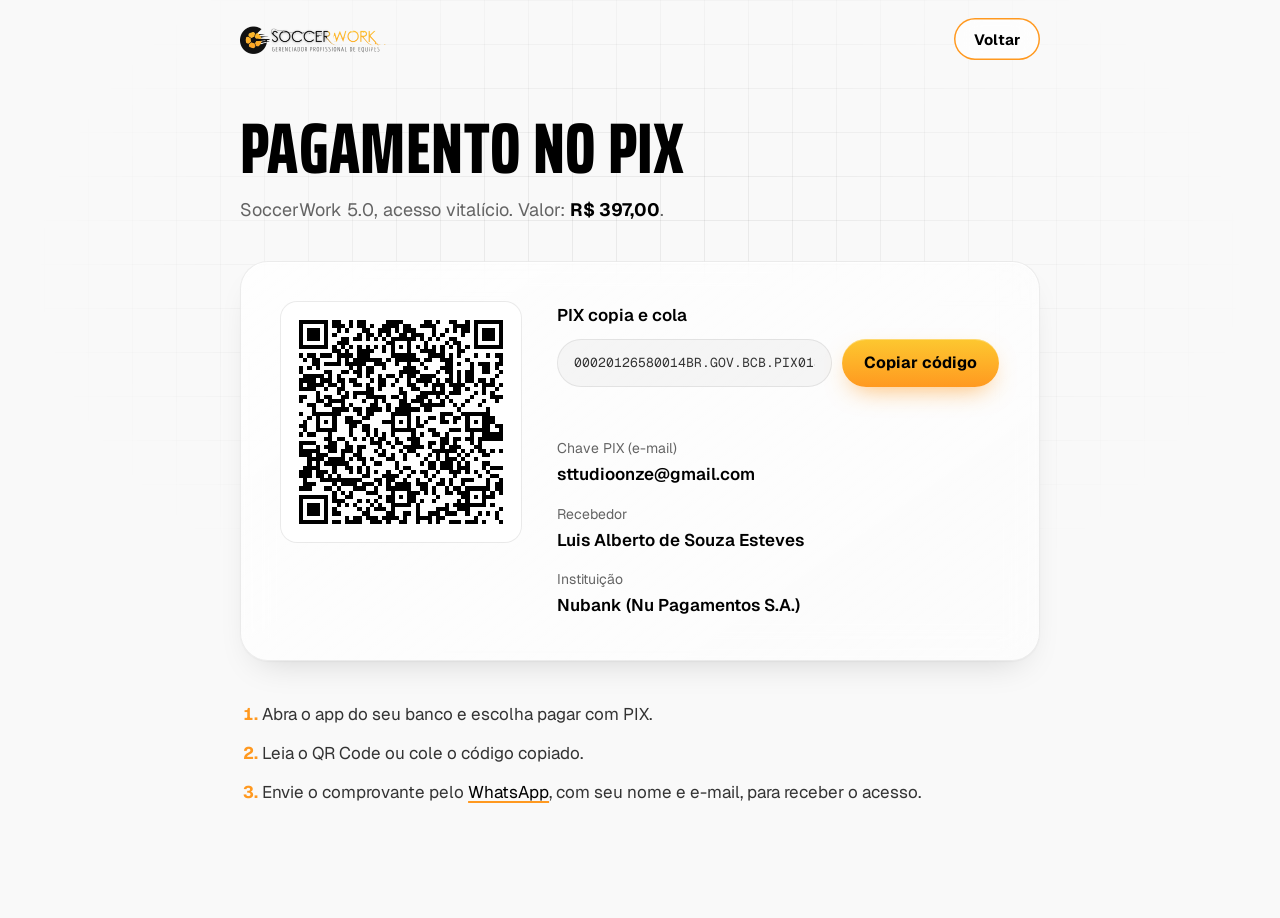
<file: pix.html>
<!doctype html>
<html lang="pt-BR">
<head>
<meta charset="utf-8">
<meta name="viewport" content="width=device-width, initial-scale=1">
<title>Pagamento PIX | SoccerWork</title>
<meta name="robots" content="noindex">
<meta name="theme-color" content="#F9F9F9">
<meta property="og:title" content="Pagamento PIX | SoccerWork">
<meta property="og:image" content="https://www.soccerwork.com.br/img/og.jpg?v=2">
<link rel="icon" href="favicon.svg" type="image/svg+xml">
<link rel="icon" href="img/icones/favicon-32.png" sizes="32x32" type="image/png">
<link rel="apple-touch-icon" href="img/icones/apple-touch-icon.png">
<link rel="preconnect" href="https://fonts.googleapis.com">
<link rel="preconnect" href="https://fonts.gstatic.com" crossorigin>
<link href="https://fonts.googleapis.com/css2?family=Geist:wght@300..700&family=Geist+Mono:wght@400..600&family=Saira:wdth,wght@50..125,100..900&display=swap" rel="stylesheet">
<link rel="stylesheet" href="css/claro.css?v=202610011500">
<link rel="stylesheet" href="css/vidro.css?v=202610011300">
</head>
<body class="pg-pix">

<header class="pix-topo">
  <a href="index.html" aria-label="SoccerWork, voltar ao início">
    <img src="img/logo-escuro.webp" alt="SoccerWork" width="600" height="118">
  </a>
  <a class="botao botao-contorno botao-p" href="index.html#preco">Voltar</a>
</header>

<main class="pix">
  <h1>Pagamento no PIX</h1>
  <p class="pix-sub">SoccerWork 5.0, acesso vitalício. Valor: <strong>R$ 397,00</strong>.</p>

  <div class="pix-card vidro">
    <img class="pix-qr" src="img/pix-qr.png" alt="QR Code do PIX de R$ 397,00 para Luis Alberto de Souza Esteves" width="612" height="612">

    <div class="pix-dados">
      <label for="pix-codigo">PIX copia e cola</label>
      <div class="pix-copia">
        <input id="pix-codigo" readonly value="00020126580014BR.GOV.BCB.PIX0136db9c8788-67f5-4540-b8d6-74a49a938e325204000053039865406397.005802BR5925Luis Alberto de Souza Est6009SAO PAULO62140510uiGlz8KrE36304D959">
        <button class="botao" type="button" id="copiar">Copiar código</button>
      </div>
      <p class="pix-aviso" id="aviso" role="status"></p>

      <dl class="pix-info">
        <div><dt>Chave PIX (e-mail)</dt><dd>sttudioonze@gmail.com</dd></div>
        <div><dt>Recebedor</dt><dd>Luis Alberto de Souza Esteves</dd></div>
        <div><dt>Instituição</dt><dd>Nubank (Nu Pagamentos S.A.)</dd></div>
      </dl>
    </div>
  </div>

  <ol class="pix-passos">
    <li>Abra o app do seu banco e escolha pagar com PIX.</li>
    <li>Leia o QR Code ou cole o código copiado.</li>
    <li>Envie o comprovante pelo <a href="https://wa.me/555191736138?text=Ol%C3%A1!%20Paguei%20o%20SoccerWork%20no%20PIX%20e%20vou%20enviar%20o%20comprovante." rel="noopener">WhatsApp</a>, com seu nome e e-mail, para receber o acesso.</li>
  </ol>
</main>

<script>
  const botao = document.getElementById('copiar');
  const campo = document.getElementById('pix-codigo');
  const aviso = document.getElementById('aviso');
  botao.addEventListener('click', async () => {
    try {
      await navigator.clipboard.writeText(campo.value);
    } catch {
      campo.select();
      document.execCommand('copy');
    }
    botao.textContent = 'Código copiado';
    aviso.textContent = 'Código copiado. Cole no app do seu banco.';
    setTimeout(() => { botao.textContent = 'Copiar código'; }, 2500);
  });
</script>
</body>
</html>
</file>
<file: css/claro.css>
/* SoccerWork — teste claro
   Laranja #FF9920 e amarelo #FDC830, inclusive nos degradês; laranja nunca vira texto sobre fundo claro.
   Neutros da paleta, página clara: fundo #F9F9F9, cartões brancos, blocos escuros arredondados
   (hero, relatórios, plano em destaque e rodapé) para alternar. Tipo igual à v3. */

:root {
  --preto: #000000;
  --grafite: #333333;
  --cinza: #646464;
  --cinza-claro: #A7A7A7;
  --branco: #F9F9F9;
  --laranja: #FF9920;
  --laranja-vivo: #FDC830;
  --vermelho: #FF9920;
  --areia: #D9C3AB;

  --papel: #FFFFFF;
  --suave: #FBF1E2;               /* #FDC830 a 12% sobre o branco */
  --linha: rgba(0, 0, 0, .08);
  --sombra: 0 1px 2px rgba(0, 0, 0, .04), 0 14px 34px -14px rgba(0, 0, 0, .16);

  --display: "Saira", system-ui, sans-serif;
  --texto: "Geist", system-ui, sans-serif;
  --mono: "Geist Mono", ui-monospace, monospace;

  --largura: 1200px;
  --cartao-max: 1360px;
  --gutter: clamp(16px, 4vw, 40px);
  --secao: clamp(80px, 10vw, 128px);
}

*, *::before, *::after { box-sizing: border-box; }
html { scroll-behavior: smooth; scroll-padding-top: 90px; -webkit-text-size-adjust: 100%; }
body {
  margin: 0;
  background: var(--branco);
  color: var(--grafite);
  font-family: var(--texto);
  font-size: 1.0625rem;
  line-height: 1.6;
  -webkit-font-smoothing: antialiased;
  overflow-x: clip;
}
img { display: block; max-width: 100%; height: auto; }
a { color: inherit; }
button { -webkit-appearance: none; appearance: none; font: inherit; color: inherit; background: none; border: 0; padding: 0; cursor: pointer; }
svg { display: block; }
p { margin: 0; }
:focus-visible { outline: 2px solid var(--preto); outline-offset: 3px; border-radius: 8px; }
.hero-cartao :focus-visible, .escuro :focus-visible, .plano-destaque :focus-visible, .rodape-cartao :focus-visible { outline-color: var(--laranja-vivo); }
.pular { position: absolute; left: 16px; top: -60px; z-index: 100; background: var(--preto); color: var(--branco); padding: 10px 16px; border-radius: 999px; }
.pular:focus { top: 12px; }

/* ---------- tipografia ---------- */
h1, h2 {
  font-family: var(--display); font-stretch: 62.5%; font-weight: 800;
  text-transform: uppercase; letter-spacing: .005em;
  color: var(--preto); margin: 0; text-wrap: balance;
}
h1 { font-size: clamp(2.8rem, 5.6vw, 5.4rem); line-height: .92; }
h2 { font-size: clamp(2.3rem, 4.3vw, 3.8rem); line-height: .95; }
h3 { font-size: 1.125rem; font-weight: 600; line-height: 1.3; margin: 0; color: var(--preto); }
.titulo-medio { font-family: var(--display); font-stretch: 62.5%; font-weight: 800; text-transform: uppercase; font-size: clamp(1.8rem, 3vw, 2.5rem); line-height: .95; color: var(--preto); text-wrap: balance; }

/* ---------- cartões (o "vidro" da versão escura vira papel) ---------- */
.vidro { background: var(--papel); border: 1px solid var(--linha); box-shadow: var(--sombra); }
[data-luz] { position: relative; isolation: isolate; transition: border-color .3s, box-shadow .3s; }
[data-luz]::before {
  content: ""; position: absolute; inset: 0; z-index: -1; border-radius: inherit; pointer-events: none;
  background: radial-gradient(260px circle at var(--mx, 50%) var(--my, 0%), rgba(255, 153, 32, .08), transparent 65%);
  opacity: 0; transition: opacity .35s;
}
[data-luz]:hover::before { opacity: 1; }
[data-luz]:hover { border-color: rgba(255, 153, 32, .35); }

/* vidro de verdade dentro dos blocos escuros */
.escuro .vidro, .hero-cartao .vidro, .plano-destaque .vidro {
  background: linear-gradient(150deg, rgba(249, 249, 249, .12), rgba(249, 249, 249, .03) 60%, rgba(249, 249, 249, .06));
  border: 1px solid rgba(249, 249, 249, .14);
  -webkit-backdrop-filter: blur(18px) saturate(160%); backdrop-filter: blur(18px) saturate(160%);
  box-shadow: inset 0 1px 0 rgba(255, 255, 255, .14), 0 24px 60px -24px rgba(0, 0, 0, .9);
}

/* ---------- botões ---------- */
.botao {
  display: inline-flex; align-items: center; justify-content: center; gap: 10px;
  min-height: 48px; padding: 0 10px 0 22px;
  border-radius: 999px;
  background: linear-gradient(180deg, var(--laranja-vivo), var(--laranja));
  color: var(--preto); font-family: var(--texto); font-size: 1rem; font-weight: 700; line-height: 1;
  text-decoration: none;
  box-shadow: inset 0 1px 0 rgba(255, 255, 255, .3), 0 10px 26px -10px rgba(255, 153, 32, .75);
  transition: box-shadow .25s, translate .25s;
}
.botao:hover { translate: 0 -1px; box-shadow: inset 0 1px 0 rgba(255, 255, 255, .35), 0 14px 32px -10px rgba(255, 153, 32, .95); }
.botao svg { width: 26px; height: 26px; fill: none; stroke: currentColor; stroke-width: 1.6; stroke-linecap: round; stroke-linejoin: round; }
.botao-s {
  background: rgba(249, 249, 249, .06); color: var(--branco); padding: 0 22px;
  box-shadow: inset 0 0 0 1px rgba(249, 249, 249, .3);
}
.botao-s svg { width: 16px; height: 16px; fill: currentColor; stroke: none; }
.botao-s:hover { background: rgba(249, 249, 249, .12); box-shadow: inset 0 0 0 1px rgba(249, 249, 249, .55); }
.botao-contorno {
  background: var(--papel); color: var(--preto);
  box-shadow: inset 0 0 0 1.5px var(--laranja);
}
.botao-contorno:hover { background: rgba(255, 153, 32, .06); box-shadow: inset 0 0 0 1.5px var(--laranja); }
.botao-p { min-height: 42px; font-size: .9375rem; }

.setas { display: flex; gap: 10px; flex-shrink: 0; }
.setas button, .cf-controles button {
  width: 46px; height: 46px; border-radius: 50%; display: grid; place-items: center;
  background: var(--papel); border: 1px solid var(--linha); box-shadow: var(--sombra); color: var(--preto);
  transition: border-color .2s, color .2s;
}
.setas button:hover, .cf-controles button:hover { border-color: var(--laranja); color: var(--laranja); }
.setas svg, .cf-controles svg, .lb-seta svg, .fechar svg { width: 18px; height: 18px; fill: none; stroke: currentColor; stroke-width: 1.8; stroke-linecap: round; stroke-linejoin: round; }

.checks { list-style: none; margin: 0; padding: 0; display: grid; gap: 12px; }
.checks li { position: relative; padding-left: 30px; }
.checks li::before { content: ""; position: absolute; left: 0; top: .3em; width: 18px; height: 18px; border-radius: 50%; background: linear-gradient(135deg, var(--laranja-vivo), var(--laranja)); }
.checks li::after { content: ""; position: absolute; left: 6px; top: calc(.3em + 5px); width: 6px; height: 4px; border-left: 1.7px solid var(--preto); border-bottom: 1.7px solid var(--preto); transform: rotate(-45deg); }

.play {
  position: absolute; left: 50%; top: 50%; translate: -50% -50%;
  width: 68px; height: 68px; border-radius: 50%; display: grid; place-items: center;
  background: linear-gradient(135deg, var(--laranja-vivo), var(--laranja)); box-shadow: 0 0 0 10px rgba(255, 153, 32, .22), 0 12px 30px -8px rgba(255, 153, 32, .8);
  transition: scale .25s;
}
.play svg { width: 24px; height: 24px; fill: var(--preto); margin-left: 3px; }
button:hover > .play { scale: 1.07; }

/* imagens das planilhas: sem arrastar e sem o menu de salvar do iOS */
[data-protegido] img { -webkit-user-drag: none; -webkit-user-select: none; user-select: none; -webkit-touch-callout: none; }

/* =================================================================
   CABEÇALHO COM RECORTE + HERO ESCURO
   ================================================================= */
.cabecalho {
  position: relative; z-index: 3;
  max-width: var(--cartao-max); margin: 12px auto 0; padding: 0 16px;
  display: grid; grid-template-columns: auto 1fr auto; align-items: end;
  height: 72px;
}
.cab-logo { align-self: center; padding: 0 12px 0 8px; }
.cab-logo img { width: 158px; }
.cab-nav {
  position: relative; justify-self: stretch; height: 100%;
  margin: 0 30px; border-radius: 30px 30px 0 0;
  background: var(--preto);
  display: flex; align-items: center; justify-content: center; gap: 4px;
}
.cab-nav::before, .cab-nav::after { /* cantos invertidos que colam a aba no cartão */
  content: ""; position: absolute; bottom: 0; width: 30px; height: 30px;
}
.cab-nav::before { left: -30px; background: radial-gradient(circle at 0 0, transparent 29.5px, var(--preto) 30px); }
.cab-nav::after { right: -30px; background: radial-gradient(circle at 100% 0, transparent 29.5px, var(--preto) 30px); }
.cab-nav a { padding: 8px 16px; border-radius: 999px; font-size: .9375rem; color: var(--cinza-claro); text-decoration: none; transition: color .2s, background-color .2s; }
.cab-nav a:hover { color: var(--branco); background: rgba(249, 249, 249, .08); }
.cab-cta { align-self: center; }

.barra-fixa {
  position: fixed; top: 12px; left: 0; right: 0; z-index: 50;
  width: min(1100px, calc(100% - 24px)); margin-inline: auto;
  translate: 0 -160%; visibility: hidden;
  display: flex; align-items: center; justify-content: space-between; gap: 16px;
  padding: 7px 7px 7px 18px; border-radius: 999px;
  background: rgba(255, 255, 255, .82);
  -webkit-backdrop-filter: blur(16px); backdrop-filter: blur(16px);
  border: 1px solid var(--linha); box-shadow: var(--sombra);
  transition: translate .45s cubic-bezier(.2, .7, .2, 1), visibility .45s;
}
.barra-fixa.rolou { translate: 0 0; visibility: visible; }
.barra-fixa img { width: 128px; }
.barra-fixa nav { display: flex; gap: 2px; }
.barra-fixa nav a { padding: 8px 14px; border-radius: 999px; font-size: .875rem; color: var(--grafite); text-decoration: none; }
.barra-fixa nav a:hover { background: rgba(0, 0, 0, .05); color: var(--preto); }

.hero-claro { padding: 0 16px; }
.hero-cartao {
  position: relative; isolation: isolate; overflow: hidden;
  max-width: var(--cartao-max); margin: 0 auto;
  border-radius: 36px;
  display: grid; grid-template-columns: minmax(0, 1.08fr) minmax(0, .92fr); gap: 24px;
  min-height: clamp(560px, 74svh, 740px);
  padding: clamp(40px, 6vw, 84px) clamp(24px, 5vw, 76px) 0;
  color: var(--branco);
  background:
    radial-gradient(ellipse 42% 60% at 76% 56%, rgba(253, 200, 48, .38), transparent 70%),
    radial-gradient(ellipse 60% 50% at 80% 110%, rgba(255, 153, 32, .45), transparent 70%),
    radial-gradient(ellipse 50% 60% at 0% 0%, rgba(51, 51, 51, .6), transparent 70%),
    var(--preto);
}
.hero-cartao::after { /* grão */
  content: ""; position: absolute; inset: 0; z-index: 6; pointer-events: none;
  background-image: url("data:image/svg+xml,%3Csvg xmlns='http://www.w3.org/2000/svg' width='180' height='180'%3E%3Cfilter id='g'%3E%3CfeTurbulence type='fractalNoise' baseFrequency='.85' numOctaves='2' stitchTiles='stitch'/%3E%3C/filter%3E%3Crect width='100%25' height='100%25' filter='url(%23g)'/%3E%3C/svg%3E");
  opacity: .06; mix-blend-mode: overlay;
}
.hc-texto { position: relative; z-index: 3; align-self: center; padding-bottom: clamp(40px, 6vw, 84px); }
.hc-texto h1 { color: var(--branco); }
.destaque { background: linear-gradient(180deg, var(--laranja-vivo) 20%, var(--laranja)); -webkit-background-clip: text; background-clip: text; color: transparent; }
.selo {
  display: inline-flex; align-items: center; gap: 10px;
  padding: 5px 14px 5px 10px; margin-bottom: 22px;
  border-radius: 999px; border: 1px solid rgba(249, 249, 249, .16); background: rgba(249, 249, 249, .06);
  font-size: .8125rem; color: var(--cinza-claro);
}
.selo-ponto { width: 7px; height: 7px; border-radius: 50%; background: var(--laranja-vivo); box-shadow: 0 0 10px var(--laranja-vivo); }
.hc-sub { margin-top: 22px; max-width: 44ch; font-size: 1.125rem; color: var(--cinza-claro); }
.acoes { display: flex; flex-wrap: wrap; gap: 12px; margin-top: 32px; }
.prova { display: inline-flex; align-items: center; gap: 12px; margin-top: 32px; color: var(--cinza-claro); font-size: .875rem; text-decoration: none; }
.prova:hover span:last-child { color: var(--branco); }
.prova-rostos { display: flex; }
.prova-rostos img { width: 40px; height: 40px; border-radius: 50%; object-fit: cover; border: 2px solid var(--preto); margin-left: -10px; }
.prova-rostos img:first-child { margin-left: 0; }

.hc-foto { position: relative; z-index: 2; align-self: end; justify-self: center; width: min(100%, 500px); }
.hc-foto img.especialista { position: relative; z-index: 2; width: 100%; filter: drop-shadow(0 -8px 30px rgba(253, 200, 48, .25)); }
.aneis { position: absolute; left: 50%; top: 40%; z-index: 0; pointer-events: none; }
.aneis span {
  position: absolute; left: 0; top: 0; translate: -50% -50%;
  width: var(--d); aspect-ratio: 1; border-radius: 50%;
  border: 1px solid rgba(249, 249, 249, .09);
}
.aneis span:first-child { border-color: rgba(253, 200, 48, .45); box-shadow: 0 0 60px rgba(253, 200, 48, .25), inset 0 0 60px rgba(253, 200, 48, .15); }

.flut {
  position: absolute; left: var(--l, auto); right: var(--r, auto); top: var(--t); z-index: 4; width: max-content;
  transform:
    perspective(1100px)
    translate3d(calc(var(--px, 0) * var(--prof, 1) * 22px), calc(var(--py, 0) * var(--prof, 1) * 14px), 0)
    rotateY(var(--ry, 0deg)) rotateX(var(--rx, 0deg)) scale(calc(var(--s, 1) * var(--k, .82)));
  transition: transform .6s cubic-bezier(.2, .7, .2, 1);
}
.flut.c-esq, .flut.longe { transform-origin: 0 50%; }
.flut.c-dir, .flut.f-nome { transform-origin: 100% 50%; }
.flut.longe { z-index: 1; filter: blur(1px); opacity: .85; }
.flutuantes .vidro {
  position: relative; overflow: hidden;
  background: linear-gradient(135deg, rgba(255, 255, 255, .22), rgba(255, 255, 255, .06) 50%, rgba(255, 255, 255, .12));
  border: 1px solid rgba(255, 255, 255, .26);
  -webkit-backdrop-filter: blur(24px) saturate(190%) brightness(1.08); backdrop-filter: blur(24px) saturate(190%) brightness(1.08);
  box-shadow: inset 0 1px 0 rgba(255, 255, 255, .45), inset 0 -1px 0 rgba(255, 255, 255, .08), 0 24px 60px -24px rgba(0, 0, 0, .9);
}
.flutuantes .vidro::before { /* reflexo, atrás do texto */
  content: ""; position: absolute; inset: 0; z-index: -1; pointer-events: none; border-radius: inherit;
  background: linear-gradient(115deg, rgba(255, 255, 255, .22), transparent 38%, transparent 70%, rgba(255, 255, 255, .08));
}
.flut > .vidro { animation: flutua var(--dur, 7s) ease-in-out infinite; }
@keyframes flutua { 0%, 100% { translate: 0 0; } 50% { translate: 0 -10px; } }
.rotulo {
  list-style: none; margin: 0; padding: 14px 22px 14px 16px; border-radius: 16px;
  display: grid; gap: 8px;
  font-family: var(--display); font-stretch: 87.5%; font-weight: 500;
  font-size: 1rem; letter-spacing: .06em; text-transform: uppercase; color: var(--branco);
}
.rotulo li { display: flex; align-items: center; gap: 9px; }
.rotulo svg { width: 19px; height: 19px; flex-shrink: 0; fill: none; stroke: var(--laranja-vivo); stroke-width: 1.8; stroke-linecap: round; stroke-linejoin: round; }
.nome-tag { display: grid; gap: 2px; padding: 12px 20px 12px 16px; border-radius: 14px; box-shadow: inset 2px 0 0 var(--laranja-vivo), inset 0 1px 0 rgba(255, 255, 255, .45), 0 24px 60px -24px rgba(0, 0, 0, .9) !important; }
.nome-tag strong { font-family: var(--display); font-stretch: 75%; font-weight: 700; font-size: 1.1875rem; letter-spacing: .02em; text-transform: uppercase; line-height: 1.1; color: var(--branco); }
.nome-tag span { font-size: .8125rem; color: var(--cinza-claro); }

/* ---------- faixa de áreas ---------- */
.faixa {
  padding: 30px 0; overflow: hidden;
  -webkit-mask-image: linear-gradient(90deg, transparent, #000 8%, #000 92%, transparent);
          mask-image: linear-gradient(90deg, transparent, #000 8%, #000 92%, transparent);
}
.faixa-trilho { display: flex; width: max-content; }
.faixa ul { list-style: none; margin: 0; padding: 0 28px 0 0; display: flex; gap: 56px; }
.faixa li {
  display: flex; align-items: center; gap: 10px; white-space: nowrap;
  font-family: var(--display); font-stretch: 75%; font-weight: 700; font-size: 1.1875rem;
  letter-spacing: .05em; text-transform: uppercase; color: var(--cinza);
}
.faixa svg { width: 22px; height: 22px; fill: none; stroke: var(--laranja); stroke-width: 1.7; stroke-linecap: round; stroke-linejoin: round; }

/* ---------- números ---------- */
.numeros { padding: 0 16px; }
.num-cartao {
  position: relative; isolation: isolate; overflow: hidden;
  max-width: var(--cartao-max); margin: 0 auto; border-radius: 36px;
  background: var(--suave);
  display: grid; grid-template-columns: minmax(0, 1fr) minmax(0, 1.1fr); gap: 48px; align-items: center;
  padding: clamp(40px, 6vw, 84px) clamp(24px, 5vw, 76px);
}
.num-texto { position: relative; }
.num-texto p { margin: 20px 0 30px; max-width: 46ch; }

/* janela de planilha com os números; o cursor de célula é posicionado pelo JS */
.planilha {
  position: relative; width: 100%; max-width: 620px; justify-self: end; border-radius: 14px; overflow: hidden;
  background: var(--papel); border: 1px solid rgba(0, 0, 0, .1);
  box-shadow: 0 1px 2px rgba(0, 0, 0, .05), 0 34px 70px -30px rgba(0, 0, 0, .35);
}
.pl-barra { display: grid; grid-template-columns: 64px 40px minmax(0, 1fr); height: 40px; border-bottom: 1px solid var(--linha); font-family: var(--mono); font-size: .8125rem; color: var(--grafite); }
.pl-barra span { display: flex; align-items: center; min-width: 0; }
.pl-ref, .pl-fx { justify-content: center; border-right: 1px solid var(--linha); }
.pl-fx { font-style: italic; color: var(--cinza); }
.pl-conteudo { padding: 0 14px; white-space: nowrap; overflow: hidden; }
.pl-colunas, .pl-linha { display: grid; grid-template-columns: 40px minmax(0, 1fr) minmax(0, 170px); }
.pl-colunas { height: 26px; background: #F3F3F3; border-bottom: 1px solid var(--linha); font-size: .75rem; color: var(--cinza); }
.pl-colunas span { display: grid; place-items: center; }
.pl-colunas span + span { border-left: 1px solid var(--linha); }
.pl-grade { margin: 0; counter-reset: linha; }
.pl-linha { counter-increment: linha; border-bottom: 1px solid var(--linha); }
.pl-linha::before { content: counter(linha) / ""; display: grid; place-items: center; background: #F3F3F3; border-right: 1px solid var(--linha); font-size: .75rem; color: var(--cinza); transition: background-color .3s, color .3s; }
.pl-linha dt { display: flex; align-items: center; padding: 0 16px; border-right: 1px solid var(--linha); color: var(--grafite); }
.pl-linha dd { margin: 0; padding: 12px 16px; text-align: right; font-family: var(--display); font-stretch: 62.5%; font-weight: 800; font-size: 2.5rem; line-height: 1; color: var(--preto); }
.pl-titulos dt, .pl-titulos dd { padding-block: 8px; font-family: var(--texto); font-stretch: 100%; font-size: .75rem; font-weight: 600; line-height: 1.4; color: var(--cinza); }
.pl-linha.ativa::before { background: #E6E6E6; color: var(--preto); }
.pl-cursor {
  position: absolute; z-index: 1; pointer-events: none;
  outline: 2px solid var(--laranja); outline-offset: -2px; background: rgba(255, 153, 32, .07);
  transition: top .35s cubic-bezier(.2, .7, .2, 1), height .35s cubic-bezier(.2, .7, .2, 1);
}
.pl-cursor::after { /* alça de preenchimento */
  content: ""; position: absolute; right: -4px; bottom: -4px; width: 8px; height: 8px;
  background: var(--laranja); border: 1.5px solid var(--papel);
}
.pl-abas { display: flex; gap: 2px; padding: 0 8px; background: #F3F3F3; font-size: .75rem; color: var(--cinza); overflow: hidden; }
.pl-abas span { padding: 7px 14px; white-space: nowrap; }
.pl-abas .ativa { background: var(--papel); color: var(--preto); font-weight: 600; box-shadow: inset 0 -2px 0 var(--laranja); }

/* =================================================================
   BLOCOS
   ================================================================= */
.bloco { position: relative; isolation: isolate; padding: var(--secao) 0; }
.bloco:not(.escuro) + .bloco:not(.escuro) { padding-top: 0; } /* sem somar dois respiros */
.miolo { max-width: var(--largura); margin: 0 auto; padding: 0 var(--gutter); }
.atm-grade::before {
  content: ""; position: absolute; inset: 0; z-index: -1; pointer-events: none;
  background: radial-gradient(rgba(0, 0, 0, .09) 1px, transparent 1.4px) 0 0 / 26px 26px;
  -webkit-mask-image: radial-gradient(ellipse 70% 55% at 50% 40%, #000 15%, transparent 80%);
          mask-image: radial-gradient(ellipse 70% 55% at 50% 40%, #000 15%, transparent 80%);
}
.atm-luz-e::before, .atm-luz-d::before { content: ""; position: absolute; inset: 0; z-index: -1; pointer-events: none; }
.atm-luz-e::before { background: radial-gradient(ellipse 40% 50% at 0% 50%, rgba(255, 153, 32, .08), transparent 70%); }
.atm-luz-d::before { background: radial-gradient(ellipse 40% 50% at 100% 50%, rgba(255, 153, 32, .08), transparent 70%); }

.cabeca { max-width: 680px; margin-bottom: clamp(40px, 5vw, 60px); }
.cabeca p { margin-top: 18px; color: var(--cinza); font-size: 1.0625rem; max-width: 56ch; }
.cabeca a, .faq a { color: var(--preto); text-decoration-color: var(--laranja); text-decoration-thickness: 2px; text-underline-offset: 3px; }
.cabeca-centro { margin-inline: auto; text-align: center; }
.cabeca-centro p { margin-inline: auto; }
.cabeca-linha { max-width: none; display: flex; align-items: flex-end; justify-content: space-between; gap: 32px; }
.cabeca-linha > div:first-child { max-width: 640px; }

/* bloco escuro arredondado */
.bloco.escuro {
  width: calc(100% - 32px); max-width: var(--cartao-max); margin: 0 auto;
  border-radius: 36px; overflow: hidden; color: var(--branco);
  background:
    conic-gradient(from 140deg at 50% -20%, transparent 0deg, rgba(253, 200, 48, .16) 14deg, transparent 26deg, transparent 38deg, rgba(217, 195, 171, .1) 46deg, transparent 56deg, transparent 64deg, rgba(253, 200, 48, .14) 76deg, transparent 88deg, transparent 360deg),
    radial-gradient(ellipse 60% 40% at 50% 100%, rgba(255, 153, 32, .35), transparent 70%),
    var(--preto);
}
.escuro h2 { color: var(--branco); }
.escuro .cabeca p { color: var(--cinza-claro); }

/* ---------- vídeo ---------- */
.video { display: grid; grid-template-columns: .85fr 1.15fr; gap: clamp(32px, 5vw, 72px); align-items: center; }
.video-texto p { margin: 18px 0 28px; color: var(--cinza); max-width: 44ch; }
.video-moldura { position: relative; padding: 10px; border-radius: 26px; }
.canto { display: none; }
.video-capa { position: relative; display: block; width: 100%; border-radius: 18px; overflow: hidden; }
.video-capa img { width: 100%; aspect-ratio: 16 / 9; object-fit: cover; }
.video-legenda { display: flex; align-items: center; gap: 8px; margin: 12px 8px 4px; font-family: var(--mono); font-size: .8125rem; color: var(--cinza); }
.rec { width: 8px; height: 8px; border-radius: 50%; background: var(--laranja); }

/* ---------- ferramentas ---------- */
.orbita { position: relative; max-width: 1080px; margin: 0 auto clamp(72px, 9vw, 120px); padding: 0 21%; }
.orbita::before {
  content: ""; position: absolute; left: 50%; top: 55%; width: 66%; aspect-ratio: 2.2; translate: -50% -50%;
  background: radial-gradient(closest-side, rgba(255, 153, 32, .22), rgba(217, 195, 171, .2) 60%, transparent);
  filter: blur(24px);
}
.orbita-painel { position: relative; z-index: 1; width: 100%; }
.orbita-fios { position: absolute; inset: 0; width: 100%; height: 100%; overflow: visible; }
.orbita-fios path { vector-effect: non-scaling-stroke; }
.orbita-fios .fios path { fill: none; stroke: rgba(0, 0, 0, .18); stroke-width: 1; stroke-dasharray: 3 4; }
.orbita-fios .pulsos path {
  fill: none; stroke: var(--laranja); stroke-width: 2; stroke-linecap: round;
  stroke-dasharray: 9 120; stroke-dashoffset: 9;
  animation: pulso 6.4s linear infinite; animation-delay: var(--d, 0s);
}
@keyframes pulso { 0% { stroke-dashoffset: 9; } 55%, 100% { stroke-dashoffset: -110; } }
.orbita-tags { list-style: none; margin: 0; padding: 0; }
.orbita-tags li {
  position: absolute; top: var(--y); translate: 0 -50%; z-index: 2;
  display: flex; align-items: center; gap: 8px; padding: 8px 14px; border-radius: 999px;
  font-size: .8125rem; font-weight: 500; color: var(--preto); white-space: nowrap;
}
.orbita-tags li::before { content: ""; width: 6px; height: 6px; border-radius: 50%; background: var(--laranja); }
.orbita-tags .e { right: 83%; }
.orbita-tags .d { left: 83%; }

.categorias { display: grid; grid-template-columns: minmax(0, .8fr) minmax(0, 1.2fr); gap: 48px; align-items: center; margin-bottom: 48px; }
.cat-texto p { margin-top: 14px; color: var(--cinza); max-width: 40ch; }
.cat-grade { display: grid; grid-template-columns: repeat(3, minmax(0, 1fr)); gap: 12px; }
.cat { display: grid; grid-template-columns: auto 1fr; column-gap: 12px; row-gap: 2px; align-items: center; padding: 16px; border-radius: 18px; text-align: left; }
.cat svg {
  grid-row: span 2; width: 40px; height: 40px; padding: 9px; border-radius: 12px;
  fill: none; stroke: var(--preto); stroke-width: 1.6; stroke-linecap: round; stroke-linejoin: round;
  background: rgba(255, 153, 32, .2);
}
.cat strong { font-size: .9375rem; font-weight: 600; line-height: 1.25; color: var(--preto); }
.cat span { font-size: .8125rem; color: var(--cinza); }
.cat[aria-pressed="true"] { border-color: var(--laranja); background: linear-gradient(150deg, rgba(255, 153, 32, .08), var(--papel) 70%); }
.cat[aria-pressed="true"] svg { background: linear-gradient(135deg, var(--laranja-vivo), var(--laranja)); stroke: var(--preto); }

/* vitrine: uma planilha grande com lupa + lista da área */
.vitrine { display: grid; grid-template-columns: minmax(0, 1.55fr) minmax(0, 1fr); gap: 20px; align-items: start; }
.vit-palco { padding: 12px; border-radius: 26px; }
.vit-img { position: relative; display: block; width: 100%; border-radius: 16px; overflow: hidden; background: #fff; box-shadow: 0 0 0 1px var(--linha); cursor: zoom-in; }
.vit-img img { width: 100%; aspect-ratio: 1000 / 707; object-fit: contain; }
.vit-img.com-lupa { cursor: none; }
.vit-lupa {
  position: absolute; left: 0; top: 0; width: 200px; height: 200px; border-radius: 50%; pointer-events: none;
  background-color: #fff; background-repeat: no-repeat;
  box-shadow: 0 0 0 3px var(--papel), 0 0 0 5px var(--laranja), 0 20px 44px -12px rgba(0, 0, 0, .5);
  opacity: 0; scale: .5; transition: opacity .2s, scale .2s;
}
.vit-img.com-lupa .vit-lupa { opacity: 1; scale: 1; }
.vit-legenda { display: flex; justify-content: space-between; align-items: center; gap: 20px; padding: 16px 8px 6px 10px; }
.vit-legenda strong { display: block; font-size: 1.0625rem; font-weight: 600; color: var(--preto); }
.vit-legenda span { font-size: .9375rem; color: var(--cinza); }
.vit-nav { display: flex; align-items: center; gap: 14px; flex-shrink: 0; }
.vit-contador { font-family: var(--mono); font-size: .8125rem; color: var(--cinza); white-space: nowrap; }
.vit-lado { display: grid; gap: 10px; }
.vit-nome { padding-left: 16px; font-family: var(--display); font-stretch: 75%; font-weight: 700; font-size: 1.375rem; letter-spacing: .02em; text-transform: uppercase; color: var(--preto); }
.vit-lista {
  position: relative; list-style: none; margin: 0; padding: 4px; display: grid; gap: 4px;
  max-height: 540px; overflow-y: auto; overscroll-behavior: contain; scrollbar-width: thin;
}
.vit-lista button { background-color: transparent; width: 100%; display: grid; gap: 2px; padding: 11px 16px; border-radius: 14px; border: 1px solid transparent; text-align: left; transition: background-color .2s, border-color .2s; }
.vit-lista button:hover { background: rgba(0, 0, 0, .035); }
.vit-lista button[aria-pressed="true"] { background: var(--papel); border-color: var(--linha); box-shadow: var(--sombra), inset 3px 0 0 var(--laranja); }
.vit-lista strong { font-size: .9375rem; font-weight: 600; color: var(--preto); }
.vit-lista .desc { font-size: .8125rem; line-height: 1.4; color: var(--cinza); }

/* ---------- relatórios (bloco escuro) ---------- */
.coverflow { position: relative; }
.coverflow::after { content: ""; position: absolute; left: 50%; bottom: 40px; width: 50%; height: 80px; translate: -50% 0; z-index: -1; background: radial-gradient(closest-side, rgba(253, 200, 48, .4), transparent); filter: blur(20px); }
.cf-trilho { list-style: none; margin: 0; padding: 40px calc(50% - 130px) 24px; display: flex; overflow-x: auto; scroll-snap-type: x mandatory; scrollbar-width: none; perspective: 1400px; }
.cf-trilho::-webkit-scrollbar { display: none; }
.cf-trilho li { flex: 0 0 260px; margin: 0 -18px; scroll-snap-align: center; transform: rotateY(calc(var(--d, 0) * -40deg)) translateZ(calc(var(--ad, 0) * -140px)); opacity: calc(1 - var(--ad, 0) * .28); }
.cf-trilho button { display: block; width: 100%; border-radius: 10px; overflow: hidden; background: #fff; box-shadow: 0 0 0 1px rgba(249, 249, 249, .14), 0 40px 90px -30px rgba(0, 0, 0, .95); }
.cf-trilho img { width: 100%; aspect-ratio: 707 / 1000; object-fit: cover; }
.cf-trilho strong, .cf-trilho span { display: block; text-align: center; opacity: calc(1 - var(--ad, 0) * 1.5); }
.cf-trilho strong { margin-top: 18px; font-weight: 600; color: var(--branco); }
.cf-trilho span { font-size: .8125rem; color: var(--cinza-claro); }
.cf-controles { display: flex; justify-content: center; align-items: center; gap: 18px; margin-top: 12px; }
.escuro .cf-controles button { background: rgba(249, 249, 249, .06); border-color: rgba(249, 249, 249, .2); color: var(--branco); box-shadow: none; }
.escuro .cf-controles button:hover { border-color: var(--laranja-vivo); color: var(--laranja-vivo); }
.cf-contador { min-width: 72px; text-align: center; font-family: var(--mono); font-size: .875rem; color: var(--cinza-claro); }

/* ---------- depoimentos: um em destaque + lista ---------- */
.depo-vitrine { display: grid; grid-template-columns: minmax(0, 1.6fr) minmax(0, 1fr); gap: 20px; align-items: start; }
.depo-palco { padding: 12px; border-radius: 26px; }
.depo-tela { position: relative; aspect-ratio: 16 / 9; border-radius: 16px; overflow: hidden; background: var(--preto); }
.depo-tela video { display: block; width: 100%; height: 100%; }
.depo-capa { position: absolute; inset: 0; display: block; }
.depo-capa[hidden] { display: none; }
.depo-capa img { width: 100%; height: 100%; object-fit: cover; }
.depo-legenda { display: flex; align-items: baseline; gap: 10px; padding: 14px 8px 4px 10px; }
.depo-legenda strong { font-size: 1.0625rem; font-weight: 600; color: var(--preto); }
.depo-legenda span { font-size: .9375rem; color: var(--cinza); }
.depo-lista { list-style: none; margin: 0; padding: 0; display: grid; gap: 6px; }
.depo-lista button {
  width: 100%; display: grid; grid-template-columns: 48px minmax(0, 1fr) auto; gap: 14px; align-items: center; background-color: transparent;
  padding: 10px 14px 10px 10px; border-radius: 18px; border: 1px solid transparent; text-align: left;
  transition: background-color .2s, border-color .2s;
}
.depo-lista button:hover { background: rgba(0, 0, 0, .035); }
.depo-lista button[aria-pressed="true"] { background: var(--papel); border-color: var(--linha); box-shadow: var(--sombra); }
.depo-lista img, .depo-iniciais { width: 48px; height: 48px; border-radius: 50%; object-fit: cover; }
.depo-iniciais { display: grid; place-items: center; font-family: var(--display); font-stretch: 75%; font-weight: 800; font-size: 1.125rem; color: var(--preto); background: linear-gradient(135deg, var(--laranja-vivo), var(--laranja)); }
.depo-lista strong { display: block; font-weight: 600; line-height: 1.3; color: var(--preto); }
.depo-lista small { font-size: .8125rem; color: var(--cinza); }
.depo-ic { width: 34px; height: 34px; padding: 10px 9px 10px 11px; border-radius: 50%; fill: var(--preto); background: rgba(0, 0, 0, .05); transition: background-color .2s; }
.depo-lista button:hover .depo-ic, .depo-lista button[aria-pressed="true"] .depo-ic { background: linear-gradient(135deg, var(--laranja-vivo), var(--laranja)); }

/* ---------- diferenciais ---------- */
.diferenciais { display: grid; grid-template-columns: 1fr 1.1fr; gap: clamp(40px, 6vw, 96px); align-items: start; }
.dif-texto { position: sticky; top: 120px; }
.dif-texto p { margin: 20px 0 30px; color: var(--cinza); font-size: 1.125rem; max-width: 42ch; }
.dif-lista { list-style: none; margin: 0; padding: 0; }
.dif-lista li.vidro {
  display: grid; grid-template-columns: 52px 1fr; gap: 20px; align-items: center;
  padding: 24px 0; border-radius: 0;
  background: none; border: 0; border-bottom: 1px solid var(--linha); box-shadow: none;
}
.dif-lista li.vidro:first-child { border-top: 1px solid var(--linha); }
.dif-lista li:hover { border-color: var(--linha); }
.dif-lista svg {
  width: 52px; height: 52px; padding: 13px; border-radius: 14px;
  fill: none; stroke: var(--preto); stroke-width: 1.6; stroke-linecap: round; stroke-linejoin: round;
  background: rgba(255, 153, 32, .2);
}
.dif-lista li:hover svg { background: linear-gradient(135deg, var(--laranja-vivo), var(--laranja)); }
.dif-lista strong { display: block; font-size: 1.0625rem; font-weight: 600; margin-bottom: 4px; color: var(--preto); }
.dif-lista p { color: var(--cinza); font-size: .9375rem; }

/* ---------- preço: dois planos + selo de garantia ---------- */
.planos { max-width: 880px; margin: 0 auto; display: grid; grid-template-columns: repeat(2, minmax(0, 1fr)); gap: 20px; align-items: center; }
.plano { padding: 32px; border-radius: 26px; background: var(--papel); border: 1px solid var(--linha); box-shadow: var(--sombra); }
.plano-topo { display: flex; justify-content: space-between; align-items: center; gap: 10px; }
.plano-nome { font-family: var(--display); font-stretch: 75%; font-weight: 700; font-size: 1.125rem; letter-spacing: .06em; text-transform: uppercase; color: var(--cinza); }
.plano-valor { margin-top: 14px; font-family: var(--display); font-stretch: 62.5%; font-weight: 800; font-size: 3.4rem; line-height: .9; color: var(--preto); }
.plano-valor small { font-family: var(--texto); font-stretch: 100%; font-weight: 500; font-size: .9375rem; color: var(--cinza); margin-left: 4px; }
.plano-valor small:first-child { margin: 0 4px 0 0; }
.plano-conta { margin-top: 10px; font-size: .9375rem; color: var(--cinza); }
.plano-destaque .plano-conta { color: var(--laranja-vivo); font-weight: 600; }
.plano .botao { width: 100%; margin: 22px 0 26px; }
.plano .checks li { font-size: .9375rem; }
.plano-destaque {
  position: relative; overflow: hidden; padding: 44px 32px; color: var(--branco); border: 0;
  background:
    radial-gradient(ellipse 80% 50% at 50% 0%, rgba(253, 200, 48, .35), transparent 70%),
    radial-gradient(ellipse 70% 40% at 50% 110%, rgba(255, 153, 32, .35), transparent 70%),
    var(--preto);
  box-shadow: 0 30px 70px -24px rgba(255, 153, 32, .55);
}
.plano-destaque .plano-nome { color: var(--areia); }
.plano-destaque .plano-valor { font-size: 4.6rem; color: var(--branco); }
.plano-destaque .plano-valor small { color: var(--cinza-claro); }
.plano-destaque .checks li { color: var(--branco); }
.plano-selo { font-size: .75rem; padding: 4px 11px; border-radius: 999px; color: var(--laranja-vivo); border: 1px solid rgba(253, 200, 48, .6); }
.garantia {
  max-width: 880px; margin: 20px auto 0; padding: 22px 32px 22px 22px; border-radius: 26px;
  display: grid; grid-template-columns: 132px minmax(0, 1fr); gap: 26px; align-items: center;
  background: var(--papel); border: 1px solid var(--linha); box-shadow: var(--sombra);
}
.garantia-marca { position: relative; width: 132px; aspect-ratio: 1; }
.gs-luz { /* cor atrás do vidro, para o desfoque aparecer */
  position: absolute; inset: 14%; border-radius: 50%;
  background: radial-gradient(circle at 30% 30%, var(--laranja-vivo), transparent 60%), radial-gradient(circle at 72% 70%, var(--laranja), transparent 62%);
  filter: blur(10px); opacity: .9;
}
.garantia-selo {
  position: relative; width: 100%; height: 100%; border-radius: 50%;
  background: linear-gradient(145deg, rgba(255, 255, 255, .62), rgba(255, 255, 255, .18));
  -webkit-backdrop-filter: blur(12px) saturate(170%); backdrop-filter: blur(12px) saturate(170%);
  border: 1px solid rgba(255, 255, 255, .8);
  box-shadow: inset 0 1px 0 #fff, inset 0 -10px 24px rgba(255, 153, 32, .18), 0 16px 34px -14px rgba(0, 0, 0, .35);
}
.gs-anel { position: absolute; inset: 0; width: 100%; height: 100%; }
.gs-giro { font-family: var(--display); font-stretch: 75%; font-weight: 700; font-size: 15px; letter-spacing: .1em; fill: var(--preto); }
.gs-centro {
  position: absolute; inset: 27%; border-radius: 50%; display: grid; place-content: center; text-align: center;
  background: linear-gradient(135deg, var(--laranja-vivo), var(--laranja));
  box-shadow: inset 0 1px 0 rgba(255, 255, 255, .5), 0 6px 16px -6px rgba(255, 153, 32, .9);
  font-family: var(--display); font-stretch: 75%; font-weight: 700; font-size: .6875rem; letter-spacing: .16em; line-height: 1; text-transform: uppercase; color: var(--preto);
}
.gs-centro b { font-stretch: 62.5%; font-weight: 800; font-size: 2.6rem; letter-spacing: 0; line-height: .85; }
.garantia h3 { font-family: var(--display); font-stretch: 75%; font-weight: 700; font-size: 1.5rem; line-height: 1.1; letter-spacing: .01em; text-transform: uppercase; }
.garantia p { margin: 6px 0 10px; max-width: 64ch; font-size: .9375rem; color: var(--cinza); }
.garantia a { font-weight: 600; color: var(--preto); text-decoration-color: var(--laranja); text-decoration-thickness: 2px; text-underline-offset: 3px; }
.oferta-nota { margin-top: 24px; font-size: .875rem; color: var(--cinza); text-align: center; }

/* ---------- quem criou ---------- */
.quem-grade { display: grid; grid-template-columns: 1fr 1fr; gap: 20px; }
.pessoa { display: grid; grid-template-columns: 200px 1fr; gap: 26px; align-items: center; padding: 18px; border-radius: 28px; }
.pessoa-foto { width: 100%; aspect-ratio: 1; object-fit: cover; border-radius: 20px; }
.pessoa h3 { font-family: var(--display); font-stretch: 75%; font-weight: 700; font-size: 1.625rem; line-height: 1.05; letter-spacing: .01em; text-transform: uppercase; }
.pessoa-cargo { display: inline-block; margin: 6px 0 12px; color: var(--preto); font-size: .875rem; font-weight: 600; background: linear-gradient(transparent 58%, rgba(255, 153, 32, .45) 58%); }
.pessoa p:last-child { color: var(--cinza); font-size: .9375rem; }

/* ---------- dúvidas ---------- */
.duvidas { display: grid; grid-template-columns: .75fr 1.25fr; gap: clamp(32px, 5vw, 80px); align-items: start; }
.faq { display: grid; gap: 10px; }
.faq details { border-radius: 18px; padding: 0 22px; box-shadow: none; }
.faq details[open] { border-color: var(--laranja); box-shadow: var(--sombra); }
.faq summary { list-style: none; cursor: pointer; display: flex; justify-content: space-between; align-items: center; gap: 20px; padding: 19px 0; font-weight: 600; color: var(--preto); }
.faq summary::-webkit-details-marker { display: none; }
.faq summary::after {
  content: ""; flex-shrink: 0; width: 28px; height: 28px; border-radius: 50%;
  background:
    linear-gradient(var(--preto), var(--preto)) center / 11px 2px no-repeat,
    linear-gradient(var(--preto), var(--preto)) center / 2px 11px no-repeat,
    linear-gradient(135deg, var(--laranja-vivo), var(--laranja));
  transition: rotate .25s;
}
.faq details[open] summary::after { rotate: 45deg; }
.faq details p { padding: 0 0 20px; color: var(--cinza); max-width: 62ch; }

/* ---------- rodapé escuro ---------- */
.rodape-claro { padding: 0 16px 16px; }
.rodape-cartao {
  position: relative; overflow: hidden;
  max-width: var(--cartao-max); margin: 0 auto; border-radius: 36px;
  padding: 56px clamp(24px, 5vw, 76px) 0;
  color: var(--branco);
  background: radial-gradient(ellipse 60% 70% at 50% 120%, rgba(255, 153, 32, .4), transparent 70%), var(--preto);
}
.rodape-topo { display: flex; justify-content: space-between; align-items: center; gap: 24px; flex-wrap: wrap; }
.rodape-topo img { width: 190px; }
.rodape-cols { display: grid; grid-template-columns: repeat(3, 1fr); gap: 32px; margin-top: 48px; }
.rodape-cartao h3 { font-size: .9375rem; margin-bottom: 12px; color: var(--branco); }
.rodape-cols a, .rodape-cols p { display: block; color: var(--cinza-claro); font-size: .9375rem; text-decoration: none; line-height: 1.8; }
.rodape-cols a:hover { color: var(--branco); }
.rodape-base { margin-top: 48px; padding-top: 24px; border-top: 1px solid rgba(249, 249, 249, .1); color: var(--cinza-claro); font-size: .875rem; }
.rodape-marca {
  margin: 28px 0 0; text-align: center; white-space: nowrap;
  font-family: var(--display); font-stretch: 62.5%; font-weight: 900; font-size: clamp(60px, 18.5vw, 300px); line-height: .78;
  color: transparent; -webkit-text-stroke: 1px rgba(249, 249, 249, .14);
  background: linear-gradient(180deg, rgba(253, 200, 48, .35), transparent 85%);
  -webkit-background-clip: text; background-clip: text;
  translate: 0 14%; user-select: none;
}

/* ---------- página do PIX ---------- */
.pg-pix { min-height: 100vh; }
.pg-pix::before {
  content: ""; position: fixed; inset: 0; z-index: -1; pointer-events: none;
  background-image: linear-gradient(rgba(0, 0, 0, .06) 1px, transparent 1px), linear-gradient(90deg, rgba(0, 0, 0, .06) 1px, transparent 1px);
  background-size: 44px 44px;
  -webkit-mask-image: radial-gradient(ellipse 60% 55% at 50% 30%, #000 20%, transparent 80%);
          mask-image: radial-gradient(ellipse 60% 55% at 50% 30%, #000 20%, transparent 80%);
}
.pix-topo { max-width: 880px; margin: 18px auto 0; padding: 0 var(--gutter); display: flex; justify-content: space-between; align-items: center; gap: 16px; }
.pix-topo img { width: 150px; }
.pix-topo .botao { padding: 0 20px; }
.pix { max-width: 880px; margin: 0 auto; padding: 56px var(--gutter) 96px; }
.pix-sub { margin-top: 14px; color: var(--cinza); font-size: 1.125rem; }
.pix-sub strong { color: var(--preto); }
.pix-card { display: grid; grid-template-columns: 240px 1fr; gap: 36px; align-items: start; margin-top: 36px; padding: clamp(24px, 4vw, 40px); border-radius: 28px; }
.pix-qr { width: 100%; padding: 14px; border-radius: 16px; background: #fff; box-shadow: 0 0 0 1px var(--linha); image-rendering: pixelated; }
.pix-dados label { display: block; font-weight: 600; margin-bottom: 10px; color: var(--preto); }
.pix-copia { display: grid; grid-template-columns: minmax(0, 1fr) auto; gap: 10px; }
.pix-copia input {
  min-width: 0; min-height: 48px; padding: 0 16px; border-radius: 999px;
  border: 1px solid var(--linha); background: rgba(0, 0, 0, .03);
  color: var(--grafite); font: inherit; font-family: var(--mono); font-size: .8125rem;
}
.pix-copia .botao { padding: 0 22px; }
.pix-aviso { min-height: 1.6em; margin-top: 8px; color: var(--grafite); font-size: .9375rem; font-weight: 600; }
.pix-info { margin: 18px 0 0; display: grid; gap: 14px; }
.pix-info dt { font-size: .875rem; color: var(--cinza); }
.pix-info dd { margin: 2px 0 0; font-weight: 600; color: var(--preto); }
.pix-passos { margin: 40px 0 0; padding-left: 1.3em; display: grid; gap: 12px; color: var(--grafite); }
.pix-passos li::marker { color: var(--laranja); font-weight: 700; }
.pix-passos a { color: var(--preto); text-decoration-color: var(--laranja); text-decoration-thickness: 2px; text-underline-offset: 3px; }
@media (max-width: 700px) {
  .pix-card { grid-template-columns: minmax(0, 1fr); }
  .pix-qr { max-width: 240px; }
  .pix-copia { grid-template-columns: minmax(0, 1fr); }
}

/* ---------- diálogos ---------- */
dialog { padding: 0; border: 0; background: transparent; color: var(--branco); max-width: none; max-height: none; width: 100%; height: 100%; }
dialog::backdrop { background: rgba(0, 0, 0, .9); -webkit-backdrop-filter: blur(8px); backdrop-filter: blur(8px); }
dialog[open] { display: grid; place-items: center; }
.fechar, .lb-seta { position: fixed; z-index: 2; width: 48px; height: 48px; border-radius: 50%; display: grid; place-items: center; border: 1px solid rgba(249, 249, 249, .25); background: rgba(249, 249, 249, .06); color: var(--branco); }
.fechar { top: 16px; right: 16px; }
.fechar:hover, .lb-seta:hover { border-color: var(--laranja-vivo); }
.lightbox figure { margin: 0; padding: 72px 88px 32px; max-width: 1280px; width: 100%; }
.lightbox img { width: auto; max-width: 100%; max-height: calc(100svh - 190px); margin: 0 auto; border-radius: 10px; background: #fff; }
.lightbox figcaption { margin-top: 18px; text-align: center; color: var(--cinza-claro); }
.lightbox figcaption strong { display: block; color: var(--branco); font-size: 1.125rem; font-weight: 600; }
.lb-seta { top: 50%; translate: 0 -50%; }
.lb-ant { left: 20px; }
.lb-prox { right: 20px; }
.player video { width: min(1200px, calc(100vw - 32px)); max-height: calc(100svh - 120px); border-radius: 14px; background: #000; }

/* ---------- movimento ---------- */
@media (prefers-reduced-motion: no-preference) {
  .faixa-trilho { animation: desliza 45s linear infinite; }
  .gs-anel { animation: gira 22s linear infinite; }
  .faixa:hover .faixa-trilho { animation-play-state: paused; }
  .hc-texto > * { animation: surge .9s cubic-bezier(.2, .7, .2, 1) both; }
  .hc-texto > :nth-child(2) { animation-delay: .1s; }
  .hc-texto > :nth-child(3) { animation-delay: .2s; }
  .hc-texto > :nth-child(4) { animation-delay: .3s; }
  .hc-texto > :nth-child(5) { animation-delay: .4s; }
  .hc-foto img.especialista { animation: sobe 1.2s cubic-bezier(.2, .7, .2, 1) .2s both; }
  .flut { animation: entra 1.1s cubic-bezier(.2, .7, .2, 1) var(--e, 1s) both; }
}
@keyframes desliza { to { transform: translateX(-50%); } }
@keyframes gira { to { rotate: 1turn; } }
@keyframes surge { from { opacity: 0; translate: 0 18px; } to { opacity: 1; translate: 0 0; } }
@keyframes sobe { from { opacity: 0; translate: 0 6%; } to { opacity: 1; translate: 0 0; } }
@keyframes entra { from { opacity: 0; scale: .75; filter: blur(12px); } }

/* =================================================================
   RESPONSIVO
   ================================================================= */
@media (max-width: 1080px) {
  .cab-nav { display: none; }
  .cab-cta { grid-column: 3; }
  .barra-fixa nav { display: none; }
  .orbita { padding: 0; }
  .orbita-fios { display: none; }
  .orbita-tags { display: flex; flex-wrap: wrap; justify-content: center; gap: 8px; margin-bottom: 28px; }
  .orbita-tags li { position: static; translate: none; }
  .categorias { grid-template-columns: minmax(0, 1fr); gap: 28px; }
  .num-cartao { grid-template-columns: minmax(0, 1fr); }
  .planilha { justify-self: stretch; max-width: none; }
  .rotulo { font-size: .875rem; }
}
@media (max-width: 900px) {
  /* no celular: especialista em cima, textos embaixo */
  .hero-cartao { grid-template-columns: minmax(0, 1fr); gap: 0; padding-top: 28px; padding-bottom: 40px; }
  .hc-foto { order: -1; align-self: start; width: min(84%, 400px); }
  .hc-texto { margin-top: -56px; padding-bottom: 0; }
  .hc-texto .selo { background: rgba(0, 0, 0, .55); -webkit-backdrop-filter: blur(10px); backdrop-filter: blur(10px); }
  .aneis { top: 46%; }
  .flut.longe { --l: -6% !important; --t: 12% !important; }
  .flut.f-nome { --r: -8% !important; --t: 43% !important; }
  .flut.c-esq { --l: -8% !important; --t: 53% !important; }
  .flut.c-dir { --r: -8% !important; --t: 66% !important; }
  .video, .diferenciais, .duvidas { grid-template-columns: 1fr; }
  .dif-texto { position: static; }
  .vitrine, .depo-vitrine { grid-template-columns: minmax(0, 1fr); }
  .vit-lista { max-height: 360px; }
  .planos { grid-template-columns: 1fr; max-width: 480px; }
  .garantia { max-width: 480px; grid-template-columns: minmax(0, 1fr); justify-items: center; text-align: center; padding: 28px 24px; }
  .quem-grade { grid-template-columns: 1fr; }
  .rodape-cols { grid-template-columns: 1fr; gap: 28px; }
}
@media (max-width: 600px) {
  body { font-size: 1rem; }
  .cabecalho { height: 64px; margin-top: 8px; padding: 0 8px; }
  .cab-logo img { width: 128px; }
  .hero-claro, .numeros { padding: 0 8px; }
  .hero-cartao, .num-cartao { border-radius: 28px; }
  .bloco.escuro { width: calc(100% - 16px); border-radius: 28px; }
  .rodape-claro { padding-inline: 8px; padding-bottom: 8px; }
  .rodape-cartao { border-radius: 28px; }
  .acoes .botao { width: 100%; }
  .prova { flex-direction: column; align-items: center; gap: 10px; }
  .hc-texto, .num-texto, .video-texto, .cabeca, .cat-texto, .dif-texto, .pessoa, .rodape-cols, .rodape-base { text-align: center; }
  .hc-sub, .num-texto p, .video-texto p, .cabeca p, .cat-texto p, .dif-texto p { margin-inline: auto; }
  .acoes, .rodape-topo { justify-content: center; }
  .video-texto .checks { width: fit-content; margin-inline: auto; text-align: left; }
  .pessoa-foto { margin-inline: auto; }
  .flut { --k: .62; }
  .flut.f-nome { --t: 41% !important; }
  .flut.c-esq { --t: 50% !important; }
  .flut.c-dir { --t: 58% !important; }
  .pl-colunas, .pl-linha { grid-template-columns: 30px minmax(0, 1fr) minmax(0, 96px); }
  .pl-barra { grid-template-columns: 48px 32px minmax(0, 1fr); }
  .pl-linha dt { padding: 0 10px; font-size: .875rem; line-height: 1.3; }
  .pl-linha dd { padding: 10px; font-size: 2rem; }
  .pl-titulos dd { padding-block: 8px; font-size: .75rem; }
  .cabeca-linha { display: block; }
  .cabeca-linha .setas { display: none; }
  .cat-grade { grid-template-columns: repeat(2, minmax(0, 1fr)); }
  .cat { padding: 12px; column-gap: 10px; }
  .cat svg { width: 36px; height: 36px; padding: 8px; }
  .cat { grid-template-columns: minmax(0, 1fr); }
  .cat svg { grid-row: auto; margin-bottom: 8px; }
  .cat strong { -webkit-hyphens: auto; hyphens: auto; }
  .vit-legenda { flex-direction: column; align-items: flex-start; gap: 12px; }
  .vit-nav { width: 100%; justify-content: space-between; }
  .cf-trilho { padding-inline: calc(50% - 100px); }
  .cf-trilho li { flex-basis: 200px; }
  .pessoa { grid-template-columns: 1fr; }
  .dif-lista li.vidro { grid-template-columns: 44px 1fr; gap: 14px; }
  .dif-lista svg { width: 44px; height: 44px; padding: 11px; }
  .pessoa-foto { max-width: 220px; }
  .lightbox figure { padding: 72px 12px 24px; }
  .lb-seta { top: auto; bottom: 16px; translate: none; }
}

@media (max-width: 380px) {
  .flut { --k: .56; }
  .flut.c-dir { --t: 55% !important; }
}

@media (prefers-reduced-motion: reduce) {
  html { scroll-behavior: auto; }
  *, *::before, *::after { animation: none !important; transition: none !important; }
}
</file>
<file: css/vidro.css>
/* SoccerWork — tema glassmorphism sobre a versão clara (carrega depois de claro.css)
   Fundos claros neutros (branco e cinza leve), vidro fosco branco nos cartões e efeitos
   digitais só em três pontos: grade de células (números), grade técnica com varredura
   (diferenciais) e piso de grade em perspectiva (preço). O laranja fica nos detalhes. */

:root {
  --vidro-bg: linear-gradient(145deg, rgba(255, 255, 255, .78), rgba(255, 255, 255, .5));
  --vidro-borda: rgba(0, 0, 0, .07);
  --vidro-desfoque: blur(18px) saturate(160%);
  --vidro-sombra: inset 0 1px 0 rgba(255, 255, 255, .95), 0 1px 2px rgba(0, 0, 0, .04), 0 16px 36px -18px rgba(0, 0, 0, .18);
  --traco: rgba(0, 0, 0, .07);
}

body { background: var(--branco); }

/* fundos claros neutros */
.atm-luz-e::before, .atm-luz-d::before { background: none; }
#depoimentos, #duvidas { background: linear-gradient(180deg, rgba(0, 0, 0, 0), rgba(0, 0, 0, .025) 30%, rgba(0, 0, 0, .025) 70%, rgba(0, 0, 0, 0)); }
#duvidas.atm-grade::before { display: none; }

/* ---------- vidro claro ---------- */
.vidro, .plano, .num-cartao, .barra-fixa, .garantia {
  background: var(--vidro-bg);
  border: 1px solid var(--vidro-borda);
  -webkit-backdrop-filter: var(--vidro-desfoque); backdrop-filter: var(--vidro-desfoque);
  box-shadow: var(--vidro-sombra);
}
[data-luz]::before { background: radial-gradient(280px circle at var(--mx, 50%) var(--my, 0%), rgba(255, 153, 32, .07), transparent 65%); }
[data-luz]:hover { border-color: rgba(0, 0, 0, .14); }

.num-cartao { background: linear-gradient(145deg, rgba(255, 255, 255, .9), rgba(244, 244, 244, .75)); border-radius: 36px; }
.num-cartao .aneis { display: none; }

.cat[aria-pressed="true"] {
  background: #fff;
  border-color: var(--laranja);
  box-shadow: var(--vidro-sombra), 0 0 0 1px var(--laranja);
}
.cat svg, .dif-lista svg { background: rgba(0, 0, 0, .045); box-shadow: inset 0 0 0 1px rgba(0, 0, 0, .05); }
.vit-img { box-shadow: 0 0 0 1px var(--vidro-borda); }

.dif-lista { display: grid; gap: 12px; }
.dif-lista li.vidro, .dif-lista li.vidro:first-child {
  padding: 22px 20px; border-radius: 22px;
  background: var(--vidro-bg); border: 1px solid var(--vidro-borda);
  -webkit-backdrop-filter: var(--vidro-desfoque); backdrop-filter: var(--vidro-desfoque);
  box-shadow: var(--vidro-sombra);
}

.botao-contorno { background: rgba(255, 255, 255, .7); -webkit-backdrop-filter: blur(12px); backdrop-filter: blur(12px); }
.setas button, .cf-controles button { background: rgba(255, 255, 255, .7); border: 1px solid var(--vidro-borda); -webkit-backdrop-filter: blur(12px); backdrop-filter: blur(12px); }
.faq details[open] { border-color: var(--laranja); }

/* ---------- efeito 1: grade de células acendendo (números) ---------- */
.grade-digital {
  position: absolute; inset: 0; z-index: -1; pointer-events: none;
  background-image:
    linear-gradient(var(--traco) 1px, transparent 1px),
    linear-gradient(90deg, var(--traco) 1px, transparent 1px);
  background-size: 44px 44px;
  -webkit-mask-image: radial-gradient(ellipse 70% 90% at 72% 50%, #000 25%, transparent 80%);
          mask-image: radial-gradient(ellipse 70% 90% at 72% 50%, #000 25%, transparent 80%);
}
.grade-digital i {
  position: absolute; left: calc(var(--c) * 44px + 1px); top: calc(var(--r) * 44px + 1px);
  width: 43px; height: 43px;
  background: rgba(0, 0, 0, .05);
  opacity: 0;
}
.grade-digital i.q { background: rgba(255, 153, 32, .28); }

/* ---------- efeito 2: grade técnica com varredura (diferenciais) ---------- */
.atm-linhas { overflow: hidden; }
.atm-linhas::before {
  content: ""; position: absolute; inset: 0; z-index: -1; pointer-events: none;
  background-image:
    linear-gradient(var(--traco) 1px, transparent 1px),
    linear-gradient(90deg, var(--traco) 1px, transparent 1px),
    linear-gradient(rgba(0, 0, 0, .03) 1px, transparent 1px),
    linear-gradient(90deg, rgba(0, 0, 0, .03) 1px, transparent 1px);
  background-size: 112px 112px, 112px 112px, 28px 28px, 28px 28px;
  -webkit-mask-image: radial-gradient(ellipse 75% 70% at 30% 45%, #000 20%, transparent 78%);
          mask-image: radial-gradient(ellipse 75% 70% at 30% 45%, #000 20%, transparent 78%);
}
.atm-linhas::after { /* linha de varredura */
  content: ""; position: absolute; left: 0; right: 0; top: 0; height: 120px; z-index: -1; pointer-events: none;
  background:
    linear-gradient(90deg, transparent, rgba(255, 153, 32, .7) 30%, rgba(253, 200, 48, .7) 60%, transparent) 0 100% / 100% 1px no-repeat,
    linear-gradient(180deg, transparent, rgba(255, 153, 32, .05));
  -webkit-mask-image: linear-gradient(90deg, transparent, #000 15%, #000 60%, transparent 95%);
          mask-image: linear-gradient(90deg, transparent, #000 15%, #000 60%, transparent 95%);
  top: -120px;
}

/* ---------- efeito 3: piso de grade em perspectiva (preço) ---------- */
#preco { overflow: hidden; }
.piso-digital {
  position: absolute; left: 50%; bottom: -2px; z-index: -1; pointer-events: none;
  width: 220%; height: 62%; translate: -50% 0;
  transform: perspective(520px) rotateX(64deg); transform-origin: 50% 100%;
  background-image:
    linear-gradient(rgba(0, 0, 0, .1) 1px, transparent 1px),
    linear-gradient(90deg, rgba(0, 0, 0, .1) 1px, transparent 1px);
  background-size: 64px 64px;
  -webkit-mask-image: linear-gradient(to top, #000 5%, transparent 85%);
          mask-image: linear-gradient(to top, #000 5%, transparent 85%);
}

/* ---------- blocos escuros: vidro escuro ---------- */
.hero-cartao { box-shadow: 0 30px 80px -30px rgba(0, 0, 0, .35); } /* opaco, para casar com a aba do menu */
.bloco.escuro, .rodape-cartao, .plano-destaque {
  -webkit-backdrop-filter: blur(24px) saturate(140%); backdrop-filter: blur(24px) saturate(140%);
  box-shadow: inset 0 1px 0 rgba(255, 255, 255, .14), 0 30px 80px -30px rgba(0, 0, 0, .4);
  border: 1px solid rgba(255, 255, 255, .12);
}
.rodape-cartao { background: radial-gradient(ellipse 60% 70% at 50% 120%, rgba(255, 153, 32, .4), transparent 70%), rgba(0, 0, 0, .92); }
.plano-destaque { background:
    radial-gradient(ellipse 80% 50% at 50% 0%, rgba(253, 200, 48, .3), transparent 70%),
    radial-gradient(ellipse 70% 40% at 50% 110%, rgba(255, 153, 32, .32), transparent 70%),
    rgba(0, 0, 0, .9); }

/* ---------- movimento ---------- */
@media (prefers-reduced-motion: no-preference) {
  .grade-digital i { animation: celula 6s ease-in-out infinite; animation-delay: var(--d, 0s); }
  .atm-linhas::after { animation: varredura-v 9s linear infinite; }
  .piso-digital { animation: fluxo 5s linear infinite; }
}
@media (prefers-reduced-motion: reduce) {
  .grade-digital i { opacity: 1; }
}
@keyframes celula { 0%, 100% { opacity: 0; } 18%, 42% { opacity: 1; } 60% { opacity: 0; } }
@keyframes varredura-v { from { top: -120px; } to { top: 100%; } }
@keyframes fluxo { to { background-position: 0 64px, 0 0; } }
</file>
<file: css/site.css>
/* SoccerWork — landing v3
   Dark com luz: preto de base, hero limpa com contraluz, atmosferas diferentes nas outras
   seções (grade de pontos, circuitos, feixes de refletor) e superfícies de vidro.
   Tipo: Saira condensada em caixa alta (títulos e marca), Geist (texto), Geist Mono (detalhes). */

:root {
  --preto: #000000;
  --grafite: #333333;
  --cinza: #646464;
  --cinza-claro: #A7A7A7;
  --branco: #F9F9F9;
  --laranja: #E85002;
  --laranja-vivo: #F16001;
  --vermelho: #C10801;
  --areia: #D9C3AB;

  --display: "Saira", system-ui, sans-serif;
  --texto: "Geist", system-ui, sans-serif;
  --mono: "Geist Mono", ui-monospace, monospace;

  --largura: 1200px;
  --gutter: clamp(16px, 4vw, 40px);
  --secao: clamp(88px, 11vw, 140px);
}

*, *::before, *::after { box-sizing: border-box; }
html { scroll-behavior: smooth; scroll-padding-top: 90px; -webkit-text-size-adjust: 100%; }
body {
  margin: 0;
  background: var(--preto);
  color: var(--branco);
  font-family: var(--texto);
  font-size: 1.0625rem;
  line-height: 1.6;
  -webkit-font-smoothing: antialiased;
  overflow-x: clip;
}
img { display: block; max-width: 100%; height: auto; }
a { color: inherit; }
button { font: inherit; color: inherit; background: none; border: 0; padding: 0; cursor: pointer; }
svg { display: block; }
p { margin: 0; }
:focus-visible { outline: 2px solid var(--laranja-vivo); outline-offset: 3px; border-radius: 8px; }

.pular {
  position: absolute; left: 16px; top: -60px; z-index: 100;
  background: var(--branco); color: #000; padding: 10px 16px; border-radius: 999px;
}
.pular:focus { top: 12px; }

/* ---------- tipografia ---------- */
h1, h2 {
  font-family: var(--display);
  font-stretch: 62.5%;
  font-weight: 800;
  text-transform: uppercase;
  letter-spacing: .005em;
  margin: 0;
  text-wrap: balance;
}
h1 { font-size: clamp(2.7rem, 5.4vw, 5rem); line-height: .92; }
h2 { font-size: clamp(2.3rem, 4.3vw, 3.8rem); line-height: .95; }
h3 { font-size: 1.125rem; font-weight: 600; line-height: 1.3; margin: 0; }
.titulo-medio { font-family: var(--display); font-stretch: 62.5%; font-weight: 800; text-transform: uppercase; font-size: clamp(1.8rem, 3vw, 2.5rem); line-height: .95; letter-spacing: .005em; text-wrap: balance; }

/* ---------- vidro ---------- */
.vidro {
  background: linear-gradient(150deg, rgba(249, 249, 249, .1), rgba(249, 249, 249, .03) 55%, rgba(249, 249, 249, .055));
  border: 1px solid rgba(249, 249, 249, .13);
  -webkit-backdrop-filter: blur(18px) saturate(160%);
          backdrop-filter: blur(18px) saturate(160%);
  box-shadow: inset 0 1px 0 rgba(255, 255, 255, .14), 0 24px 60px -24px rgba(0, 0, 0, .9);
}
/* luz que segue o cursor */
[data-luz] { position: relative; isolation: isolate; transition: border-color .3s; }
[data-luz]::before {
  content: ""; position: absolute; inset: 0; z-index: -1; border-radius: inherit; pointer-events: none;
  background: radial-gradient(280px circle at var(--mx, 50%) var(--my, 0%), rgba(241, 96, 1, .18), transparent 65%);
  opacity: 0; transition: opacity .35s;
}
[data-luz]:hover::before { opacity: 1; }
[data-luz]:hover { border-color: rgba(241, 96, 1, .38); }

/* ---------- botões ---------- */
.botao {
  display: inline-flex; align-items: center; justify-content: center; gap: 10px;
  min-height: 50px; padding: 0 24px;
  border-radius: 999px;
  background: var(--branco); color: #000;
  font-family: var(--texto); font-size: 1rem; font-weight: 600; line-height: 1;
  text-decoration: none;
  box-shadow: 0 0 0 1px rgba(255, 255, 255, .4), 0 10px 40px -12px rgba(241, 96, 1, .7);
  transition: box-shadow .25s, background-color .25s;
}
.botao:hover { box-shadow: 0 0 0 1px #fff, 0 14px 50px -8px rgba(241, 96, 1, .95); }
.botao svg { width: 16px; height: 16px; fill: currentColor; }
.botao-s {
  background: rgba(249, 249, 249, .06); color: var(--branco);
  box-shadow: inset 0 0 0 1px rgba(249, 249, 249, .22);
  -webkit-backdrop-filter: blur(12px); backdrop-filter: blur(12px);
}
.botao-s:hover { background: rgba(249, 249, 249, .12); box-shadow: inset 0 0 0 1px rgba(249, 249, 249, .45); }
.botao-p { min-height: 40px; padding: 0 18px; font-size: .9375rem; }
.botao-laranja {
  min-height: 58px;
  background: linear-gradient(180deg, var(--laranja-vivo), var(--laranja) 60%, var(--vermelho) 150%);
  color: #fff; font-size: 1.1875rem; font-weight: 700;
  box-shadow: inset 0 1px 0 rgba(255, 255, 255, .35), 0 0 0 1px rgba(241, 96, 1, .6), 0 16px 50px -12px rgba(241, 96, 1, .9);
}
.botao-laranja:hover { box-shadow: inset 0 1px 0 rgba(255, 255, 255, .45), 0 0 0 1px var(--laranja-vivo), 0 18px 60px -8px rgba(241, 96, 1, 1); }

.setas { display: flex; gap: 10px; flex-shrink: 0; }
.setas button, .cf-controles button {
  width: 46px; height: 46px; border-radius: 50%;
  display: grid; place-items: center;
  border: 1px solid rgba(249, 249, 249, .2);
  background: rgba(249, 249, 249, .04);
  -webkit-backdrop-filter: blur(10px); backdrop-filter: blur(10px);
  transition: border-color .2s, background-color .2s;
}
.setas button:hover, .cf-controles button:hover { border-color: var(--laranja-vivo); background: rgba(241, 96, 1, .14); }
.setas svg, .cf-controles svg, .lb-seta svg, .fechar svg {
  width: 18px; height: 18px; fill: none; stroke: currentColor; stroke-width: 1.8; stroke-linecap: round; stroke-linejoin: round;
}

.checks { list-style: none; margin: 0; padding: 0; display: grid; gap: 12px; }
.checks li { position: relative; padding-left: 30px; }
.checks li::before {
  content: ""; position: absolute; left: 0; top: .3em; width: 18px; height: 18px; border-radius: 50%;
  background: rgba(241, 96, 1, .16); box-shadow: inset 0 0 0 1px rgba(241, 96, 1, .6);
}
.checks li::after {
  content: ""; position: absolute; left: 6px; top: calc(.3em + 5px); width: 6px; height: 4px;
  border-left: 1.6px solid var(--laranja-vivo); border-bottom: 1.6px solid var(--laranja-vivo);
  transform: rotate(-45deg);
}

.play {
  position: absolute; left: 50%; top: 50%; translate: -50% -50%;
  width: 70px; height: 70px; border-radius: 50%;
  display: grid; place-items: center;
  background: rgba(249, 249, 249, .16);
  border: 1px solid rgba(249, 249, 249, .4);
  -webkit-backdrop-filter: blur(10px); backdrop-filter: blur(10px);
  box-shadow: 0 0 50px rgba(241, 96, 1, .55);
  transition: background-color .25s, scale .25s;
}
.play svg { width: 26px; height: 26px; fill: #fff; margin-left: 3px; }
button:hover > .play { background: var(--laranja); scale: 1.06; }

/* ---------- espaço de foto ---------- */
.foto-vazia {
  display: grid; place-items: center; text-align: center;
  border: 1.5px dashed rgba(249, 249, 249, .3);
  background:
    repeating-linear-gradient(135deg, rgba(249, 249, 249, .05) 0 1px, transparent 1px 14px),
    linear-gradient(180deg, rgba(40, 40, 40, .5), rgba(0, 0, 0, .75));
  -webkit-backdrop-filter: blur(14px); backdrop-filter: blur(14px);
  color: var(--cinza-claro); font-size: .9375rem;
}
.foto-vazia-rotulo { display: grid; justify-items: center; gap: 6px; padding: 16px; line-height: 1.35; }
.foto-vazia-rotulo svg { width: 40px; height: 40px; fill: none; stroke: var(--laranja-vivo); stroke-width: 1.4; margin-bottom: 4px; }
.foto-vazia-rotulo small { font-size: .8125rem; opacity: .8; }

/* ---------- topo ---------- */
.topo {
  position: fixed; inset: 0 0 auto 0; z-index: 50;
  display: flex; align-items: center; justify-content: space-between; gap: 24px;
  padding: 14px var(--gutter);
  border-bottom: 1px solid transparent;
  transition: background-color .3s, border-color .3s;
}
.topo.rolou {
  background: rgba(0, 0, 0, .55);
  -webkit-backdrop-filter: blur(16px); backdrop-filter: blur(16px);
  border-bottom-color: rgba(249, 249, 249, .08);
}
.topo-logo img { width: 160px; }
.topo-nav {
  display: flex; gap: 2px; padding: 5px;
  border-radius: 999px;
  background: rgba(249, 249, 249, .05);
  border: 1px solid rgba(249, 249, 249, .1);
  -webkit-backdrop-filter: blur(16px); backdrop-filter: blur(16px);
}
.topo-nav a {
  padding: 8px 16px; border-radius: 999px;
  font-size: .875rem; color: var(--cinza-claro); text-decoration: none;
  transition: color .2s, background-color .2s;
}
.topo-nav a:hover { color: var(--branco); background: rgba(249, 249, 249, .08); }

/* =================================================================
   HERO: contraluz atrás do especialista, sem ruído
   ================================================================= */
.hero {
  position: relative;
  overflow: clip;
  padding-top: 72px;
  background: linear-gradient(180deg, rgba(51, 51, 51, .5), transparent 50%), var(--preto);
}
.hero::after { /* grão */
  content: ""; position: absolute; inset: 0; z-index: 8; pointer-events: none;
  background-image: url("data:image/svg+xml,%3Csvg xmlns='http://www.w3.org/2000/svg' width='180' height='180'%3E%3Cfilter id='g'%3E%3CfeTurbulence type='fractalNoise' baseFrequency='.85' numOctaves='2' stitchTiles='stitch'/%3E%3C/filter%3E%3Crect width='100%25' height='100%25' filter='url(%23g)'/%3E%3C/svg%3E");
  opacity: .06; mix-blend-mode: overlay;
}
.hero-luz { position: absolute; inset: 0; pointer-events: none; }
.luz-sol {
  position: absolute; left: 50%; top: 2%; translate: -50% 0;
  width: min(1000px, 115vw); aspect-ratio: 1; border-radius: 50%;
  background: radial-gradient(closest-side, rgba(217, 195, 171, .5), rgba(241, 96, 1, .42) 26%, rgba(193, 8, 1, .2) 52%, transparent 74%);
  filter: blur(18px);
}
.luz-cone {
  position: absolute; left: 50%; top: 0; translate: -50% 0;
  width: min(1200px, 130vw); height: 100%;
  background: conic-gradient(from 158deg at 50% 0%, transparent 0deg, rgba(249, 249, 249, .06) 14deg, rgba(249, 249, 249, .1) 22deg, rgba(249, 249, 249, .06) 30deg, transparent 44deg);
  -webkit-mask-image: linear-gradient(180deg, #000 15%, transparent 75%);
          mask-image: linear-gradient(180deg, #000 15%, transparent 75%);
}

.palco {
  position: relative;
  height: clamp(480px, min(68svh, 60vw), 720px);
  max-width: 1440px;
  margin: 0 auto;
}
.palco::before { /* brilho no chão */
  content: ""; position: absolute; left: 50%; bottom: -50px; translate: -50% 0; z-index: 0;
  width: min(900px, 90%); height: 140px;
  background: radial-gradient(closest-side, rgba(241, 96, 1, .32), transparent);
  filter: blur(12px);
}
.palco::after { /* linha do chão */
  content: ""; position: absolute; left: 8%; right: 8%; bottom: 0; height: 1px; z-index: 0;
  background: linear-gradient(90deg, transparent, rgba(241, 96, 1, .55) 30%, rgba(217, 195, 171, .6) 50%, rgba(241, 96, 1, .55) 70%, transparent);
}

/* o nome, atrás do especialista */
.marca-gigante {
  position: absolute; left: 50%; top: 12%; translate: -50% 0; z-index: 1;
  margin: 0;
  font-family: var(--display); font-stretch: 62.5%; font-weight: 900;
  font-size: clamp(64px, 20vw, 330px); line-height: .8; letter-spacing: 0;
  white-space: nowrap; user-select: none;
}
.marca-gigante span span { display: inline-block; }
.m-soccer > span {
  background: linear-gradient(180deg, var(--branco) 12%, rgba(249, 249, 249, .12) 96%);
  -webkit-background-clip: text; background-clip: text; color: transparent;
}
.m-work { filter: drop-shadow(0 0 34px rgba(241, 96, 1, .45)); }
.m-work > span {
  background: linear-gradient(180deg, var(--laranja-vivo) 10%, var(--vermelho) 70%, rgba(193, 8, 1, .15) 100%);
  -webkit-background-clip: text; background-clip: text; color: transparent;
}
.marca-gigante::after { /* varredura de luz */
  content: attr(data-texto);
  position: absolute; inset: 0;
  background: linear-gradient(105deg, transparent 44%, rgba(255, 255, 255, .7) 50%, transparent 56%);
  background-size: 260% 100%; background-position: 130% 0; background-repeat: no-repeat;
  -webkit-background-clip: text; background-clip: text; color: transparent;
  pointer-events: none;
}

/* especialista no centro */
.especialista {
  position: absolute; left: 50%; bottom: 0; translate: -50% 0; z-index: 3;
  width: clamp(240px, 30vw, 440px); aspect-ratio: 4 / 5;
  border-radius: 999px 999px 26px 26px;
}
img.especialista {
  width: clamp(260px, 30vw, 470px); height: auto; aspect-ratio: auto; border-radius: 0;
  filter: drop-shadow(0 -6px 30px rgba(241, 96, 1, .22));
}

/* quadros de vidro com os rótulos da arte original */
.flut {
  position: absolute; left: var(--l, auto); right: var(--r, auto); top: var(--t);
  z-index: 4; width: max-content;
  transform:
    perspective(1100px)
    translate3d(calc(var(--px, 0) * var(--prof, 1) * 26px), calc(var(--py, 0) * var(--prof, 1) * 16px), 0)
    rotateY(var(--ry, 0deg)) rotateX(var(--rx, 0deg)) scale(var(--s, 1));
  transition: transform .6s cubic-bezier(.2, .7, .2, 1);
}
.flut.longe { z-index: 2; filter: blur(1.3px); opacity: .8; }
.flut.mais-longe { filter: blur(2.4px); opacity: .62; }
.flut.frente { z-index: 5; }
.flut > .vidro { animation: flutua var(--dur, 7s) ease-in-out infinite; }
@keyframes flutua { 0%, 100% { translate: 0 0; } 50% { translate: 0 -12px; } }

.rotulo {
  list-style: none; margin: 0; padding: 12px 20px 12px 14px; border-radius: 14px;
  display: grid; gap: 6px;
  font-family: var(--display); font-stretch: 87.5%; font-weight: 500;
  font-size: .8125rem; letter-spacing: .06em; text-transform: uppercase;
  background: linear-gradient(150deg, rgba(249, 249, 249, .14), rgba(249, 249, 249, .04) 60%, rgba(249, 249, 249, .07));
}
.rotulo li { display: flex; align-items: center; gap: 9px; }
.rotulo svg { width: 16px; height: 16px; flex-shrink: 0; fill: none; stroke: var(--laranja-vivo); stroke-width: 1.8; stroke-linecap: round; stroke-linejoin: round; }
.rotulo.grande { padding: 16px 26px 16px 18px; gap: 9px; font-size: 1.1875rem; border-radius: 18px; }
.rotulo.grande svg { width: 22px; height: 22px; }
.nome-tag { display: grid; gap: 2px; padding: 12px 20px 12px 16px; border-radius: 14px; box-shadow: inset 2px 0 0 var(--laranja-vivo), inset 0 1px 0 rgba(255, 255, 255, .14), 0 24px 60px -24px rgba(0, 0, 0, .9); }
.nome-tag strong { font-family: var(--display); font-stretch: 75%; font-weight: 700; font-size: 1.1875rem; letter-spacing: .02em; text-transform: uppercase; line-height: 1.1; }
.nome-tag span { font-size: .8125rem; color: var(--cinza-claro); }

/* base do hero: título e ações */
.hero-base {
  position: relative; z-index: 6;
  max-width: var(--largura); margin: clamp(24px, 3vw, 40px) auto 0;
  padding: 0 var(--gutter) clamp(48px, 6vw, 80px);
  display: grid; grid-template-columns: 1.1fr .9fr; gap: 48px; align-items: end;
}
.selo {
  display: inline-flex; align-items: center; gap: 10px;
  padding: 5px 14px 5px 10px; margin-bottom: 20px;
  border-radius: 999px; border: 1px solid rgba(249, 249, 249, .13);
  background: rgba(249, 249, 249, .05);
  font-size: .8125rem; color: var(--cinza-claro);
}
.selo-ponto { width: 7px; height: 7px; border-radius: 50%; background: var(--laranja-vivo); box-shadow: 0 0 10px var(--laranja-vivo); }
.hero-lado > p { color: var(--cinza-claro); max-width: 46ch; }
.acoes { display: flex; flex-wrap: wrap; gap: 12px; margin-top: 24px; }
.prova { display: inline-flex; align-items: center; gap: 12px; margin-top: 24px; color: var(--cinza-claro); font-size: .875rem; text-decoration: none; }
.prova:hover span:last-child { color: var(--branco); }
.prova-rostos { display: flex; }
.prova-rostos img { width: 34px; height: 34px; border-radius: 50%; object-fit: cover; border: 2px solid var(--preto); margin-left: -9px; }
.prova-rostos img:first-child { margin-left: 0; }

/* abertura: o nome aparece, a luz passa, os quadros entram */
@media (prefers-reduced-motion: no-preference) {
  .marca-gigante span span { animation: letra 1.1s cubic-bezier(.2, .7, .2, 1) both; animation-delay: calc(var(--i) * 70ms + .15s); }
  .marca-gigante::after { animation: varredura 8s ease-in-out 1.4s infinite; }
  .luz-sol { animation: acende 1.8s ease-out both, respira 9s ease-in-out 1.8s infinite; }
  .especialista { animation: sobe 1.2s cubic-bezier(.2, .7, .2, 1) .5s both; }
  .flut { animation: entra 1.1s cubic-bezier(.2, .7, .2, 1) var(--e, 1.2s) both; }
  .hero-base { animation: surge 1s ease-out .9s both; }
}
@keyframes letra { from { opacity: 0; transform: translateY(38%) scale(1.08); filter: blur(16px); } to { opacity: 1; transform: none; filter: blur(0); } }
@keyframes varredura { 0% { background-position: 130% 0; } 22%, 100% { background-position: -30% 0; } }
@keyframes acende { from { opacity: 0; scale: .7; } }
@keyframes respira { 0%, 100% { opacity: 1; scale: 1; } 50% { opacity: .82; scale: .96; } }
@keyframes sobe { from { opacity: 0; translate: -50% 8%; } to { opacity: 1; translate: -50% 0; } }
@keyframes entra { from { opacity: 0; scale: .7; filter: blur(14px); } }
@keyframes surge { from { opacity: 0; translate: 0 16px; } to { opacity: 1; translate: 0 0; } }

@keyframes pisca { 0%, 100% { opacity: .15; } 50% { opacity: 1; } }

/* ---------- fatos ---------- */
.fatos { position: relative; z-index: 6; max-width: var(--largura); margin: 0 auto; padding: 0 var(--gutter); }
.fatos dl { margin: 0; display: grid; grid-template-columns: repeat(4, 1fr); border-radius: 22px; }
.fatos dl > div { padding: 26px 28px; }
.fatos dl > div + div { border-left: 1px solid rgba(249, 249, 249, .1); }
.fatos dt {
  font-family: var(--display); font-stretch: 62.5%; font-weight: 800; font-size: 3rem; line-height: .9; text-transform: uppercase;
  background: linear-gradient(180deg, var(--branco), var(--cinza-claro));
  -webkit-background-clip: text; background-clip: text; color: transparent;
}
.fatos dd { margin: 10px 0 0; color: var(--cinza-claro); font-size: .9375rem; line-height: 1.4; }

/* =================================================================
   BLOCOS E ATMOSFERAS
   ================================================================= */
.bloco { position: relative; isolation: isolate; padding: var(--secao) 0; }
.miolo { max-width: var(--largura); margin: 0 auto; padding: 0 var(--gutter); }

.atm-luz-e::before, .atm-luz-d::before, .atm-grade::before, .atm-feixes::before {
  content: ""; position: absolute; inset: 0; z-index: -1; pointer-events: none;
}
.atm-luz-e::before {
  background:
    radial-gradient(ellipse 45% 55% at 0% 45%, rgba(232, 80, 2, .2), transparent 70%),
    linear-gradient(180deg, transparent, rgba(51, 51, 51, .3) 45%, transparent);
}
.atm-luz-d::before {
  background:
    radial-gradient(ellipse 45% 55% at 100% 50%, rgba(193, 8, 1, .24), transparent 70%),
    linear-gradient(180deg, transparent, rgba(51, 51, 51, .3) 50%, transparent);
}
.atm-grade::before {
  background: radial-gradient(rgba(249, 249, 249, .12) 1px, transparent 1.4px) 0 0 / 28px 28px;
  -webkit-mask-image: radial-gradient(ellipse 70% 55% at 50% 40%, #000 15%, transparent 80%);
          mask-image: radial-gradient(ellipse 70% 55% at 50% 40%, #000 15%, transparent 80%);
}
.atm-grade::after {
  content: ""; position: absolute; left: 50%; top: 18%; width: 70%; height: 50%; translate: -50% 0; z-index: -1;
  background: radial-gradient(closest-side, rgba(193, 8, 1, .16), transparent);
  filter: blur(30px); pointer-events: none;
}
.atm-feixes::before {
  background:
    conic-gradient(from 138deg at 50% -25%, transparent 0deg, rgba(241, 96, 1, .14) 12deg, transparent 22deg, transparent 36deg, rgba(217, 195, 171, .1) 44deg, transparent 52deg, transparent 62deg, rgba(241, 96, 1, .12) 72deg, transparent 84deg, transparent 360deg),
    linear-gradient(180deg, transparent, rgba(51, 51, 51, .35) 22%, transparent 80%);
  -webkit-mask-image: linear-gradient(180deg, transparent, #000 18%, #000 45%, transparent);
          mask-image: linear-gradient(180deg, transparent, #000 18%, #000 45%, transparent);
}

.cabeca { max-width: 680px; margin-bottom: clamp(40px, 5vw, 64px); }
.cabeca p { margin-top: 18px; color: var(--cinza-claro); font-size: 1.0625rem; max-width: 56ch; }
.cabeca a { color: var(--laranja-vivo); }
.cabeca-centro { margin-inline: auto; text-align: center; }
.cabeca-centro p { margin-inline: auto; }
.cabeca-linha { max-width: none; display: flex; align-items: flex-end; justify-content: space-between; gap: 32px; }
.cabeca-linha > div:first-child { max-width: 640px; }

/* ---------- vídeo ---------- */
.video { display: grid; grid-template-columns: .85fr 1.15fr; gap: clamp(32px, 5vw, 72px); align-items: center; }
.video-texto p { margin: 18px 0 28px; color: var(--cinza-claro); max-width: 44ch; }
.video-moldura { position: relative; padding: 12px; border-radius: 24px; }
.canto { position: absolute; width: 20px; height: 20px; border: 2px solid var(--laranja-vivo); filter: drop-shadow(0 0 6px var(--laranja-vivo)); }
.c1 { left: -1px; top: -1px; border-right: 0; border-bottom: 0; border-top-left-radius: 24px; }
.c2 { right: -1px; top: -1px; border-left: 0; border-bottom: 0; border-top-right-radius: 24px; }
.c3 { left: -1px; bottom: -1px; border-right: 0; border-top: 0; border-bottom-left-radius: 24px; }
.c4 { right: -1px; bottom: -1px; border-left: 0; border-top: 0; border-bottom-right-radius: 24px; }
.video-capa { position: relative; display: block; width: 100%; border-radius: 14px; overflow: hidden; }
.video-capa img { width: 100%; aspect-ratio: 16 / 9; object-fit: cover; opacity: .85; transition: opacity .3s; }
.video-capa:hover img { opacity: 1; }
.video-legenda { display: flex; align-items: center; gap: 8px; margin: 12px 6px 2px; font-family: var(--mono); font-size: .8125rem; color: var(--cinza-claro); }
.rec { width: 8px; height: 8px; border-radius: 50%; background: var(--laranja-vivo); box-shadow: 0 0 8px var(--laranja-vivo); animation: pisca 1.8s ease-in-out infinite; }

/* ---------- ferramentas ---------- */
.orbita { position: relative; max-width: 1080px; margin: 0 auto clamp(72px, 9vw, 120px); padding: 0 21%; }
.orbita::before {
  content: ""; position: absolute; left: 50%; top: 55%; width: 66%; aspect-ratio: 2.2; translate: -50% -50%;
  background: radial-gradient(closest-side, rgba(232, 80, 2, .4), rgba(193, 8, 1, .14) 60%, transparent);
  filter: blur(24px);
}
.orbita-painel { position: relative; z-index: 1; width: 100%; }
.orbita-fios { position: absolute; inset: 0; width: 100%; height: 100%; overflow: visible; }
.orbita-fios path { vector-effect: non-scaling-stroke; }
.orbita-fios .fios path { fill: none; stroke: rgba(249, 249, 249, .14); stroke-width: 1; }
.orbita-fios .pulsos path {
  fill: none; stroke: var(--laranja-vivo); stroke-width: 2; stroke-linecap: round;
  stroke-dasharray: 9 120; stroke-dashoffset: 9;
  filter: drop-shadow(0 0 4px var(--laranja-vivo));
  animation: pulso 6.4s linear infinite; animation-delay: var(--d, 0s);
}
@keyframes pulso { 0% { stroke-dashoffset: 9; } 55%, 100% { stroke-dashoffset: -110; } }
.orbita-tags { list-style: none; margin: 0; padding: 0; }
.orbita-tags li {
  position: absolute; top: var(--y); translate: 0 -50%; z-index: 2;
  display: flex; align-items: center; gap: 8px;
  padding: 8px 14px; border-radius: 999px;
  font-size: .8125rem; white-space: nowrap;
}
.orbita-tags li::before { content: ""; width: 6px; height: 6px; border-radius: 50%; background: var(--laranja-vivo); box-shadow: 0 0 8px var(--laranja-vivo); }
.orbita-tags .e { right: 83%; }
.orbita-tags .d { left: 83%; }

.categorias { display: grid; grid-template-columns: minmax(0, .8fr) minmax(0, 1.2fr); gap: 48px; align-items: center; margin-bottom: 48px; }
.cat-texto p { margin-top: 14px; color: var(--cinza-claro); max-width: 40ch; }
.cat-grade { display: grid; grid-template-columns: repeat(3, minmax(0, 1fr)); gap: 12px; }
.cat {
  display: grid; grid-template-columns: auto 1fr; column-gap: 12px; row-gap: 2px; align-items: center;
  padding: 16px; border-radius: 16px; text-align: left;
}
.cat svg {
  grid-row: span 2; width: 38px; height: 38px; padding: 8px; border-radius: 11px;
  fill: none; stroke: var(--laranja-vivo); stroke-width: 1.6; stroke-linecap: round; stroke-linejoin: round;
  background: rgba(241, 96, 1, .1); box-shadow: inset 0 0 0 1px rgba(241, 96, 1, .3);
}
.cat strong { font-size: .9375rem; font-weight: 600; line-height: 1.25; }
.cat span { font-size: .8125rem; color: var(--cinza-claro); }
.cat[aria-pressed="true"] {
  border-color: rgba(241, 96, 1, .6);
  background: linear-gradient(150deg, rgba(241, 96, 1, .18), rgba(249, 249, 249, .03) 60%);
  box-shadow: inset 0 1px 0 rgba(255, 255, 255, .14), 0 14px 40px -18px rgba(241, 96, 1, .7);
}

.carrossel-topo { display: flex; justify-content: space-between; align-items: center; gap: 20px; margin-bottom: 18px; }
.carrossel-nome { font-family: var(--display); font-stretch: 75%; font-weight: 700; font-size: 1.375rem; letter-spacing: .02em; text-transform: uppercase; }
.carrossel {
  list-style: none; margin: 0 calc(var(--gutter) * -1); padding: 8px var(--gutter) 28px;
  display: grid; grid-auto-flow: column; grid-auto-columns: minmax(260px, 290px); gap: 18px;
  overflow-x: auto; scroll-snap-type: x mandatory; scroll-padding-inline: var(--gutter);
  overscroll-behavior-x: contain; scrollbar-width: none; cursor: grab;
}
.carrossel::-webkit-scrollbar { display: none; }
.carrossel.arrastando { cursor: grabbing; scroll-snap-type: none; }
.carrossel li { scroll-snap-align: start; }
.card-ferr {
  display: flex; flex-direction: column; align-items: flex-start;
  width: 100%; height: 100%; padding: 12px 12px 16px; border-radius: 20px; text-align: left;
}
.card-ferr .thumb { display: block; width: 100%; border-radius: 12px; overflow: hidden; background: #fff; margin-bottom: 14px; box-shadow: 0 0 0 1px rgba(249, 249, 249, .1); }
.card-ferr .thumb img { width: 100%; aspect-ratio: 1000 / 707; object-fit: cover; transition: scale .5s; }
.card-ferr:hover .thumb img { scale: 1.05; }
.card-ferr strong { font-size: 1rem; font-weight: 600; padding: 0 4px; line-height: 1.3; }
.card-ferr .desc { font-size: .875rem; color: var(--cinza-claro); padding: 4px 4px 14px; line-height: 1.45; }
.card-ferr .chip { margin: auto 4px 0; font-size: .75rem; padding: 4px 10px; border-radius: 999px; border: 1px solid rgba(249, 249, 249, .15); color: var(--cinza-claro); }

/* ---------- relatórios: coverflow ---------- */
.coverflow { position: relative; }
.coverflow::after { /* piso de luz */
  content: ""; position: absolute; left: 50%; bottom: 40px; width: 50%; height: 80px; translate: -50% 0; z-index: -1;
  background: radial-gradient(closest-side, rgba(241, 96, 1, .35), transparent); filter: blur(20px);
}
.cf-trilho {
  list-style: none; margin: 0; padding: 40px calc(50% - 130px) 24px;
  display: flex; overflow-x: auto; scroll-snap-type: x mandatory; scrollbar-width: none;
  perspective: 1400px;
}
.cf-trilho::-webkit-scrollbar { display: none; }
.cf-trilho li {
  flex: 0 0 260px; margin: 0 -18px; scroll-snap-align: center;
  transform: rotateY(calc(var(--d, 0) * -40deg)) translateZ(calc(var(--ad, 0) * -140px));
  opacity: calc(1 - var(--ad, 0) * .28);
}
.cf-trilho button { display: block; width: 100%; border-radius: 10px; overflow: hidden; background: #fff; box-shadow: 0 0 0 1px rgba(249, 249, 249, .14), 0 40px 90px -30px rgba(0, 0, 0, .95); }
.cf-trilho img { width: 100%; aspect-ratio: 707 / 1000; object-fit: cover; }
.cf-trilho strong, .cf-trilho span { display: block; text-align: center; opacity: calc(1 - var(--ad, 0) * 1.5); }
.cf-trilho strong { margin-top: 18px; font-weight: 600; }
.cf-trilho span { font-size: .8125rem; color: var(--cinza-claro); }
.cf-controles { display: flex; justify-content: center; align-items: center; gap: 18px; margin-top: 12px; }
.cf-contador { min-width: 72px; text-align: center; font-family: var(--mono); font-size: .875rem; color: var(--cinza-claro); }

/* ---------- depoimentos ---------- */
.carrossel-depo { grid-auto-columns: max(280px, calc((100% - 36px) / 3)); }
.depo { padding: 10px 10px 18px; border-radius: 20px; }
.depo button { position: relative; display: block; width: 100%; border-radius: 13px; overflow: hidden; }
.depo img { width: 100%; aspect-ratio: 16 / 9; object-fit: cover; }
.depo .play { width: 56px; height: 56px; }
.depo .play svg { width: 20px; height: 20px; }
.depo strong { display: block; margin: 14px 6px 0; font-weight: 600; }
.depo > span { display: block; margin: 2px 6px 0; color: var(--cinza-claro); font-size: .875rem; }
.progresso { height: 2px; margin-top: 6px; border-radius: 2px; background: rgba(249, 249, 249, .1); overflow: hidden; }
.progresso span { display: block; height: 100%; width: 30%; background: linear-gradient(90deg, var(--laranja), var(--areia)); transition: width .2s; }

/* ---------- diferenciais ---------- */
.diferenciais { display: grid; grid-template-columns: 1fr 1.1fr; gap: clamp(40px, 6vw, 96px); align-items: start; }
.dif-texto { position: sticky; top: 120px; }
.dif-texto p { margin-top: 20px; color: var(--cinza-claro); font-size: 1.125rem; max-width: 42ch; }
.dif-lista { list-style: none; margin: 0; padding: 0; display: grid; gap: 12px; }
.dif-lista li { display: grid; grid-template-columns: 48px 1fr; gap: 18px; padding: 22px; border-radius: 20px; }
.dif-lista svg {
  width: 48px; height: 48px; padding: 12px; border-radius: 14px;
  fill: none; stroke: var(--laranja-vivo); stroke-width: 1.6; stroke-linecap: round; stroke-linejoin: round;
  background: rgba(241, 96, 1, .1); box-shadow: inset 0 0 0 1px rgba(241, 96, 1, .3);
}
.dif-lista strong { display: block; font-size: 1.0625rem; font-weight: 600; margin-bottom: 4px; }
.dif-lista p { color: var(--cinza-claro); font-size: .9375rem; }

/* ---------- preço: refletores ---------- */
.preco { overflow: hidden; }
.preco-luz {
  position: absolute; inset: 0; z-index: -1; pointer-events: none;
  background: linear-gradient(180deg, transparent, rgba(51, 51, 51, .35) 35%, transparent 70%);
}
.feixe {
  position: absolute; top: -80px; width: 560px; height: 1000px;
  background: conic-gradient(from 162deg at 50% 0%, transparent 0deg, rgba(217, 195, 171, .2) 12deg, rgba(241, 96, 1, .13) 24deg, transparent 36deg, transparent 360deg);
  -webkit-mask-image: linear-gradient(180deg, #000 25%, transparent 85%);
          mask-image: linear-gradient(180deg, #000 25%, transparent 85%);
  transform-origin: 50% 0;
}
.f-e { left: -60px; rotate: -24deg; }
.f-d { right: -60px; rotate: 24deg; }
@media (prefers-reduced-motion: no-preference) {
  .f-e { animation: varre-e 9s ease-in-out infinite; }
  .f-d { animation: varre-d 11s ease-in-out infinite; }
}
@keyframes varre-e { 0%, 100% { rotate: -24deg; } 50% { rotate: -14deg; } }
@keyframes varre-d { 0%, 100% { rotate: 24deg; } 50% { rotate: 15deg; } }
.arco {
  position: absolute; left: 50%; top: calc(var(--secao) + 220px); translate: -50% 0;
  width: min(1500px, 160vw); aspect-ratio: 1; border-radius: 50%;
  background: var(--preto);
  box-shadow: 0 -1.5px 0 rgba(241, 96, 1, .9), 0 -20px 60px -10px rgba(241, 96, 1, .6), 0 -80px 200px -30px rgba(193, 8, 1, .5);
}
.oferta { position: relative; max-width: 980px; margin: 0 auto; display: grid; grid-template-columns: 1.15fr .85fr; gap: 20px; }
.oferta-card {
  padding: clamp(28px, 4vw, 44px); border-radius: 28px;
  border-color: rgba(241, 96, 1, .45);
  box-shadow: inset 0 1px 0 rgba(255, 255, 255, .16), 0 0 0 1px rgba(241, 96, 1, .2), 0 40px 120px -30px rgba(241, 96, 1, .55);
}
.oferta-topo { display: flex; justify-content: space-between; align-items: center; gap: 12px; }
.oferta-nome { font-family: var(--display); font-stretch: 75%; font-weight: 700; font-size: 1.125rem; letter-spacing: .06em; text-transform: uppercase; }
.oferta-selo { font-size: .75rem; padding: 4px 12px; border-radius: 999px; color: var(--areia); border: 1px solid rgba(217, 195, 171, .35); }
.oferta-valor {
  margin-top: 18px;
  font-family: var(--display); font-stretch: 62.5%; font-weight: 800; font-size: clamp(6rem, 13vw, 8.5rem); line-height: .85; letter-spacing: 0;
  background: linear-gradient(180deg, var(--branco) 30%, var(--cinza-claro));
  -webkit-background-clip: text; background-clip: text; color: transparent;
}
.oferta-valor .moeda { font-size: .3em; vertical-align: 1.75em; margin-right: 8px; }
.oferta-parcela { margin-top: 12px; color: var(--cinza-claro); }
.oferta-card .checks { margin: 26px 0 30px; padding-top: 26px; border-top: 1px solid rgba(249, 249, 249, .1); }
.oferta-acoes { display: grid; gap: 10px; }
.oferta-acoes .botao { width: 100%; }
.oferta-nota { margin-top: 14px; font-size: .8125rem; color: var(--cinza-claro); text-align: center; }
.garantias { display: grid; grid-template-rows: 1fr 1fr; gap: 20px; }
.garantias > div { display: flex; flex-direction: column; justify-content: space-between; gap: 18px; padding: 26px; border-radius: 24px; }
.garantias h3 { margin-bottom: 8px; }
.garantias p { color: var(--cinza-claro); font-size: .9375rem; }
.garantias a { color: var(--laranja-vivo); }
.garantias .garantia-num {
  font-family: var(--display); font-stretch: 62.5%; font-weight: 800; font-size: 6.5rem; line-height: .8;
  background: linear-gradient(180deg, var(--areia) 5%, var(--laranja-vivo) 60%, var(--laranja));
  -webkit-background-clip: text; background-clip: text; color: transparent;
}
.garantias svg { width: 50px; height: 50px; fill: none; stroke: var(--laranja-vivo); stroke-width: 1.4; stroke-linecap: round; stroke-linejoin: round; }

/* ---------- quem criou ---------- */
.quem-grade { display: grid; grid-template-columns: 1fr 1fr; gap: 20px; }
.pessoa { display: grid; grid-template-columns: 190px 1fr; gap: 26px; align-items: center; padding: 18px; border-radius: 26px; }
.pessoa-foto { aspect-ratio: 4 / 5; border-radius: 18px; font-size: .875rem; }
.pessoa h3 { font-family: var(--display); font-stretch: 75%; font-weight: 700; font-size: 1.625rem; line-height: 1.05; letter-spacing: .01em; text-transform: uppercase; }
.pessoa-cargo { margin: 6px 0 12px; color: var(--laranja-vivo); font-size: .875rem; }
.pessoa p:last-child { color: var(--cinza-claro); font-size: .9375rem; }

/* ---------- dúvidas ---------- */
.duvidas { display: grid; grid-template-columns: .75fr 1.25fr; gap: clamp(32px, 5vw, 80px); align-items: start; }
.faq { display: grid; gap: 10px; }
.faq details { border-radius: 18px; padding: 0 22px; transition: border-color .3s; }
.faq details[open] { border-color: rgba(241, 96, 1, .4); }
.faq summary {
  list-style: none; cursor: pointer;
  display: flex; justify-content: space-between; align-items: center; gap: 20px;
  padding: 19px 0; font-weight: 600;
}
.faq summary::-webkit-details-marker { display: none; }
.faq summary::after {
  content: ""; flex-shrink: 0; width: 10px; height: 10px;
  border-right: 1.8px solid var(--laranja-vivo); border-bottom: 1.8px solid var(--laranja-vivo);
  rotate: 45deg; translate: 0 -3px; transition: rotate .25s, translate .25s;
}
.faq details[open] summary::after { rotate: -135deg; translate: 0 3px; }
.faq details p { padding: 0 0 20px; color: var(--cinza-claro); max-width: 62ch; }
.faq a { color: var(--laranja-vivo); }

/* ---------- rodapé ---------- */
.rodape {
  position: relative; overflow: hidden;
  padding-top: 64px;
  border-top: 1px solid rgba(249, 249, 249, .08);
  background: radial-gradient(ellipse 60% 70% at 50% 120%, rgba(193, 8, 1, .28), transparent 70%);
}
.rodape-topo { display: flex; justify-content: space-between; align-items: center; gap: 24px; flex-wrap: wrap; }
.rodape-topo img { width: 190px; }
.rodape-cols { display: grid; grid-template-columns: repeat(3, 1fr); gap: 32px; margin-top: 48px; }
.rodape h3 { font-size: .9375rem; margin-bottom: 12px; }
.rodape-cols a, .rodape-cols p { display: block; color: var(--cinza-claro); font-size: .9375rem; text-decoration: none; line-height: 1.8; }
.rodape-cols a:hover { color: var(--branco); }
.rodape-base { margin-top: 48px; padding-top: 24px; border-top: 1px solid rgba(249, 249, 249, .08); color: var(--cinza-claro); font-size: .875rem; }
.rodape-marca {
  margin: 32px 0 0; text-align: center; white-space: nowrap;
  font-family: var(--display); font-stretch: 62.5%; font-weight: 900; font-size: clamp(64px, 20vw, 330px); line-height: .78;
  color: transparent; -webkit-text-stroke: 1px rgba(249, 249, 249, .14);
  background: linear-gradient(180deg, rgba(241, 96, 1, .3), transparent 85%);
  -webkit-background-clip: text; background-clip: text;
  translate: 0 14%;
  user-select: none;
}

/* ---------- diálogos ---------- */
dialog { padding: 0; border: 0; background: transparent; color: var(--branco); max-width: none; max-height: none; width: 100%; height: 100%; }
dialog::backdrop { background: rgba(0, 0, 0, .9); -webkit-backdrop-filter: blur(8px); backdrop-filter: blur(8px); }
dialog[open] { display: grid; place-items: center; }
.fechar, .lb-seta {
  position: fixed; z-index: 2;
  width: 48px; height: 48px; border-radius: 50%; display: grid; place-items: center;
  border: 1px solid rgba(249, 249, 249, .25); background: rgba(249, 249, 249, .06);
  -webkit-backdrop-filter: blur(10px); backdrop-filter: blur(10px);
}
.fechar { top: 16px; right: 16px; }
.fechar:hover, .lb-seta:hover { border-color: var(--laranja-vivo); }
.lightbox figure { margin: 0; padding: 72px 88px 32px; max-width: 1280px; width: 100%; }
.lightbox img { width: auto; max-width: 100%; max-height: calc(100svh - 190px); margin: 0 auto; border-radius: 10px; background: #fff; }
.lightbox figcaption { margin-top: 18px; text-align: center; color: var(--cinza-claro); }
.lightbox figcaption strong { display: block; color: var(--branco); font-size: 1.125rem; font-weight: 600; }
.lb-seta { top: 50%; translate: 0 -50%; }
.lb-ant { left: 20px; }
.lb-prox { right: 20px; }
.player video { width: min(1200px, calc(100vw - 32px)); max-height: calc(100svh - 120px); border-radius: 14px; background: #000; }

/* ---------- página do PIX ---------- */
.pix { max-width: 880px; margin: 0 auto; padding: 132px var(--gutter) 96px; }
.pix-sub { margin-top: 14px; color: var(--cinza-claro); font-size: 1.125rem; }
.pix-sub strong { color: var(--branco); }
.pix-card {
  display: grid; grid-template-columns: 240px 1fr; gap: 36px; align-items: start;
  margin-top: 40px; padding: clamp(24px, 4vw, 40px); border-radius: 26px;
  background: linear-gradient(150deg, rgba(249, 249, 249, .1), rgba(249, 249, 249, .03) 55%);
  border: 1px solid rgba(241, 96, 1, .45);
  box-shadow: inset 0 1px 0 rgba(255, 255, 255, .14), 0 40px 120px -30px rgba(241, 96, 1, .45);
}
.pix-qr { width: 100%; padding: 14px; border-radius: 14px; background: #fff; image-rendering: pixelated; }
.pix-dados label { display: block; font-weight: 600; margin-bottom: 10px; }
.pix-copia { display: grid; grid-template-columns: 1fr auto; gap: 10px; }
.pix-copia input {
  min-width: 0; min-height: 50px; padding: 0 16px; border-radius: 999px;
  border: 1px solid rgba(249, 249, 249, .22); background: rgba(249, 249, 249, .04);
  color: var(--cinza-claro); font: inherit; font-family: var(--mono); font-size: .8125rem;
}
.pix-aviso { min-height: 1.6em; margin-top: 8px; color: var(--laranja-vivo); font-size: .9375rem; }
.pix-info { margin: 18px 0 0; display: grid; gap: 14px; }
.pix-info dt { font-size: .875rem; color: var(--cinza-claro); }
.pix-info dd { margin: 2px 0 0; font-weight: 600; }
.pix-passos { margin: 40px 0 0; padding-left: 1.3em; display: grid; gap: 12px; color: var(--cinza-claro); }
.pix-passos li::marker { color: var(--laranja-vivo); font-weight: 700; }
.pix-passos a { color: var(--laranja-vivo); }
.pg-pix { background: radial-gradient(ellipse 60% 50% at 50% 0%, rgba(193, 8, 1, .22), transparent 70%), var(--preto); min-height: 100vh; }

/* =================================================================
   RESPONSIVO
   ================================================================= */
@media (max-width: 1180px) {
  .rotulo.grande { font-size: 1rem; }
}
@media (max-width: 1080px) {
  .topo-nav { display: none; }
  .orbita { padding: 0; }
  .orbita-fios { display: none; }
  .orbita-tags { display: flex; flex-wrap: wrap; justify-content: center; gap: 8px; margin-bottom: 28px; }
  .orbita-tags li { position: static; translate: none; }
  .categorias { grid-template-columns: minmax(0, 1fr); gap: 28px; }
}
@media (max-width: 900px) {
  .hero-base { grid-template-columns: 1fr; gap: 20px; margin-top: 0; }
  .flut.longe, .flut.meio { display: none; }
  img.especialista { width: 44vw; }
  .flut.c-esq { --l: 8% !important; }
  .flut.c-dir { --r: 8% !important; }
  .flut { --s: .8; }
  .fatos dl { grid-template-columns: repeat(2, 1fr); }
  .fatos dl > div:nth-child(3) { border-left: 0; }
  .fatos dl > div:nth-child(n+3) { border-top: 1px solid rgba(249, 249, 249, .1); }
  .video, .diferenciais, .duvidas { grid-template-columns: 1fr; }
  .dif-texto { position: static; }
  .carrossel-depo { grid-auto-columns: 78%; }
  .oferta { grid-template-columns: 1fr; }
  .quem-grade { grid-template-columns: 1fr; }
  .rodape-cols { grid-template-columns: 1fr; gap: 28px; }
}
@media (max-width: 600px) {
  body { font-size: 1rem; }
  .topo-logo img { width: 132px; }
  .palco { height: 470px; }
  .marca-gigante { top: 27%; }
  .especialista, img.especialista { width: 70vw; }
  .flut { --s: .68; }
  .flut.c-esq { --l: -3% !important; --t: 50% !important; }
  .flut.c-dir { --r: -3% !important; --t: 72% !important; }
  .acoes .botao { width: 100%; }
  .prova { flex-direction: column; align-items: flex-start; gap: 10px; }
  .fatos dl > div { padding: 20px; }
  .fatos dt { font-size: 1.75rem; }
  .cabeca-linha { display: block; }
  .cabeca-linha .setas { display: none; }
  .cat-grade { grid-template-columns: repeat(2, minmax(0, 1fr)); }
  .cat { padding: 12px; column-gap: 10px; }
  .cat svg { width: 34px; height: 34px; padding: 7px; }
  .cat { grid-template-columns: minmax(0, 1fr); }
  .cat svg { grid-row: auto; margin-bottom: 8px; }
  .cat strong { overflow-wrap: anywhere; }
  .carrossel { grid-auto-columns: 78%; }
  .cf-trilho { padding-inline: calc(50% - 100px); }
  .cf-trilho li { flex-basis: 200px; }
  .pessoa { grid-template-columns: 1fr; }
  .pessoa-foto { max-width: 240px; }
  .lightbox figure { padding: 72px 12px 24px; }
  .lb-seta { top: auto; bottom: 16px; translate: none; }
  .pix-card { grid-template-columns: 1fr; }
  .pix-qr { max-width: 240px; }
  .pix-copia { grid-template-columns: 1fr; }
}

@media (prefers-reduced-motion: reduce) {
  html { scroll-behavior: auto; }
  *, *::before, *::after { animation: none !important; transition: none !important; }
  .pulsos { display: none; }
}
</file>
